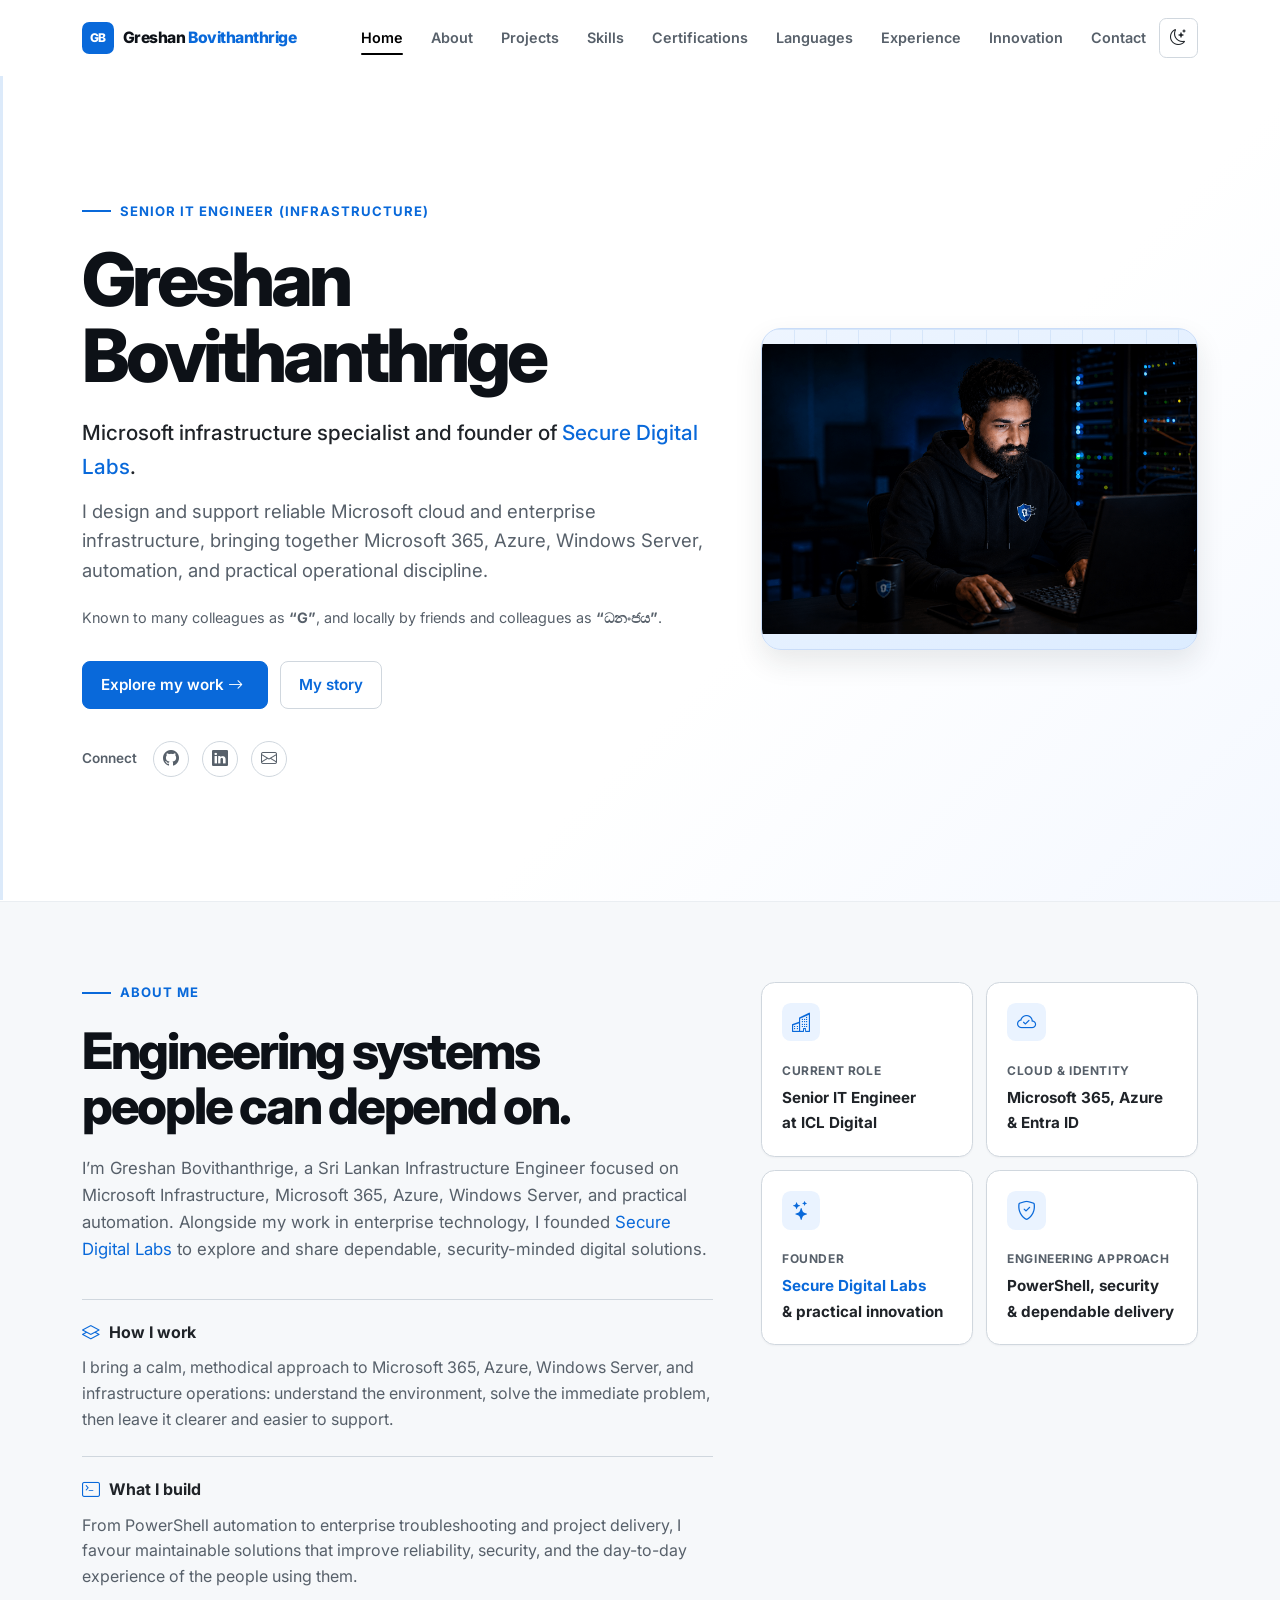
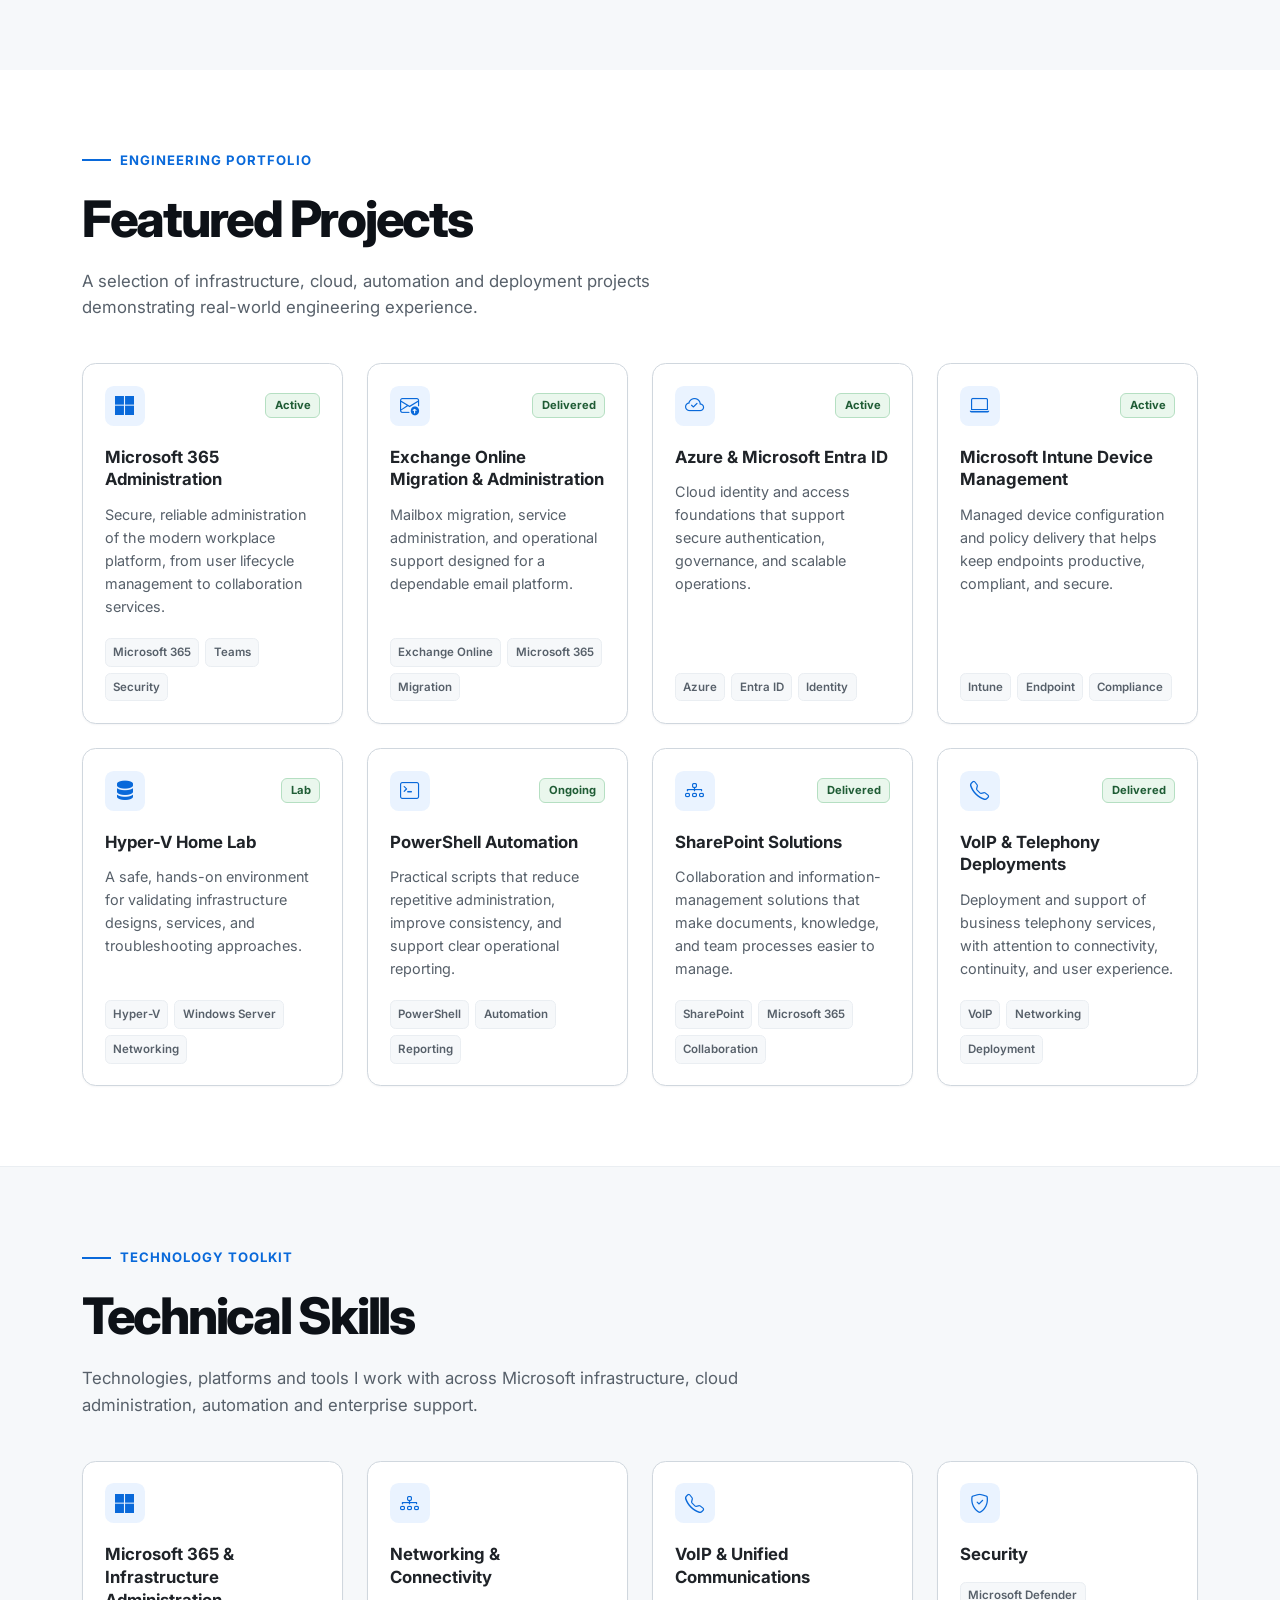
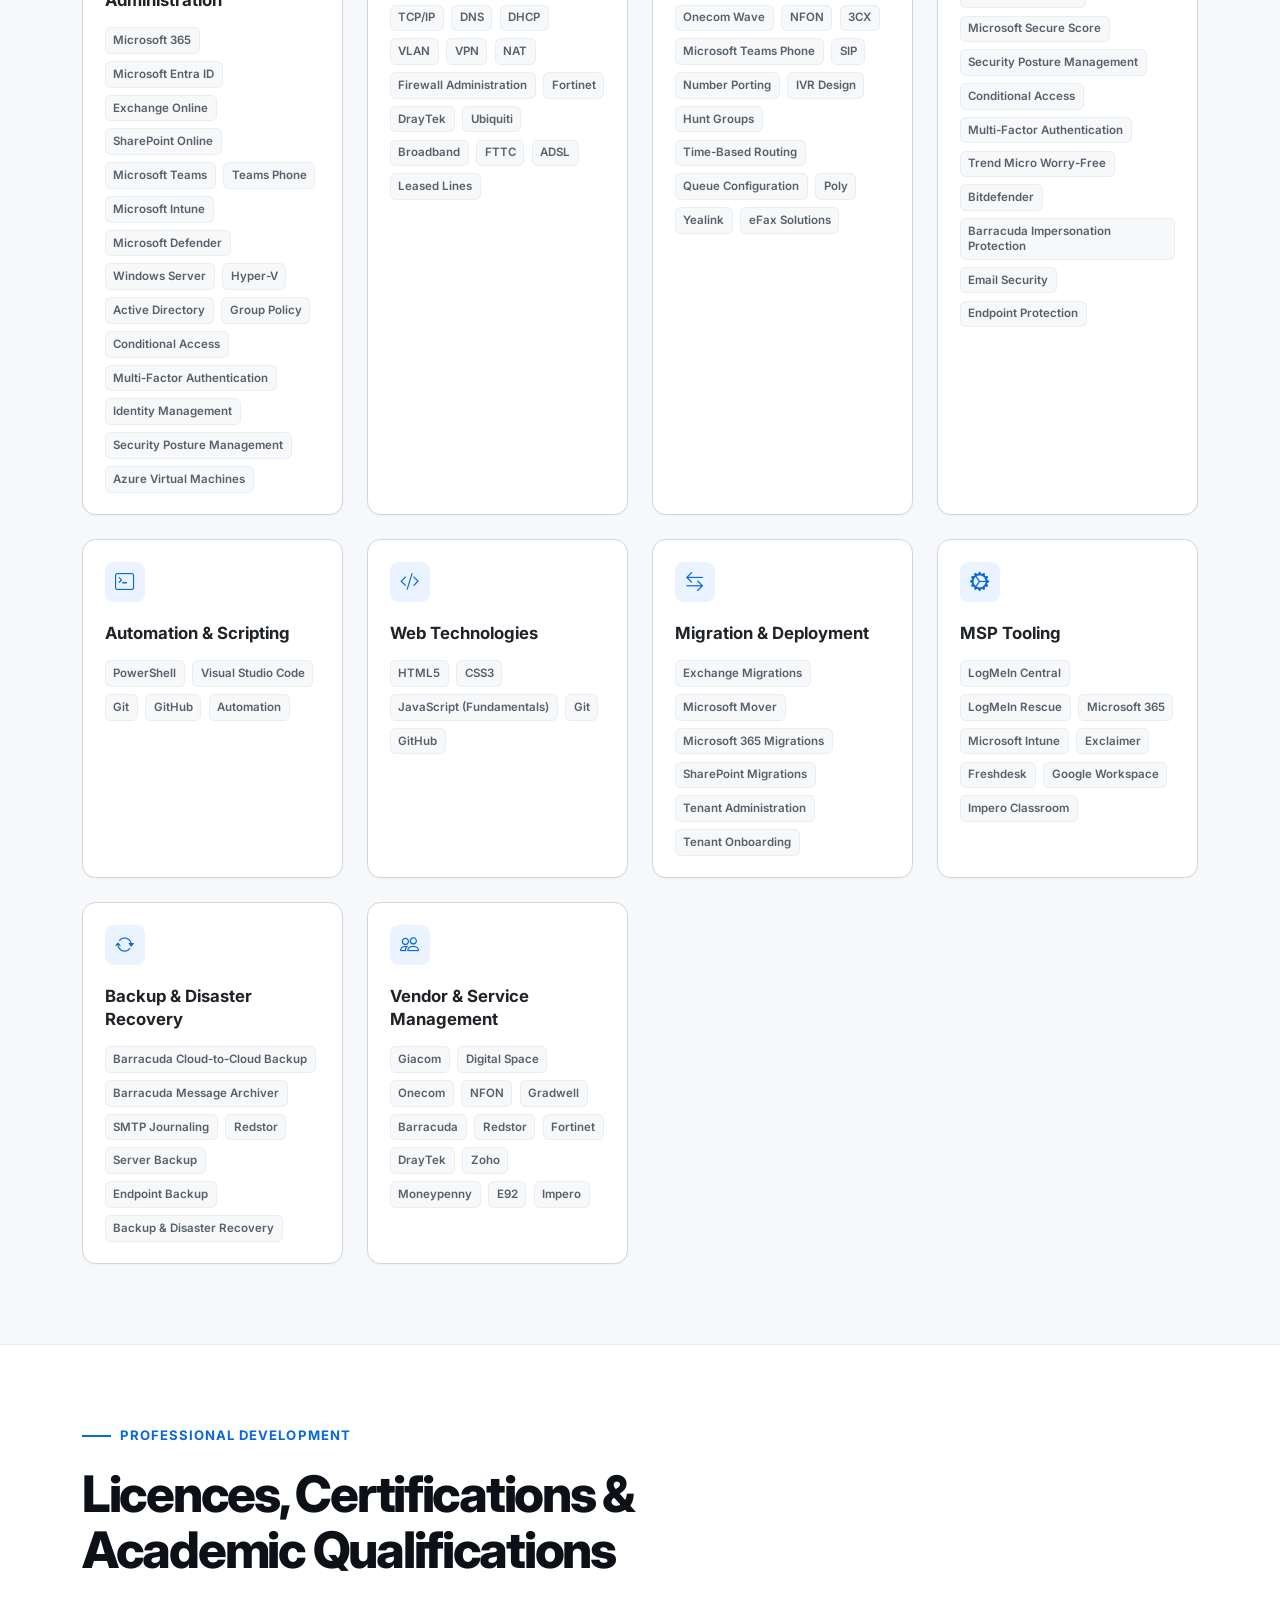
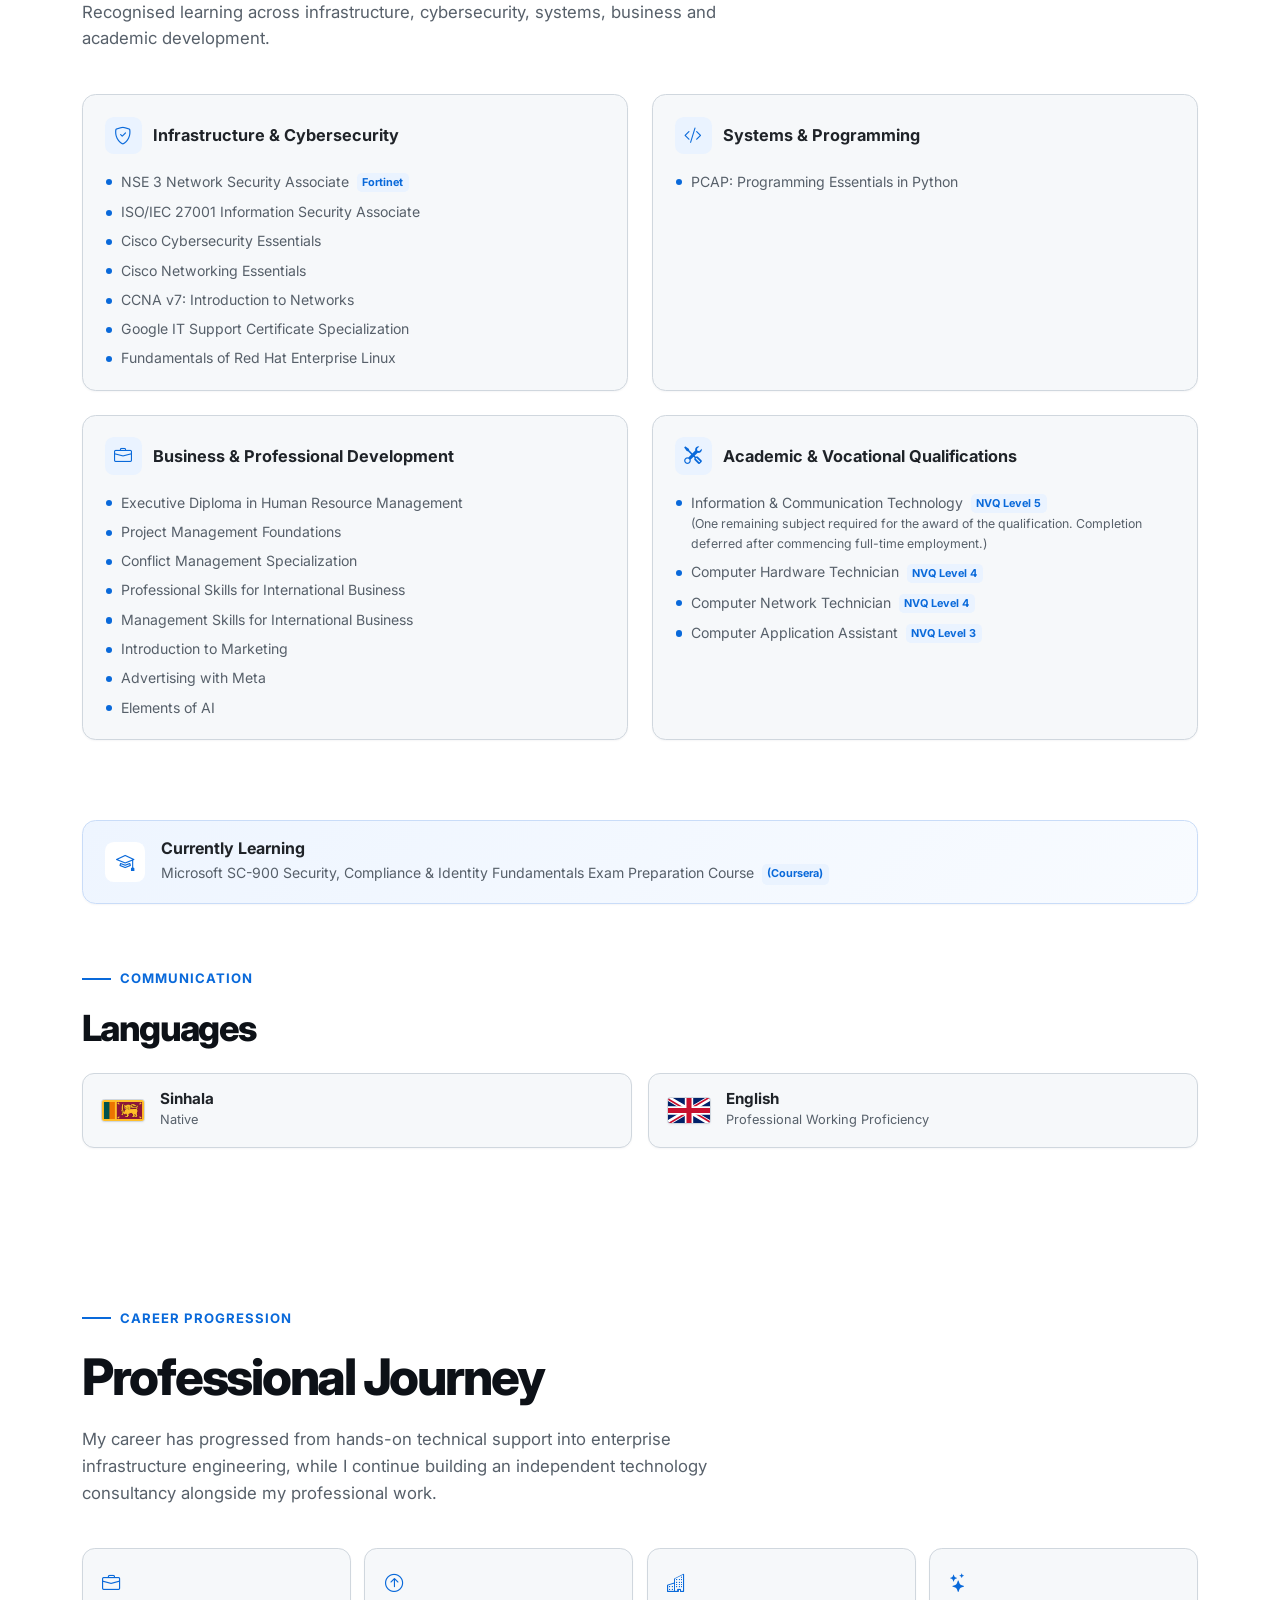
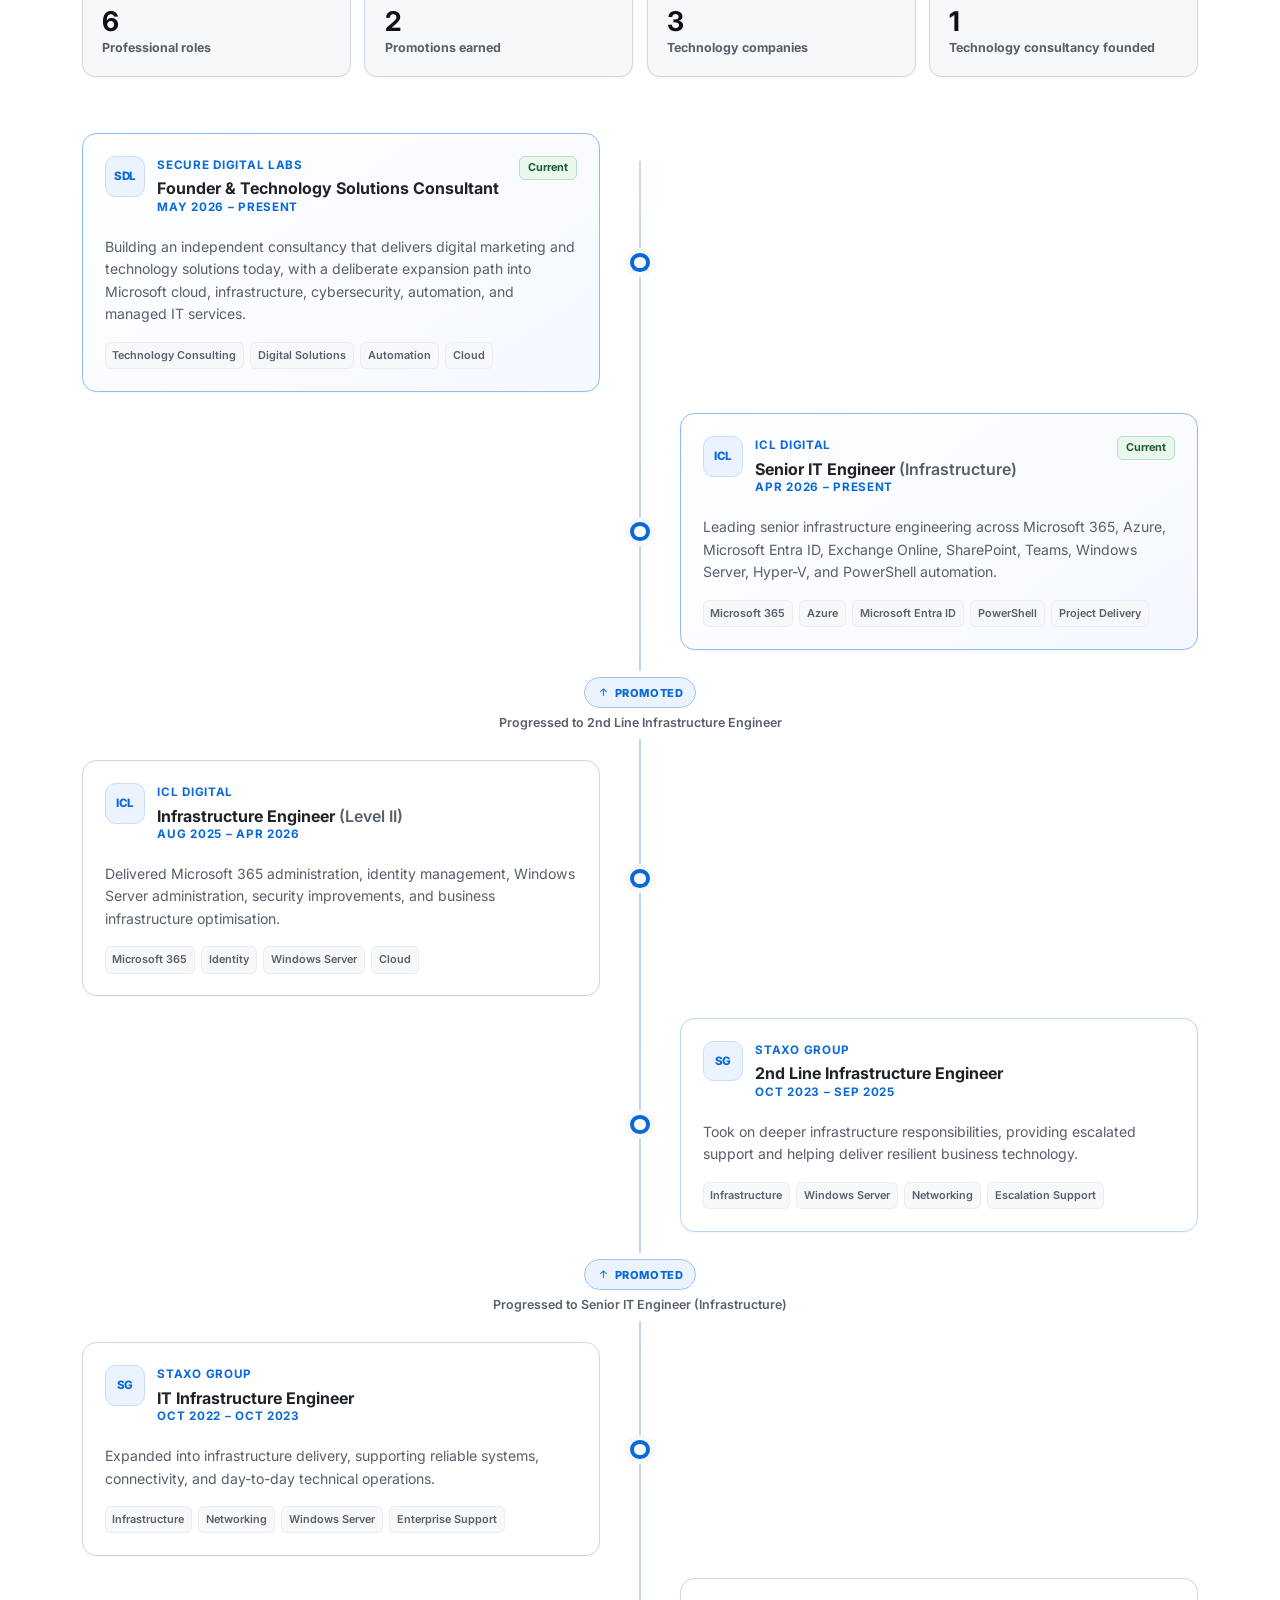
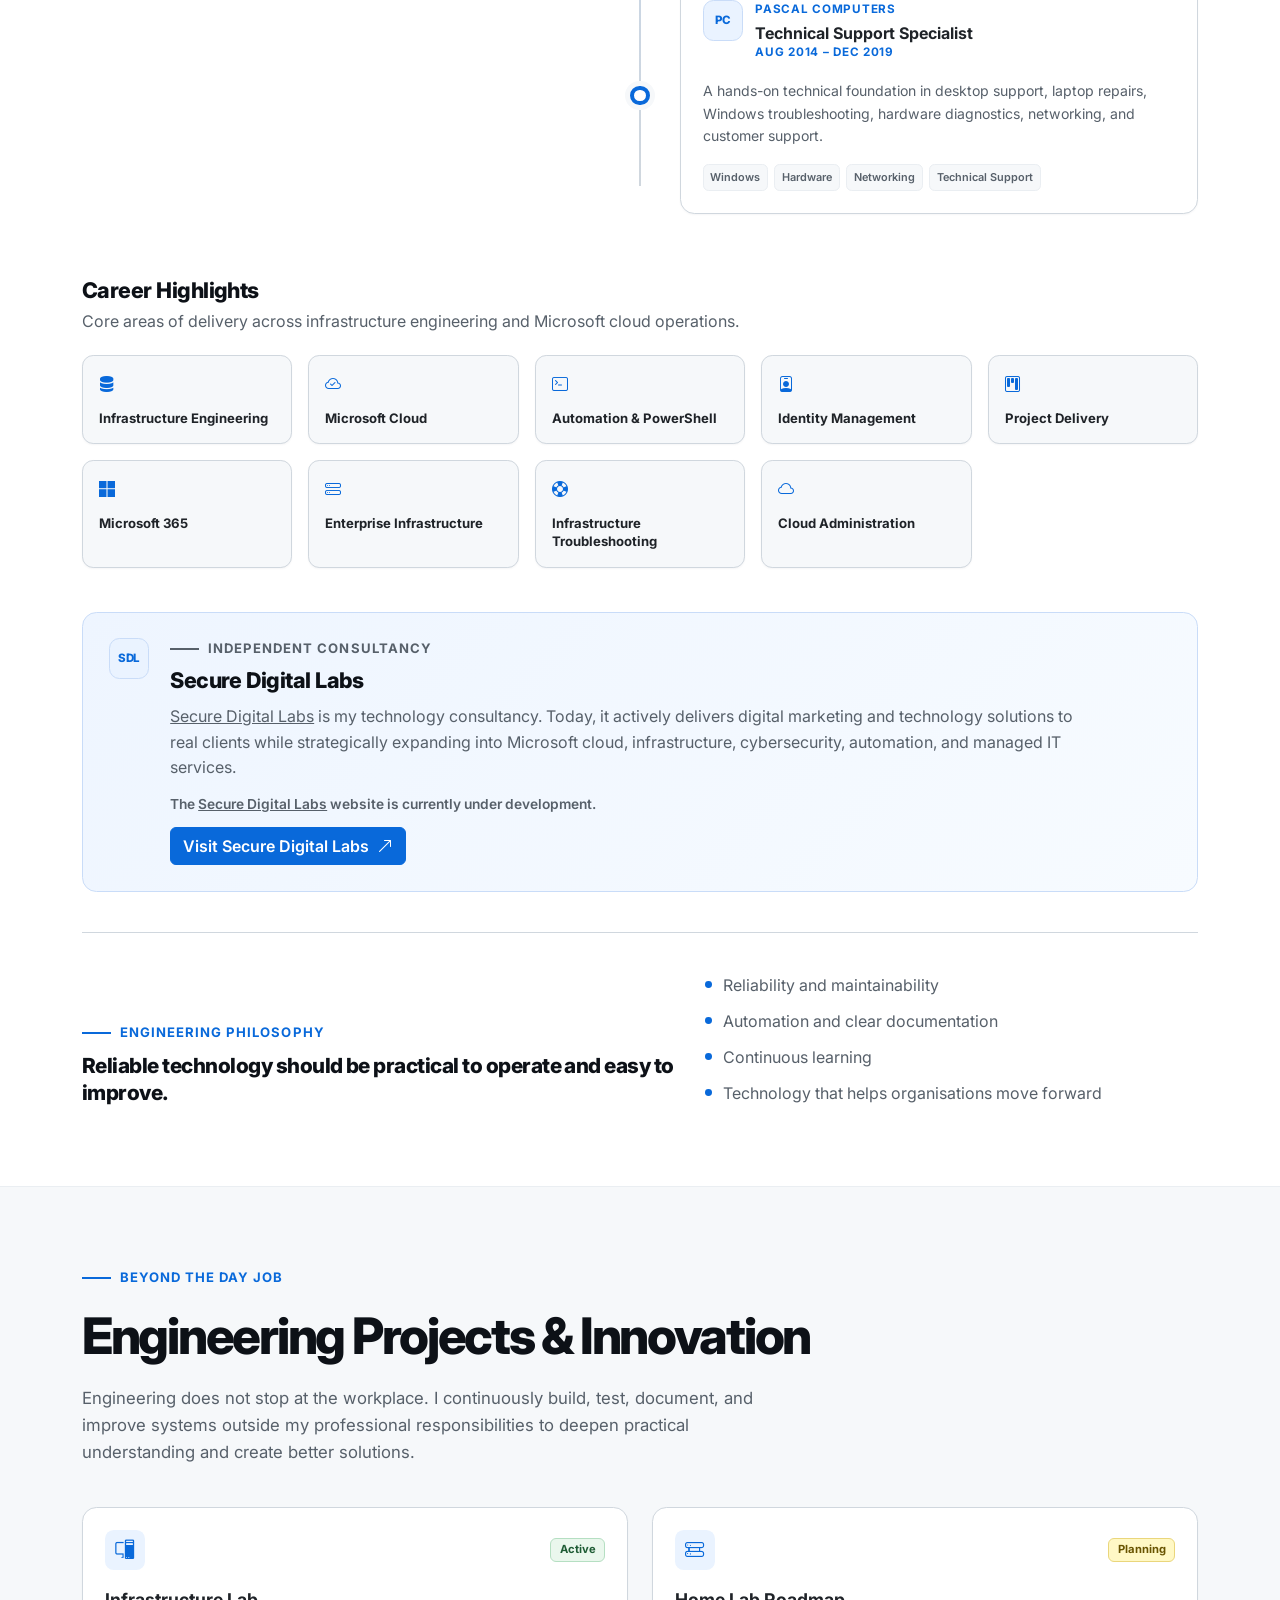
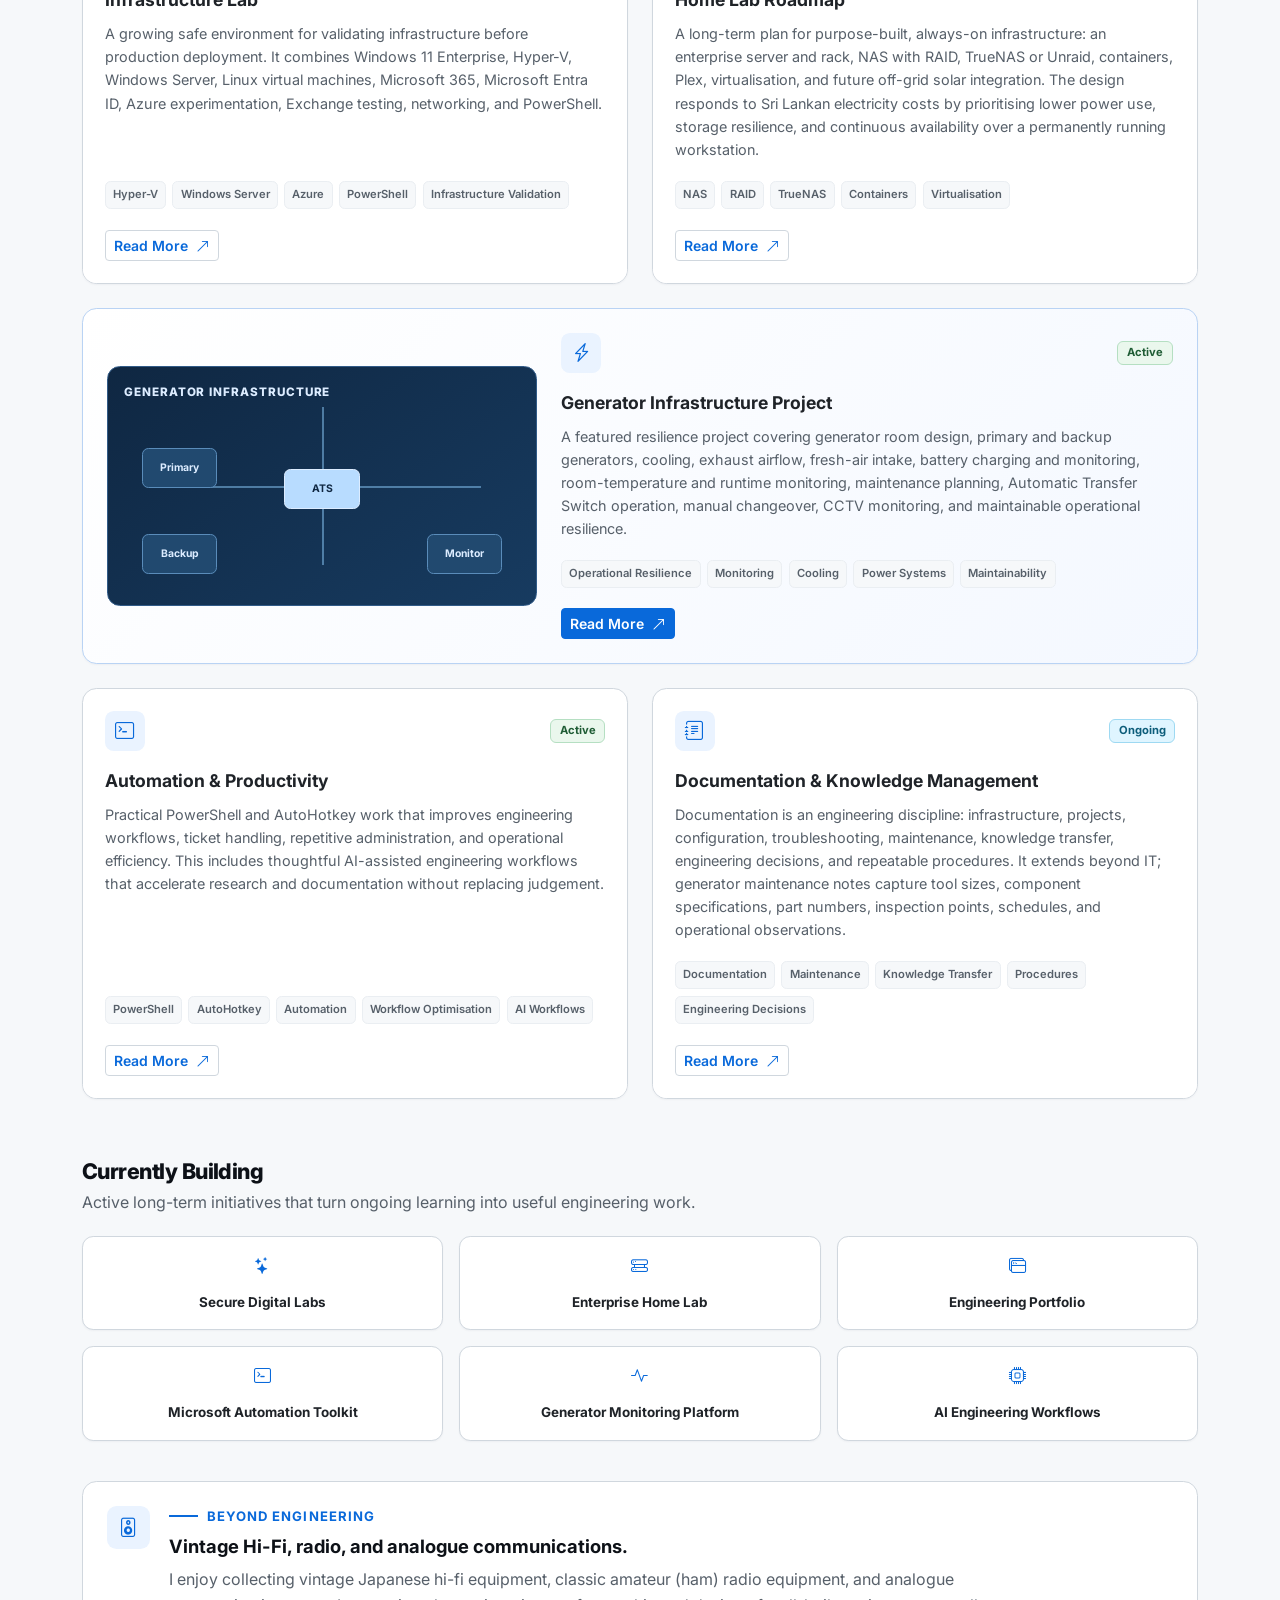
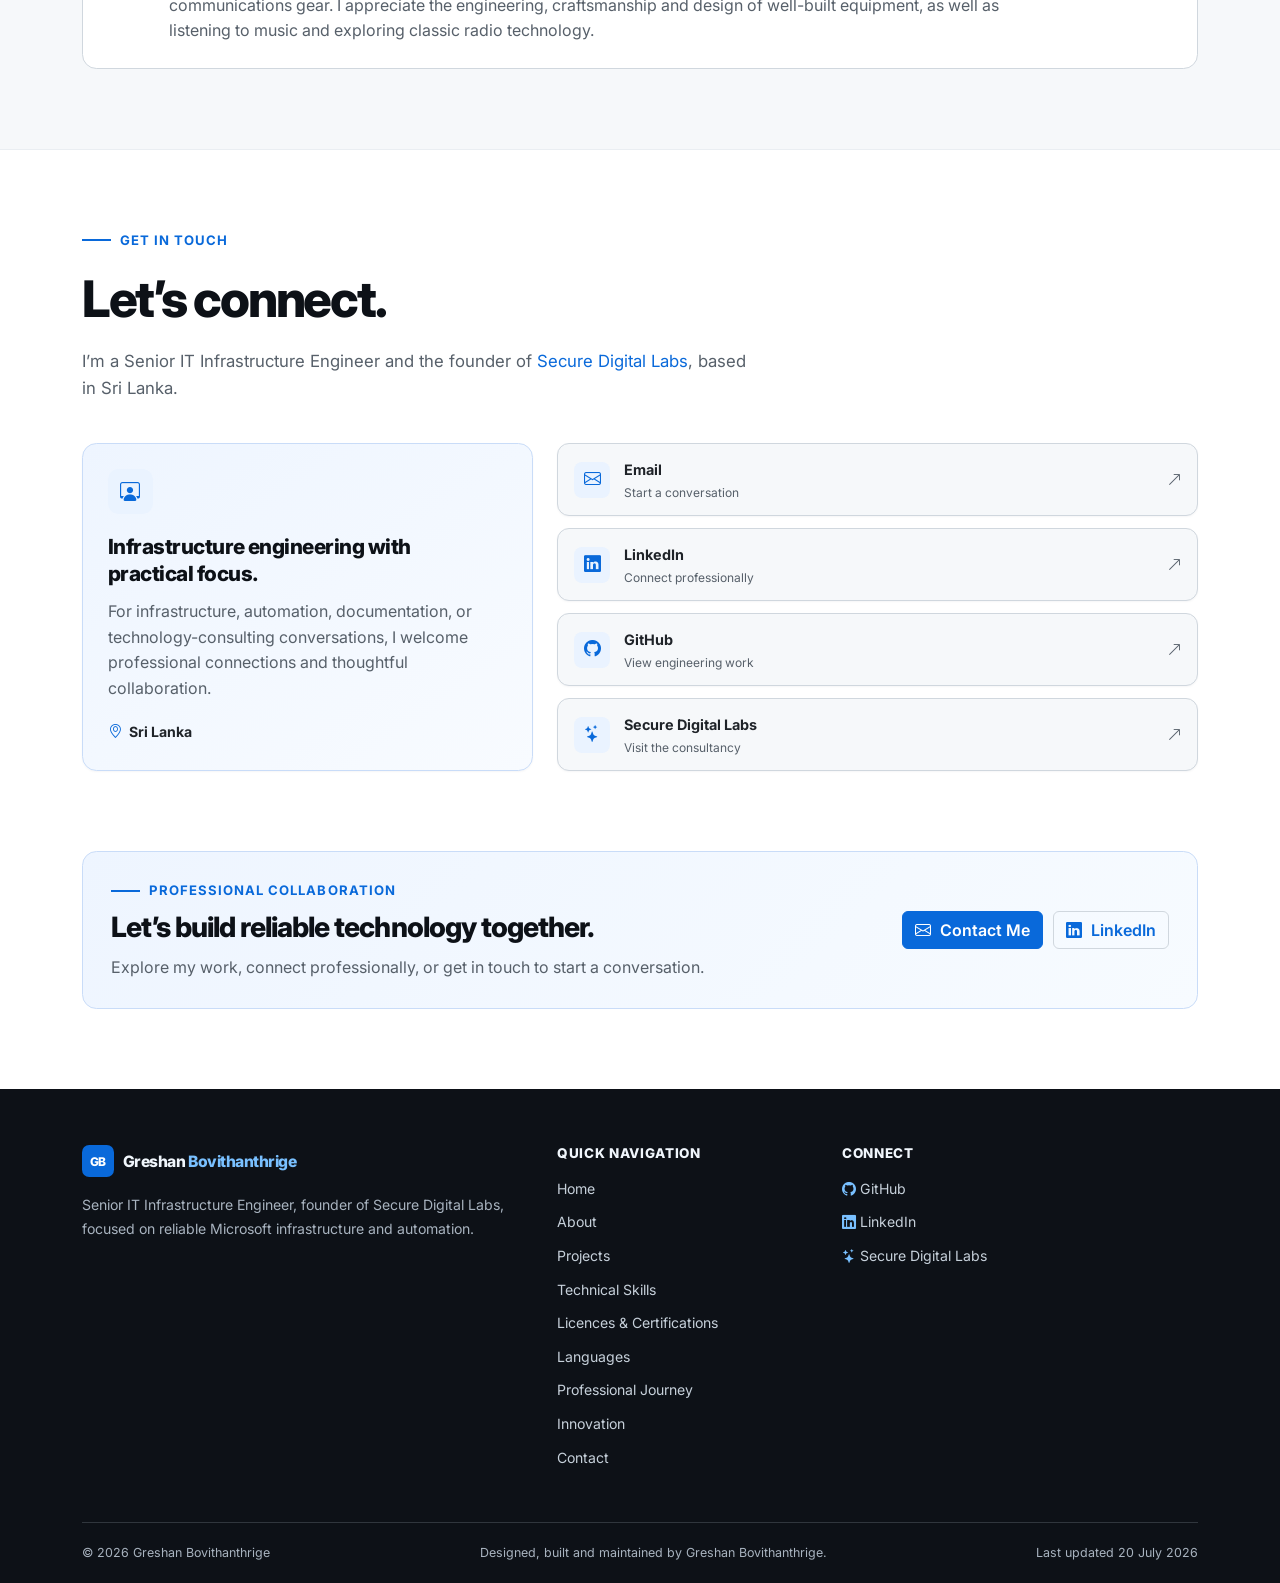
<file: index.html>
<!DOCTYPE html>
<html lang="en">
<head>
    <meta charset="UTF-8">
    <meta name="viewport" content="width=device-width, initial-scale=1.0">
    <meta name="description" content="Greshan Bovithanthrige is an Infrastructure Engineer specialising in Microsoft 365, enterprise infrastructure, automation, and technical documentation.">
    <meta name="theme-color" content="#ffffff">
    <title>Greshan Bovithanthrige | Infrastructure Engineer</title>
    <link rel="canonical" href="https://greshan.securedigitallabs.com/">
    <meta property="og:type" content="website">
    <meta property="og:title" content="Greshan Bovithanthrige | Infrastructure Engineer">
    <meta property="og:description" content="Infrastructure engineering across Microsoft 365, Azure, Windows Server, automation, and dependable operational delivery.">
    <meta property="og:url" content="https://greshan.securedigitallabs.com/">
    <meta property="og:image" content="https://greshan.securedigitallabs.com/assets/images/profile/hero%20image%20-%20compressed.png">
    <meta name="twitter:card" content="summary_large_image">
    <meta name="twitter:title" content="Greshan Bovithanthrige | Infrastructure Engineer">
    <meta name="twitter:description" content="Microsoft infrastructure, cloud, automation, and practical engineering delivery.">
    <meta name="twitter:image" content="https://greshan.securedigitallabs.com/assets/images/profile/hero%20image%20-%20compressed.png">

    <link rel="icon" href="assets/img/favicon.svg?v=2026" type="image/svg+xml">
    <link rel="shortcut icon" href="assets/img/favicon.svg?v=2026" type="image/svg+xml">
    <link rel="mask-icon" href="assets/img/favicon.svg?v=2026" color="#0969da">

    <link rel="preconnect" href="https://cdn.jsdelivr.net">
    <link rel="preconnect" href="https://fonts.googleapis.com">
    <link rel="preconnect" href="https://fonts.gstatic.com" crossorigin>
    <link href="https://fonts.googleapis.com/css2?family=Inter:wght@400;500;600;700;800&display=swap" rel="stylesheet">
    <link href="https://cdn.jsdelivr.net/npm/bootstrap@5.3.8/dist/css/bootstrap.min.css" rel="stylesheet">
    <link href="https://cdn.jsdelivr.net/npm/bootstrap-icons@1.13.1/font/bootstrap-icons.min.css" rel="stylesheet">

    <link rel="stylesheet" href="assets/css/style.css">
    <link rel="stylesheet" href="assets/css/layout.css">
    <link rel="stylesheet" href="assets/css/components.css">
    <link rel="stylesheet" href="assets/css/responsive.css">
    <link rel="stylesheet" href="assets/css/animations.css">
    <link rel="stylesheet" href="assets/css/darkmode.css">
    <link rel="stylesheet" href="assets/css/print.css" media="print">
    <script src="assets/js/url-normalizer.js"></script>
</head>
<body data-bs-spy="scroll" data-bs-target="#primary-navigation" data-bs-offset="100">
    <a class="skip-link" href="#main-content">Skip to content</a>

    <header class="site-header" id="site-header">
        <nav class="navbar navbar-expand-xl" aria-label="Primary navigation">
            <div class="container">
                <a class="navbar-brand" href="/" aria-label="Greshan Bovithanthrige home">
                    <span class="brand-monogram" aria-hidden="true">GB</span>
                    <span class="brand-name">Greshan <span>Bovithanthrige</span></span>
                </a>

                <div class="header-actions ms-auto order-xl-2">
                    <button class="theme-toggle" id="theme-toggle" type="button" aria-label="Switch to dark mode" aria-pressed="false">
                        <i class="bi bi-moon-stars" aria-hidden="true"></i>
                    </button>
                    <button class="navbar-toggler" type="button" data-bs-toggle="collapse" data-bs-target="#primary-navigation" aria-controls="primary-navigation" aria-expanded="false" aria-label="Toggle navigation">
                        <span class="navbar-toggler-icon"></span>
                    </button>
                </div>

                <div class="collapse navbar-collapse order-xl-1" id="primary-navigation">
                    <ul class="navbar-nav ms-xl-auto align-items-xl-center">
                        <li class="nav-item"><a class="nav-link active" href="/" aria-current="page">Home</a></li>
                        <li class="nav-item"><a class="nav-link" href="#about">About</a></li>
                        <li class="nav-item"><a class="nav-link" href="#projects">Projects</a></li>
                        <li class="nav-item"><a class="nav-link" href="#skills">Skills</a></li>
                        <li class="nav-item"><a class="nav-link" href="#certifications">Certifications</a></li>
                        <li class="nav-item"><a class="nav-link" href="#languages">Languages</a></li>
                        <li class="nav-item"><a class="nav-link" href="#experience">Experience</a></li>
                        <li class="nav-item"><a class="nav-link" href="#innovation">Innovation</a></li>
                        <li class="nav-item"><a class="nav-link" href="#contact">Contact</a></li>
                    </ul>
                </div>
            </div>
        </nav>
    </header>

    <main id="main-content">
        <section class="hero" id="home" aria-labelledby="hero-title">
            <div class="container">
                <div class="row align-items-center g-5">
                    <div class="col-lg-7 hero-content">
                        <p class="eyebrow"><span aria-hidden="true"></span> Senior IT Engineer (Infrastructure)</p>
                        <h1 id="hero-title">Greshan Bovithanthrige</h1>
                        <p class="hero-role">Microsoft infrastructure specialist and founder of <a href="https://securedigitallabs.com/?from=portfolio" target="_blank" rel="noreferrer">Secure Digital Labs</a>.</p>
                        <p class="hero-intro">I design and support reliable Microsoft cloud and enterprise infrastructure, bringing together Microsoft 365, Azure, Windows Server, automation, and practical operational discipline.</p>
                        <p class="hero-identity">Known to many colleagues as <strong>“G”</strong>, and locally by friends and colleagues as <strong>“ධනංජය”</strong>.</p>
                        <div class="hero-actions">
                            <a class="btn btn-primary btn-lg" href="#projects">Explore my work <i class="bi bi-arrow-right" aria-hidden="true"></i></a>
                            <a class="btn btn-outline-primary btn-lg" href="#about">My story</a>
                        </div>
                        <div class="hero-socials" aria-label="Professional profiles">
                            <span>Connect</span>
                            <a href="https://github.com/GreshanBovithanthrige" target="_blank" rel="noreferrer" aria-label="GitHub profile"><i class="bi bi-github" aria-hidden="true"></i></a>
                            <a href="https://www.linkedin.com/in/greshanbovithanthrige/" target="_blank" rel="noreferrer" aria-label="LinkedIn profile"><i class="bi bi-linkedin" aria-hidden="true"></i></a>
                            <a href="#contact" aria-label="Contact Greshan"><i class="bi bi-envelope" aria-hidden="true"></i></a>
                        </div>
                    </div>
                    <div class="col-lg-5 hero-visual">
                        <figure class="profile-card">
                            <div class="profile-card__grid" aria-hidden="true"></div>
                            <img class="profile-image" src="assets/images/profile/hero%20image%20-%20compressed.png" alt="Greshan Bovithanthrige" width="1537" height="1023" fetchpriority="high" decoding="async">
                            <figcaption class="profile-card__status"><span aria-hidden="true"></span> Founder, <a href="https://securedigitallabs.com/?from=portfolio" target="_blank" rel="noreferrer">Secure Digital Labs</a></figcaption>
                        </figure>
                    </div>
                </div>
            </div>
        </section>

        <section class="about-section" id="about" aria-labelledby="about-title">
            <div class="container">
                <div class="row g-5 align-items-start">
                    <div class="col-lg-7 reveal">
                        <p class="eyebrow"><span aria-hidden="true"></span> About me</p>
                        <h2 class="section-title" id="about-title">Engineering systems people can depend on.</h2>
                        <p class="section-intro">I’m Greshan Bovithanthrige, a Sri Lankan Infrastructure Engineer focused on Microsoft Infrastructure, Microsoft 365, Azure, Windows Server, and practical automation. Alongside my work in enterprise technology, I founded <a href="https://securedigitallabs.com/?from=portfolio" target="_blank" rel="noreferrer">Secure Digital Labs</a> to explore and share dependable, security-minded digital solutions.</p>

                        <div class="about-detail">
                            <section aria-labelledby="strengths-title">
                                <h3 id="strengths-title"><i class="bi bi-layers" aria-hidden="true"></i> How I work</h3>
                                <p>I bring a calm, methodical approach to Microsoft 365, Azure, Windows Server, and infrastructure operations: understand the environment, solve the immediate problem, then leave it clearer and easier to support.</p>
                            </section>
                            <section aria-labelledby="about-highlights-title">
                                <h3 id="about-highlights-title"><i class="bi bi-terminal" aria-hidden="true"></i> What I build</h3>
                                <p>From PowerShell automation to enterprise troubleshooting and project delivery, I favour maintainable solutions that improve reliability, security, and the day-to-day experience of the people using them.</p>
                            </section>
                        </div>
                    </div>

                    <div class="col-lg-5 reveal reveal--delayed about-facts-column">
                        <div class="about-facts" aria-label="Professional quick facts">
                            <article class="fact-card">
                                <i class="bi bi-buildings" aria-hidden="true"></i>
                                <div><span>Current role</span><strong>Senior IT Engineer<br>at ICL Digital</strong></div>
                            </article>
                            <article class="fact-card">
                                <i class="bi bi-cloud-check" aria-hidden="true"></i>
                                <div><span>Cloud &amp; identity</span><strong>Microsoft 365, Azure<br>&amp; Entra ID</strong></div>
                            </article>
                            <article class="fact-card">
                                <i class="bi bi-stars" aria-hidden="true"></i>
                                <div><span>Founder</span><strong><a href="https://securedigitallabs.com/?from=portfolio" target="_blank" rel="noreferrer">Secure Digital Labs</a><br>&amp; practical innovation</strong></div>
                            </article>
                            <article class="fact-card">
                                <i class="bi bi-shield-check" aria-hidden="true"></i>
                                <div><span>Engineering approach</span><strong>PowerShell, security<br>&amp; dependable delivery</strong></div>
                            </article>
                        </div>
                    </div>
                </div>
            </div>
        </section>

        <section class="projects-section" id="projects" aria-labelledby="projects-title">
            <div class="container">
                <div class="section-heading reveal">
                    <p class="eyebrow"><span aria-hidden="true"></span> Engineering portfolio</p>
                    <h2 class="section-title" id="projects-title">Featured Projects</h2>
                    <p class="section-intro">A selection of infrastructure, cloud, automation and deployment projects demonstrating real-world engineering experience.</p>
                </div>

                <div class="row g-4 reveal reveal--delayed">
                    <div class="col-sm-6 col-xl-3">
                        <article class="card project-card h-100">
                            <div class="card-body"><div class="project-card__top"><i class="bi bi-microsoft project-card__icon" aria-hidden="true"></i><span class="badge project-status">Active</span></div><h3 class="card-title">Microsoft 365 Administration</h3><p class="card-text">Secure, reliable administration of the modern workplace platform, from user lifecycle management to collaboration services.</p><div class="project-technologies" aria-label="Technologies used"><span>Microsoft 365</span><span>Teams</span><span>Security</span></div></div>
                        </article>
                    </div>
                    <div class="col-sm-6 col-xl-3">
                        <article class="card project-card h-100">
                            <div class="card-body"><div class="project-card__top"><i class="bi bi-envelope-arrow-up project-card__icon" aria-hidden="true"></i><span class="badge project-status">Delivered</span></div><h3 class="card-title">Exchange Online Migration &amp; Administration</h3><p class="card-text">Mailbox migration, service administration, and operational support designed for a dependable email platform.</p><div class="project-technologies" aria-label="Technologies used"><span>Exchange Online</span><span>Microsoft 365</span><span>Migration</span></div></div>
                        </article>
                    </div>
                    <div class="col-sm-6 col-xl-3">
                        <article class="card project-card h-100">
                            <div class="card-body"><div class="project-card__top"><i class="bi bi-cloud-check project-card__icon" aria-hidden="true"></i><span class="badge project-status">Active</span></div><h3 class="card-title">Azure &amp; Microsoft Entra ID</h3><p class="card-text">Cloud identity and access foundations that support secure authentication, governance, and scalable operations.</p><div class="project-technologies" aria-label="Technologies used"><span>Azure</span><span>Entra ID</span><span>Identity</span></div></div>
                        </article>
                    </div>
                    <div class="col-sm-6 col-xl-3">
                        <article class="card project-card h-100">
                            <div class="card-body"><div class="project-card__top"><i class="bi bi-laptop project-card__icon" aria-hidden="true"></i><span class="badge project-status">Active</span></div><h3 class="card-title">Microsoft Intune Device Management</h3><p class="card-text">Managed device configuration and policy delivery that helps keep endpoints productive, compliant, and secure.</p><div class="project-technologies" aria-label="Technologies used"><span>Intune</span><span>Endpoint</span><span>Compliance</span></div></div>
                        </article>
                    </div>
                    <div class="col-sm-6 col-xl-3">
                        <article class="card project-card h-100">
                            <div class="card-body"><div class="project-card__top"><i class="bi bi-server project-card__icon" aria-hidden="true"></i><span class="badge project-status">Lab</span></div><h3 class="card-title">Hyper-V Home Lab</h3><p class="card-text">A safe, hands-on environment for validating infrastructure designs, services, and troubleshooting approaches.</p><div class="project-technologies" aria-label="Technologies used"><span>Hyper-V</span><span>Windows Server</span><span>Networking</span></div></div>
                        </article>
                    </div>
                    <div class="col-sm-6 col-xl-3">
                        <article class="card project-card h-100">
                            <div class="card-body"><div class="project-card__top"><i class="bi bi-terminal project-card__icon" aria-hidden="true"></i><span class="badge project-status">Ongoing</span></div><h3 class="card-title">PowerShell Automation</h3><p class="card-text">Practical scripts that reduce repetitive administration, improve consistency, and support clear operational reporting.</p><div class="project-technologies" aria-label="Technologies used"><span>PowerShell</span><span>Automation</span><span>Reporting</span></div></div>
                        </article>
                    </div>
                    <div class="col-sm-6 col-xl-3">
                        <article class="card project-card h-100">
                            <div class="card-body"><div class="project-card__top"><i class="bi bi-diagram-3 project-card__icon" aria-hidden="true"></i><span class="badge project-status">Delivered</span></div><h3 class="card-title">SharePoint Solutions</h3><p class="card-text">Collaboration and information-management solutions that make documents, knowledge, and team processes easier to manage.</p><div class="project-technologies" aria-label="Technologies used"><span>SharePoint</span><span>Microsoft 365</span><span>Collaboration</span></div></div>
                        </article>
                    </div>
                    <div class="col-sm-6 col-xl-3">
                        <article class="card project-card h-100">
                            <div class="card-body"><div class="project-card__top"><i class="bi bi-telephone project-card__icon" aria-hidden="true"></i><span class="badge project-status">Delivered</span></div><h3 class="card-title">VoIP &amp; Telephony Deployments</h3><p class="card-text">Deployment and support of business telephony services, with attention to connectivity, continuity, and user experience.</p><div class="project-technologies" aria-label="Technologies used"><span>VoIP</span><span>Networking</span><span>Deployment</span></div></div>
                        </article>
                    </div>
                </div>
            </div>
        </section>

        <section class="skills-section" id="skills" aria-labelledby="skills-title">
            <div class="container">
                <div class="section-heading reveal">
                    <p class="eyebrow"><span aria-hidden="true"></span> Technology toolkit</p>
                    <h2 class="section-title" id="skills-title">Technical Skills</h2>
                    <p class="section-intro">Technologies, platforms and tools I work with across Microsoft infrastructure, cloud administration, automation and enterprise support.</p>
                </div>

                <div class="row row-cols-1 row-cols-md-2 row-cols-xl-4 g-4 reveal reveal--delayed">
                    <div class="col"><article class="card skill-card h-100"><div class="card-body"><i class="bi bi-microsoft skill-card__icon" aria-hidden="true"></i><h3 class="card-title">Microsoft 365 &amp; Infrastructure Administration</h3><div class="skill-badges" aria-label="Microsoft 365 and infrastructure administration technologies"><span>Microsoft 365</span><span>Microsoft Entra ID</span><span>Exchange Online</span><span>SharePoint Online</span><span>Microsoft Teams</span><span>Teams Phone</span><span>Microsoft Intune</span><span>Microsoft Defender</span><span>Windows Server</span><span>Hyper-V</span><span>Active Directory</span><span>Group Policy</span><span>Conditional Access</span><span>Multi-Factor Authentication</span><span>Identity Management</span><span>Security Posture Management</span><span>Azure Virtual Machines</span></div></div></article></div>
                    <div class="col"><article class="card skill-card h-100"><div class="card-body"><i class="bi bi-diagram-3 skill-card__icon" aria-hidden="true"></i><h3 class="card-title">Networking &amp; Connectivity</h3><div class="skill-badges" aria-label="Networking and connectivity technologies"><span>TCP/IP</span><span>DNS</span><span>DHCP</span><span>VLAN</span><span>VPN</span><span>NAT</span><span>Firewall Administration</span><span>Fortinet</span><span>DrayTek</span><span>Ubiquiti</span><span>Broadband</span><span>FTTC</span><span>ADSL</span><span>Leased Lines</span></div></div></article></div>
                    <div class="col"><article class="card skill-card h-100"><div class="card-body"><i class="bi bi-telephone skill-card__icon" aria-hidden="true"></i><h3 class="card-title">VoIP &amp; Unified Communications</h3><div class="skill-badges" aria-label="VoIP and unified communications technologies"><span>Onecom Wave</span><span>NFON</span><span>3CX</span><span>Microsoft Teams Phone</span><span>SIP</span><span>Number Porting</span><span>IVR Design</span><span>Hunt Groups</span><span>Time-Based Routing</span><span>Queue Configuration</span><span>Poly</span><span>Yealink</span><span>eFax Solutions</span></div></div></article></div>
                    <div class="col"><article class="card skill-card h-100"><div class="card-body"><i class="bi bi-shield-check skill-card__icon" aria-hidden="true"></i><h3 class="card-title">Security</h3><div class="skill-badges" aria-label="Security technologies"><span>Microsoft Defender</span><span>Microsoft Secure Score</span><span>Security Posture Management</span><span>Conditional Access</span><span>Multi-Factor Authentication</span><span>Trend Micro Worry-Free</span><span>Bitdefender</span><span>Barracuda Impersonation Protection</span><span>Email Security</span><span>Endpoint Protection</span></div></div></article></div>
                    <div class="col"><article class="card skill-card h-100"><div class="card-body"><i class="bi bi-terminal skill-card__icon" aria-hidden="true"></i><h3 class="card-title">Automation &amp; Scripting</h3><div class="skill-badges" aria-label="Automation and scripting technologies"><span>PowerShell</span><span>Visual Studio Code</span><span>Git</span><span>GitHub</span><span>Automation</span></div></div></article></div>
                    <div class="col"><article class="card skill-card h-100"><div class="card-body"><i class="bi bi-code-slash skill-card__icon" aria-hidden="true"></i><h3 class="card-title">Web Technologies</h3><div class="skill-badges" aria-label="Web technologies"><span>HTML5</span><span>CSS3</span><span>JavaScript (Fundamentals)</span><span>Git</span><span>GitHub</span></div></div></article></div>
                    <div class="col"><article class="card skill-card h-100"><div class="card-body"><i class="bi bi-arrow-left-right skill-card__icon" aria-hidden="true"></i><h3 class="card-title">Migration &amp; Deployment</h3><div class="skill-badges" aria-label="Migration and deployment technologies"><span>Exchange Migrations</span><span>Microsoft Mover</span><span>Microsoft 365 Migrations</span><span>SharePoint Migrations</span><span>Tenant Administration</span><span>Tenant Onboarding</span></div></div></article></div>
                    <div class="col"><article class="card skill-card h-100"><div class="card-body"><i class="bi bi-gear-wide-connected skill-card__icon" aria-hidden="true"></i><h3 class="card-title">MSP Tooling</h3><div class="skill-badges" aria-label="Managed service provider tools"><span>LogMeIn Central</span><span>LogMeIn Rescue</span><span>Microsoft 365</span><span>Microsoft Intune</span><span>Exclaimer</span><span>Freshdesk</span><span>Google Workspace</span><span>Impero Classroom</span></div></div></article></div>
                    <div class="col"><article class="card skill-card h-100"><div class="card-body"><i class="bi bi-arrow-repeat skill-card__icon" aria-hidden="true"></i><h3 class="card-title">Backup &amp; Disaster Recovery</h3><div class="skill-badges" aria-label="Backup and disaster recovery technologies"><span>Barracuda Cloud-to-Cloud Backup</span><span>Barracuda Message Archiver</span><span>SMTP Journaling</span><span>Redstor</span><span>Server Backup</span><span>Endpoint Backup</span><span>Backup &amp; Disaster Recovery</span></div></div></article></div>
                    <div class="col"><article class="card skill-card h-100"><div class="card-body"><i class="bi bi-people skill-card__icon" aria-hidden="true"></i><h3 class="card-title">Vendor &amp; Service Management</h3><div class="skill-badges" aria-label="Vendor and service management partners"><span>Giacom</span><span>Digital Space</span><span>Onecom</span><span>NFON</span><span>Gradwell</span><span>Barracuda</span><span>Redstor</span><span>Fortinet</span><span>DrayTek</span><span>Zoho</span><span>Moneypenny</span><span>E92</span><span>Impero</span></div></div></article></div>
                </div>
            </div>
        </section>

        <section class="certifications-section" id="certifications" aria-labelledby="certifications-title">
            <div class="container">
                <div class="section-heading reveal">
                    <p class="eyebrow"><span aria-hidden="true"></span> Professional development</p>
                    <h2 class="section-title" id="certifications-title">Licences, Certifications &amp; Academic Qualifications</h2>
                    <p class="section-intro">Recognised learning across infrastructure, cybersecurity, systems, business and academic development.</p>
                </div>

                <div class="row row-cols-1 row-cols-md-2 g-4 reveal reveal--delayed">
                    <div class="col">
                        <article class="card certification-card h-100">
                            <div class="card-body">
                                <div class="certification-card__heading"><i class="bi bi-shield-check" aria-hidden="true"></i><h3>Infrastructure &amp; Cybersecurity</h3></div>
                                <ul class="certification-list">
                                    <li>NSE 3 Network Security Associate <span>Fortinet</span></li>
                                    <li>ISO/IEC 27001 Information Security Associate</li>
                                    <li>Cisco Cybersecurity Essentials</li>
                                    <li>Cisco Networking Essentials</li>
                                    <li>CCNA v7: Introduction to Networks</li>
                                    <li>Google IT Support Certificate Specialization</li>
                                    <li>Fundamentals of Red Hat Enterprise Linux</li>
                                </ul>
                            </div>
                        </article>
                    </div>
                    <div class="col">
                        <article class="card certification-card h-100">
                            <div class="card-body">
                                <div class="certification-card__heading"><i class="bi bi-code-slash" aria-hidden="true"></i><h3>Systems &amp; Programming</h3></div>
                                <ul class="certification-list"><li>PCAP: Programming Essentials in Python</li></ul>
                            </div>
                        </article>
                    </div>
                    <div class="col">
                        <article class="card certification-card h-100">
                            <div class="card-body">
                                <div class="certification-card__heading"><i class="bi bi-briefcase" aria-hidden="true"></i><h3>Business &amp; Professional Development</h3></div>
                                <ul class="certification-list">
                                    <li>Executive Diploma in Human Resource Management</li>
                                    <li>Project Management Foundations</li>
                                    <li>Conflict Management Specialization</li>
                                    <li>Professional Skills for International Business</li>
                                    <li>Management Skills for International Business</li>
                                    <li>Introduction to Marketing</li>
                                    <li>Advertising with Meta</li>
                                    <li>Elements of AI</li>
                                </ul>
                            </div>
                        </article>
                    </div>
                    <div class="col">
                        <article class="card certification-card h-100">
                            <div class="card-body">
                                <div class="certification-card__heading"><i class="bi bi-tools" aria-hidden="true"></i><h3>Academic &amp; Vocational Qualifications</h3></div>
                                <ul class="certification-list">
                                    <li>Information &amp; Communication Technology <span>NVQ Level 5</span><br><small class="certification-list__note">(One remaining subject required for the award of the qualification. Completion deferred after commencing full-time employment.)</small></li>
                                    <li>Computer Hardware Technician <span>NVQ Level 4</span></li>
                                    <li>Computer Network Technician <span>NVQ Level 4</span></li>
                                    <li>Computer Application Assistant <span>NVQ Level 3</span></li>
                                </ul>
                            </div>
                        </article>
                    </div>
                </div>
            </div>
        </section>

        <section class="learning-section" aria-labelledby="learning-title">
            <div class="container">
                <article class="card learning-card reveal">
                    <div class="card-body"><i class="bi bi-mortarboard" aria-hidden="true"></i><div><h2 id="learning-title">Currently Learning</h2><p>Microsoft SC-900 Security, Compliance &amp; Identity Fundamentals Exam Preparation Course <span>(Coursera)</span></p></div></div>
                </article>
            </div>
        </section>

        <section class="languages-section" id="languages" aria-labelledby="languages-title">
            <div class="container">
                <div class="section-heading reveal"><p class="eyebrow"><span aria-hidden="true"></span> Communication</p><h2 class="section-title" id="languages-title">Languages</h2></div>
                <div class="row row-cols-1 row-cols-sm-2 g-3 reveal reveal--delayed">
                    <div class="col"><article class="language-card"><img class="language-card__flag" src="assets/img/flags/sri-lanka.svg" alt="" aria-hidden="true" width="44" height="29"><div><h3>Sinhala</h3><p>Native</p></div></article></div>
                    <div class="col"><article class="language-card"><img class="language-card__flag" src="assets/img/flags/united-kingdom.svg" alt="" aria-hidden="true" width="44" height="29"><div><h3>English</h3><p>Professional Working Proficiency</p></div></article></div>
                </div>
            </div>
        </section>

        <section class="journey-section" id="experience" aria-labelledby="journey-title">
            <div class="container">
                <div class="section-heading reveal">
                    <p class="eyebrow"><span aria-hidden="true"></span> Career progression</p>
                    <h2 class="section-title" id="journey-title">Professional Journey</h2>
                    <p class="section-intro">My career has progressed from hands-on technical support into enterprise infrastructure engineering, while I continue building an independent technology consultancy alongside my professional work.</p>
                </div>

                <section class="journey-overview reveal" aria-label="Career at a glance">
                    <article class="card journey-stat"><i class="bi bi-briefcase" aria-hidden="true"></i><strong>6</strong><span>Professional roles</span></article>
                    <article class="card journey-stat"><i class="bi bi-arrow-up-circle" aria-hidden="true"></i><strong>2</strong><span>Promotions earned</span></article>
                    <article class="card journey-stat"><i class="bi bi-buildings" aria-hidden="true"></i><strong>3</strong><span>Technology companies</span></article>
                    <article class="card journey-stat"><i class="bi bi-stars" aria-hidden="true"></i><strong>1</strong><span>Technology consultancy founded</span></article>
                </section>

                <ol class="premium-timeline list-unstyled reveal reveal--delayed">
                    <li class="timeline-entry timeline-entry--left">
                        <article class="card timeline-role-card timeline-role-card--current"><div class="card-body"><div class="timeline-role-card__header"><span class="company-monogram">SDL</span><div><p><a href="https://securedigitallabs.com/?from=portfolio" target="_blank" rel="noreferrer">Secure Digital Labs</a></p><h3>Founder &amp; Technology Solutions Consultant</h3><p class="timeline-date"><time datetime="2026-05">May 2026</time> – Present</p></div><span class="badge timeline-current">Current</span></div><p class="timeline-summary">Building an independent consultancy that delivers digital marketing and technology solutions today, with a deliberate expansion path into Microsoft cloud, infrastructure, cybersecurity, automation, and managed IT services.</p><div class="timeline-badges"><span>Technology Consulting</span><span>Digital Solutions</span><span>Automation</span><span>Cloud</span></div></div></article>
                        <span class="timeline-node" aria-hidden="true"></span>
                    </li>
                    <li class="timeline-entry timeline-entry--right">
                        <span class="timeline-node" aria-hidden="true"></span>
                        <article class="card timeline-role-card timeline-role-card--current"><div class="card-body"><div class="timeline-role-card__header"><span class="company-monogram">ICL</span><div><p>ICL Digital</p><h3>Senior IT Engineer <span>(Infrastructure)</span></h3><p class="timeline-date"><time datetime="2026-04">Apr 2026</time> – Present</p></div><span class="badge timeline-current">Current</span></div><p class="timeline-summary">Leading senior infrastructure engineering across Microsoft 365, Azure, Microsoft Entra ID, Exchange Online, SharePoint, Teams, Windows Server, Hyper-V, and PowerShell automation.</p><div class="timeline-badges"><span>Microsoft 365</span><span>Azure</span><span>Microsoft Entra ID</span><span>PowerShell</span><span>Project Delivery</span></div></div></article>
                    </li>
                    <li class="timeline-promotion"><span class="timeline-promotion__line" aria-hidden="true"></span><span class="badge"><i class="bi bi-arrow-up-short" aria-hidden="true"></i> Promoted</span><p>Progressed to 2nd Line Infrastructure Engineer</p></li>
                    <li class="timeline-entry timeline-entry--left">
                        <article class="card timeline-role-card"><div class="card-body"><div class="timeline-role-card__header"><span class="company-monogram">ICL</span><div><p>ICL Digital</p><h3>Infrastructure Engineer <span>(Level II)</span></h3><p class="timeline-date"><time datetime="2025-08">Aug 2025</time> – <time datetime="2026-04">Apr 2026</time></p></div></div><p class="timeline-summary">Delivered Microsoft 365 administration, identity management, Windows Server administration, security improvements, and business infrastructure optimisation.</p><div class="timeline-badges"><span>Microsoft 365</span><span>Identity</span><span>Windows Server</span><span>Cloud</span></div></div></article>
                        <span class="timeline-node" aria-hidden="true"></span>
                    </li>
                    <li class="timeline-entry timeline-entry--right">
                        <span class="timeline-node" aria-hidden="true"></span>
                        <article class="card timeline-role-card timeline-role-card--promotion"><div class="card-body"><div class="timeline-role-card__header"><span class="company-monogram">SG</span><div><p>STAXO Group</p><h3>2nd Line Infrastructure Engineer</h3><p class="timeline-date"><time datetime="2023-10">Oct 2023</time> – <time datetime="2025-09">Sep 2025</time></p></div></div><p class="timeline-summary">Took on deeper infrastructure responsibilities, providing escalated support and helping deliver resilient business technology.</p><div class="timeline-badges"><span>Infrastructure</span><span>Windows Server</span><span>Networking</span><span>Escalation Support</span></div></div></article>
                    </li>
                    <li class="timeline-promotion"><span class="timeline-promotion__line" aria-hidden="true"></span><span class="badge"><i class="bi bi-arrow-up-short" aria-hidden="true"></i> Promoted</span><p>Progressed to Senior IT Engineer (Infrastructure)</p></li>
                    <li class="timeline-entry timeline-entry--left">
                        <article class="card timeline-role-card"><div class="card-body"><div class="timeline-role-card__header"><span class="company-monogram">SG</span><div><p>STAXO Group</p><h3>IT Infrastructure Engineer</h3><p class="timeline-date"><time datetime="2022-10">Oct 2022</time> – <time datetime="2023-10">Oct 2023</time></p></div></div><p class="timeline-summary">Expanded into infrastructure delivery, supporting reliable systems, connectivity, and day-to-day technical operations.</p><div class="timeline-badges"><span>Infrastructure</span><span>Networking</span><span>Windows Server</span><span>Enterprise Support</span></div></div></article>
                        <span class="timeline-node" aria-hidden="true"></span>
                    </li>
                    <li class="timeline-entry timeline-entry--right">
                        <span class="timeline-node" aria-hidden="true"></span>
                        <article class="card timeline-role-card"><div class="card-body"><div class="timeline-role-card__header"><span class="company-monogram">PC</span><div><p>Pascal Computers</p><h3>Technical Support Specialist</h3><p class="timeline-date"><time datetime="2014-08">Aug 2014</time> – <time datetime="2019-12">Dec 2019</time></p></div></div><p class="timeline-summary">A hands-on technical foundation in desktop support, laptop repairs, Windows troubleshooting, hardware diagnostics, networking, and customer support.</p><div class="timeline-badges"><span>Windows</span><span>Hardware</span><span>Networking</span><span>Technical Support</span></div></div></article>
                    </li>
                </ol>

                <section class="journey-highlights reveal" aria-labelledby="highlights-title">
                    <div class="journey-highlights__header"><h3 id="highlights-title">Career Highlights</h3><p>Core areas of delivery across infrastructure engineering and Microsoft cloud operations.</p></div>
                    <div class="row row-cols-1 row-cols-sm-2 row-cols-lg-5 g-3">
                        <div class="col"><article class="card highlight-card h-100"><i class="bi bi-server" aria-hidden="true"></i><span>Infrastructure Engineering</span></article></div>
                        <div class="col"><article class="card highlight-card h-100"><i class="bi bi-cloud-check" aria-hidden="true"></i><span>Microsoft Cloud</span></article></div>
                        <div class="col"><article class="card highlight-card h-100"><i class="bi bi-terminal" aria-hidden="true"></i><span>Automation &amp; PowerShell</span></article></div>
                        <div class="col"><article class="card highlight-card h-100"><i class="bi bi-person-badge" aria-hidden="true"></i><span>Identity Management</span></article></div>
                        <div class="col"><article class="card highlight-card h-100"><i class="bi bi-kanban" aria-hidden="true"></i><span>Project Delivery</span></article></div>
                        <div class="col"><article class="card highlight-card h-100"><i class="bi bi-microsoft" aria-hidden="true"></i><span>Microsoft 365</span></article></div>
                        <div class="col"><article class="card highlight-card h-100"><i class="bi bi-hdd-stack" aria-hidden="true"></i><span>Enterprise Infrastructure</span></article></div>
                        <div class="col"><article class="card highlight-card h-100"><i class="bi bi-life-preserver" aria-hidden="true"></i><span>Infrastructure Troubleshooting</span></article></div>
                        <div class="col"><article class="card highlight-card h-100"><i class="bi bi-cloud" aria-hidden="true"></i><span>Cloud Administration</span></article></div>
                    </div>
                </section>

                <section class="sdl-section reveal" aria-labelledby="sdl-title">
                    <div class="sdl-section__monogram" aria-hidden="true">SDL</div>
                    <div><p class="eyebrow"><span aria-hidden="true"></span> Independent consultancy</p><h3 id="sdl-title"><a href="https://securedigitallabs.com/?from=portfolio" target="_blank" rel="noreferrer">Secure Digital Labs</a></h3><p><a href="https://securedigitallabs.com/?from=portfolio" target="_blank" rel="noreferrer">Secure Digital Labs</a> is my technology consultancy. Today, it actively delivers digital marketing and technology solutions to real clients while strategically expanding into Microsoft cloud, infrastructure, cybersecurity, automation, and managed IT services.</p><p class="sdl-section__note">The <a href="https://securedigitallabs.com/?from=portfolio" target="_blank" rel="noreferrer">Secure Digital Labs</a> website is currently under development.</p><a class="btn btn-primary" href="https://securedigitallabs.com/?from=portfolio" target="_blank" rel="noreferrer">Visit Secure Digital Labs <i class="bi bi-arrow-up-right" aria-hidden="true"></i></a></div>
                </section>

                <section class="philosophy-section reveal" aria-labelledby="philosophy-title">
                    <div><p class="eyebrow"><span aria-hidden="true"></span> Engineering philosophy</p><h3 id="philosophy-title">Reliable technology should be practical to operate and easy to improve.</h3></div>
                    <ul><li>Reliability and maintainability</li><li>Automation and clear documentation</li><li>Continuous learning</li><li>Technology that helps organisations move forward</li></ul>
                </section>
            </div>
        </section>

        <section class="innovation-section" id="innovation" aria-labelledby="innovation-title">
            <div class="container">
                <div class="section-heading reveal">
                    <p class="eyebrow"><span aria-hidden="true"></span> Beyond the day job</p>
                    <h2 class="section-title" id="innovation-title">Engineering Projects &amp; Innovation</h2>
                    <p class="section-intro">Engineering does not stop at the workplace. I continuously build, test, document, and improve systems outside my professional responsibilities to deepen practical understanding and create better solutions.</p>
                </div>

                <div class="row g-4 reveal reveal--delayed">
                    <div class="col-md-6">
                        <article class="card innovation-card h-100"><div class="card-body"><div class="innovation-card__top"><i class="bi bi-pc-display innovation-card__icon" aria-hidden="true"></i><span class="badge innovation-status">Active</span></div><h3>Infrastructure Lab</h3><p>A growing safe environment for validating infrastructure before production deployment. It combines Windows 11 Enterprise, Hyper-V, Windows Server, Linux virtual machines, Microsoft 365, Microsoft Entra ID, Azure experimentation, Exchange testing, networking, and PowerShell.</p><div class="innovation-badges"><span>Hyper-V</span><span>Windows Server</span><span>Azure</span><span>PowerShell</span><span>Infrastructure Validation</span></div></div><div class="card-footer"><a class="btn btn-outline-primary btn-sm" href="projects/infrastructure-lab.html">Read More <i class="bi bi-arrow-up-right" aria-hidden="true"></i></a></div></article>
                    </div>
                    <div class="col-md-6">
                        <article class="card innovation-card h-100"><div class="card-body"><div class="innovation-card__top"><i class="bi bi-hdd-rack innovation-card__icon" aria-hidden="true"></i><span class="badge innovation-status innovation-status--planning">Planning</span></div><h3>Home Lab Roadmap</h3><p>A long-term plan for purpose-built, always-on infrastructure: an enterprise server and rack, NAS with RAID, TrueNAS or Unraid, containers, Plex, virtualisation, and future off-grid solar integration. The design responds to Sri Lankan electricity costs by prioritising lower power use, storage resilience, and continuous availability over a permanently running workstation.</p><div class="innovation-badges"><span>NAS</span><span>RAID</span><span>TrueNAS</span><span>Containers</span><span>Virtualisation</span></div></div><div class="card-footer"><a class="btn btn-outline-primary btn-sm" href="projects/home-lab-roadmap.html">Read More <i class="bi bi-arrow-up-right" aria-hidden="true"></i></a></div></article>
                    </div>
                    <div class="col-12">
                        <article class="card innovation-card innovation-card--featured"><div class="card-body"><div class="row g-4 align-items-center"><div class="col-lg-5"><div class="generator-schematic" role="img" aria-label="Engineering schematic placeholder representing generator room power, cooling, monitoring, and transfer systems"><span class="generator-schematic__label">Generator Infrastructure</span><span class="generator-schematic__node generator-schematic__node--primary">Primary</span><span class="generator-schematic__node generator-schematic__node--backup">Backup</span><span class="generator-schematic__node generator-schematic__node--ats">ATS</span><span class="generator-schematic__node generator-schematic__node--monitor">Monitor</span></div></div><div class="col-lg-7"><div class="innovation-card__top"><i class="bi bi-lightning-charge innovation-card__icon" aria-hidden="true"></i><span class="badge innovation-status">Active</span></div><h3>Generator Infrastructure Project</h3><p>A featured resilience project covering generator room design, primary and backup generators, cooling, exhaust airflow, fresh-air intake, battery charging and monitoring, room-temperature and runtime monitoring, maintenance planning, Automatic Transfer Switch operation, manual changeover, CCTV monitoring, and maintainable operational resilience.</p><div class="innovation-badges"><span>Operational Resilience</span><span>Monitoring</span><span>Cooling</span><span>Power Systems</span><span>Maintainability</span></div><a class="btn btn-primary btn-sm" href="projects/generator-infrastructure.html">Read More <i class="bi bi-arrow-up-right" aria-hidden="true"></i></a></div></div></div></article>
                    </div>
                    <div class="col-md-6">
                        <article class="card innovation-card h-100"><div class="card-body"><div class="innovation-card__top"><i class="bi bi-terminal innovation-card__icon" aria-hidden="true"></i><span class="badge innovation-status">Active</span></div><h3>Automation &amp; Productivity</h3><p>Practical PowerShell and AutoHotkey work that improves engineering workflows, ticket handling, repetitive administration, and operational efficiency. This includes thoughtful AI-assisted engineering workflows that accelerate research and documentation without replacing judgement.</p><div class="innovation-badges"><span>PowerShell</span><span>AutoHotkey</span><span>Automation</span><span>Workflow Optimisation</span><span>AI Workflows</span></div></div><div class="card-footer"><a class="btn btn-outline-primary btn-sm" href="projects/automation-productivity.html">Read More <i class="bi bi-arrow-up-right" aria-hidden="true"></i></a></div></article>
                    </div>
                    <div class="col-md-6">
                        <article class="card innovation-card h-100"><div class="card-body"><div class="innovation-card__top"><i class="bi bi-journal-text innovation-card__icon" aria-hidden="true"></i><span class="badge innovation-status innovation-status--ongoing">Ongoing</span></div><h3>Documentation &amp; Knowledge Management</h3><p>Documentation is an engineering discipline: infrastructure, projects, configuration, troubleshooting, maintenance, knowledge transfer, engineering decisions, and repeatable procedures. It extends beyond IT; generator maintenance notes capture tool sizes, component specifications, part numbers, inspection points, schedules, and operational observations.</p><div class="innovation-badges"><span>Documentation</span><span>Maintenance</span><span>Knowledge Transfer</span><span>Procedures</span><span>Engineering Decisions</span></div></div><div class="card-footer"><a class="btn btn-outline-primary btn-sm" href="projects/documentation.html">Read More <i class="bi bi-arrow-up-right" aria-hidden="true"></i></a></div></article>
                    </div>
                </div>

                <section class="currently-building reveal" aria-labelledby="building-title">
                    <div class="journey-highlights__header"><h3 id="building-title">Currently Building</h3><p>Active long-term initiatives that turn ongoing learning into useful engineering work.</p></div>
                    <div class="row row-cols-1 row-cols-sm-2 row-cols-lg-3 g-3">
                        <div class="col"><article class="card building-card h-100"><i class="bi bi-stars" aria-hidden="true"></i><span><a href="https://securedigitallabs.com/?from=portfolio" target="_blank" rel="noreferrer">Secure Digital Labs</a></span></article></div>
                        <div class="col"><article class="card building-card h-100"><i class="bi bi-hdd-rack" aria-hidden="true"></i><span>Enterprise Home Lab</span></article></div>
                        <div class="col"><article class="card building-card h-100"><i class="bi bi-window-stack" aria-hidden="true"></i><span>Engineering Portfolio</span></article></div>
                        <div class="col"><article class="card building-card h-100"><i class="bi bi-terminal" aria-hidden="true"></i><span>Microsoft Automation Toolkit</span></article></div>
                        <div class="col"><article class="card building-card h-100"><i class="bi bi-activity" aria-hidden="true"></i><span>Generator Monitoring Platform</span></article></div>
                        <div class="col"><article class="card building-card h-100"><i class="bi bi-cpu" aria-hidden="true"></i><span>AI Engineering Workflows</span></article></div>
                    </div>
                </section>

                <aside class="beyond-engineering reveal" aria-labelledby="beyond-title"><i class="bi bi-speaker beyond-engineering__icon" aria-hidden="true"></i><div><p class="eyebrow"><span aria-hidden="true"></span> Beyond engineering</p><h3 id="beyond-title">Vintage Hi-Fi, radio, and analogue communications.</h3><p>I enjoy collecting vintage Japanese hi-fi equipment, classic amateur (ham) radio equipment, and analogue communications gear. I appreciate the engineering, craftsmanship and design of well-built equipment, as well as listening to music and exploring classic radio technology.</p></div></aside>
            </div>
        </section>

        <section class="contact-section" id="contact" aria-labelledby="contact-title">
            <div class="container">
                <div class="section-heading reveal">
                    <p class="eyebrow"><span aria-hidden="true"></span> Get in touch</p>
                    <h2 class="section-title" id="contact-title">Let’s connect.</h2>
                    <p class="section-intro">I’m a Senior IT Infrastructure Engineer and the founder of <a href="https://securedigitallabs.com/?from=portfolio" target="_blank" rel="noopener noreferrer">Secure Digital Labs</a>, based in Sri Lanka.</p>
                </div>
                <div class="row g-4 align-items-stretch reveal reveal--delayed">
                    <div class="col-lg-5">
                        <article class="card contact-profile-card h-100">
                            <div class="card-body">
                                <i class="bi bi-person-workspace contact-profile-card__icon" aria-hidden="true"></i>
                                <h3>Infrastructure engineering with practical focus.</h3>
                                <p>For infrastructure, automation, documentation, or technology-consulting conversations, I welcome professional connections and thoughtful collaboration.</p>
                                <p class="contact-location"><i class="bi bi-geo-alt" aria-hidden="true"></i> Sri Lanka</p>
                            </div>
                        </article>
                    </div>
                    <div class="col-lg-7">
                        <div class="contact-actions" aria-label="Contact options">
                            <a class="contact-action" href="mailto:greshan@securedigitallabs.com"><i class="bi bi-envelope" aria-hidden="true"></i><span><strong>Email</strong><small>Start a conversation</small></span><i class="bi bi-arrow-up-right contact-action__arrow" aria-hidden="true"></i></a>
                            <a class="contact-action" href="https://www.linkedin.com/in/greshanbovithanthrige/" target="_blank" rel="noopener noreferrer"><i class="bi bi-linkedin" aria-hidden="true"></i><span><strong>LinkedIn</strong><small>Connect professionally</small></span><i class="bi bi-arrow-up-right contact-action__arrow" aria-hidden="true"></i></a>
                            <a class="contact-action" href="https://github.com/GreshanBovithanthrige" target="_blank" rel="noopener noreferrer"><i class="bi bi-github" aria-hidden="true"></i><span><strong>GitHub</strong><small>View engineering work</small></span><i class="bi bi-arrow-up-right contact-action__arrow" aria-hidden="true"></i></a>
                            <a class="contact-action" href="https://securedigitallabs.com/?from=portfolio" target="_blank" rel="noopener noreferrer"><i class="bi bi-stars" aria-hidden="true"></i><span><strong>Secure Digital Labs</strong><small>Visit the consultancy</small></span><i class="bi bi-arrow-up-right contact-action__arrow" aria-hidden="true"></i></a>
                        </div>
                    </div>
                </div>
            </div>
        </section>

        <section class="launch-cta" aria-labelledby="launch-cta-title">
            <div class="container">
                <div class="launch-cta__content reveal">
                    <div>
                        <p class="eyebrow"><span aria-hidden="true"></span> Professional collaboration</p>
                        <h2 id="launch-cta-title">Let’s build reliable technology together.</h2>
                        <p>Explore my work, connect professionally, or get in touch to start a conversation.</p>
                    </div>
                    <div class="launch-cta__actions">
                        <a class="btn btn-primary" href="#contact"><i class="bi bi-envelope" aria-hidden="true"></i> Contact Me</a>
                        <a class="btn btn-outline-primary" href="https://www.linkedin.com/in/greshanbovithanthrige/" target="_blank" rel="noopener noreferrer"><i class="bi bi-linkedin" aria-hidden="true"></i> LinkedIn</a>
                    </div>
                </div>
            </div>
        </section>
    </main>

    <footer class="site-footer">
        <div class="container">
            <div class="row g-4 align-items-start">
                <div class="col-lg-5">
                    <a class="navbar-brand" href="/" aria-label="Greshan Bovithanthrige home"><span class="brand-monogram" aria-hidden="true">GB</span><span class="brand-name">Greshan <span>Bovithanthrige</span></span></a>
                    <p>Senior IT Infrastructure Engineer, founder of Secure Digital Labs, focused on reliable Microsoft infrastructure and automation.</p>
                </div>
                <div class="col-sm-6 col-lg-3">
                    <h2>Quick Navigation</h2>
                    <ul class="list-unstyled"><li><a href="/">Home</a></li><li><a href="#about">About</a></li><li><a href="#projects">Projects</a></li><li><a href="#skills">Technical Skills</a></li><li><a href="#certifications">Licences &amp; Certifications</a></li><li><a href="#languages">Languages</a></li><li><a href="#experience">Professional Journey</a></li><li><a href="#innovation">Innovation</a></li><li><a href="#contact">Contact</a></li></ul>
                </div>
                <div class="col-sm-6 col-lg-4">
                    <h2>Connect</h2>
                    <ul class="list-unstyled"><li><a href="https://github.com/GreshanBovithanthrige" target="_blank" rel="noopener noreferrer"><i class="bi bi-github" aria-hidden="true"></i> GitHub</a></li><li><a href="https://www.linkedin.com/in/greshanbovithanthrige/" target="_blank" rel="noopener noreferrer"><i class="bi bi-linkedin" aria-hidden="true"></i> LinkedIn</a></li><li><a href="https://securedigitallabs.com/?from=portfolio" target="_blank" rel="noopener noreferrer"><i class="bi bi-stars" aria-hidden="true"></i> Secure Digital Labs</a></li></ul>
                </div>
            </div>
            <div class="site-footer__bottom"><p>© <time data-current-year datetime="2026">2026</time> Greshan Bovithanthrige</p><p>Designed, built and maintained by Greshan Bovithanthrige.</p><p class="site-footer__updated">Last updated <time datetime="2026-07-20">20 July 2026</time></p></div>
        </div>
    </footer>

    <div class="reading-progress" aria-hidden="true"><span id="reading-progress-bar"></span></div>
    <button class="btn btn-primary back-to-top" id="back-to-top" type="button" aria-label="Back to top" aria-hidden="true"><i class="bi bi-arrow-up" aria-hidden="true"></i></button>

    <script type="application/ld+json">
    {
        "@context": "https://schema.org",
        "@type": "Person",
        "name": "Greshan Bovithanthrige",
        "jobTitle": "Senior IT Engineer (Infrastructure)",
        "url": "https://greshan.securedigitallabs.com/",
        "image": "https://greshan.securedigitallabs.com/assets/images/profile/hero%20image%20-%20compressed.png",
        "sameAs": ["https://github.com/GreshanBovithanthrige", "https://www.linkedin.com/in/greshanbovithanthrige/", "https://securedigitallabs.com/?from=portfolio"],
        "address": {"@type": "PostalAddress", "addressCountry": "LK"}
    }
    </script>

    <script src="https://cdn.jsdelivr.net/npm/bootstrap@5.3.8/dist/js/bootstrap.bundle.min.js"></script>
    <script src="assets/js/navigation.js?v=1.1.1" defer></script>
    <script src="assets/js/scroll.js" defer></script>
    <script src="assets/js/darkmode.js" defer></script>
    <script src="assets/js/animations.js" defer></script>
    <script src="assets/js/app.js" defer></script>
</body>
</html>
</file>
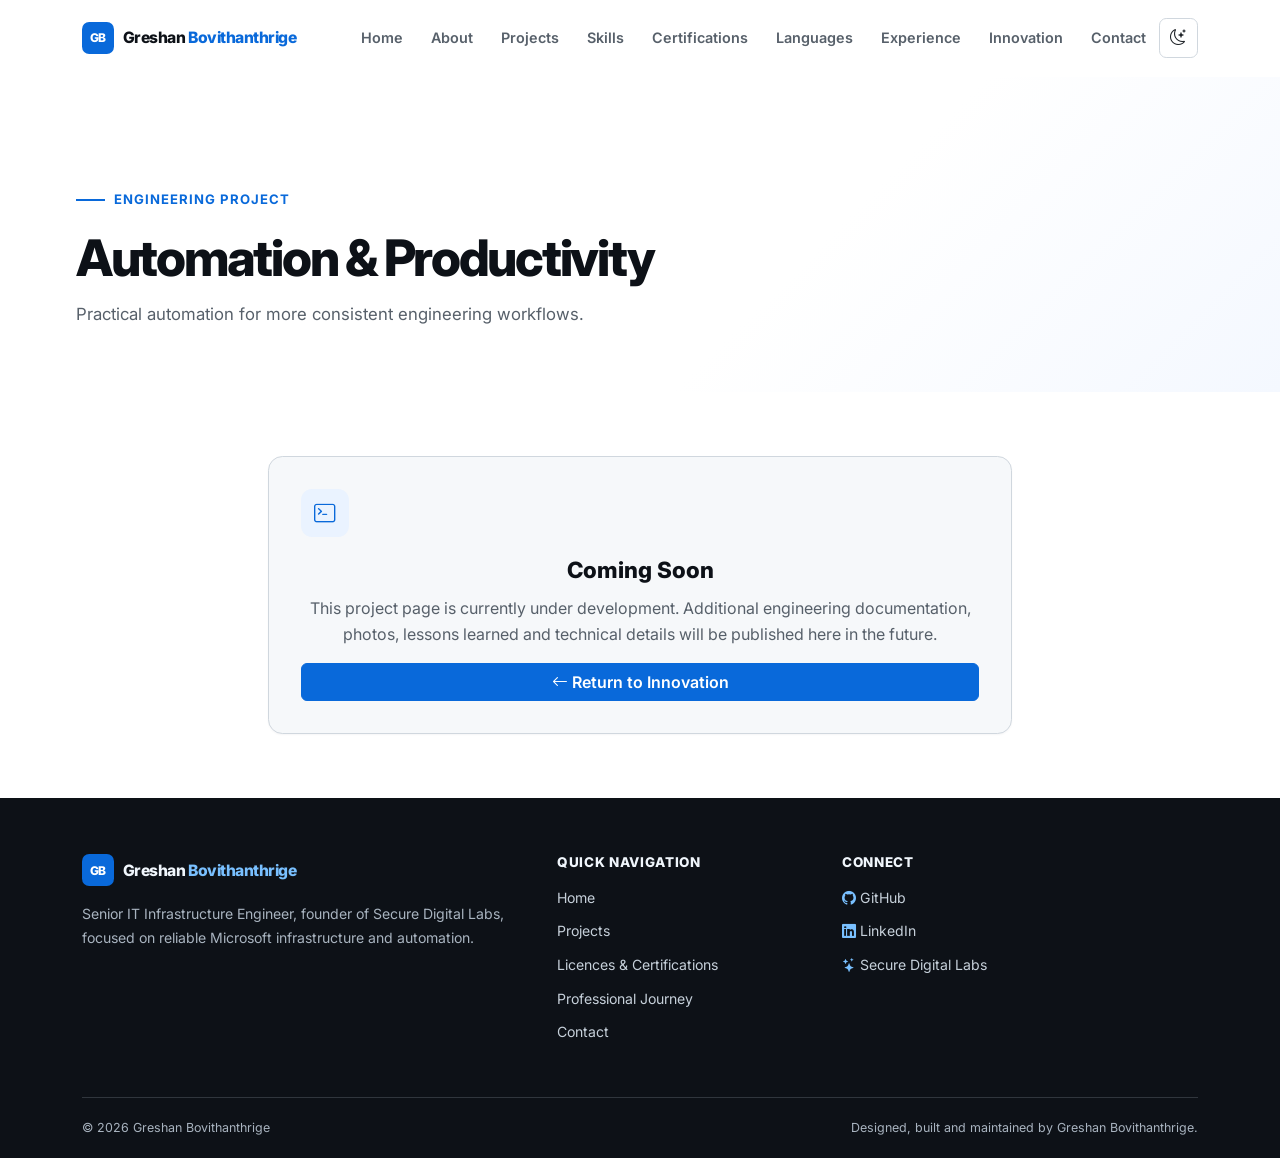
<file: projects/automation-productivity.html>
<!DOCTYPE html>
<html lang="en"><head><meta charset="UTF-8"><meta name="viewport" content="width=device-width, initial-scale=1.0"><meta name="description" content="Automation and productivity project details by Greshan Bovithanthrige."><title>Automation &amp; Productivity | Greshan Bovithanthrige</title><link rel="canonical" href="https://greshan.securedigitallabs.com/projects/automation-productivity.html"><meta property="og:type" content="website"><meta property="og:title" content="Automation &amp; Productivity | Greshan Bovithanthrige"><meta property="og:description" content="Automation and productivity project details by Greshan Bovithanthrige."><meta property="og:url" content="https://greshan.securedigitallabs.com/projects/automation-productivity.html"><meta property="og:image" content="https://greshan.securedigitallabs.com/assets/images/profile/hero%20image%20-%20compressed.png"><meta name="twitter:card" content="summary_large_image"><meta name="twitter:title" content="Automation &amp; Productivity | Greshan Bovithanthrige"><meta name="twitter:description" content="Automation and productivity project details by Greshan Bovithanthrige."><meta name="twitter:image" content="https://greshan.securedigitallabs.com/assets/images/profile/hero%20image%20-%20compressed.png"><link rel="icon" href="../assets/img/favicon.svg?v=2026" type="image/svg+xml"><link rel="preconnect" href="https://cdn.jsdelivr.net"><link rel="preconnect" href="https://fonts.googleapis.com"><link rel="preconnect" href="https://fonts.gstatic.com" crossorigin><link href="https://fonts.googleapis.com/css2?family=Inter:wght@400;500;600;700;800&display=swap" rel="stylesheet"><link href="https://cdn.jsdelivr.net/npm/bootstrap@5.3.8/dist/css/bootstrap.min.css" rel="stylesheet"><link href="https://cdn.jsdelivr.net/npm/bootstrap-icons@1.13.1/font/bootstrap-icons.min.css" rel="stylesheet"><link rel="stylesheet" href="../assets/css/style.css"><link rel="stylesheet" href="../assets/css/layout.css"><link rel="stylesheet" href="../assets/css/components.css"><link rel="stylesheet" href="../assets/css/responsive.css"><link rel="stylesheet" href="../assets/css/animations.css"><link rel="stylesheet" href="../assets/css/darkmode.css"><link rel="stylesheet" href="../assets/css/print.css" media="print"></head>
<body class="detail-page"><header class="site-header"><nav class="navbar navbar-expand-xl" aria-label="Primary navigation"><div class="container"><a class="navbar-brand" href="../" aria-label="Greshan Bovithanthrige home"><span class="brand-monogram" aria-hidden="true">GB</span><span class="brand-name">Greshan <span>Bovithanthrige</span></span></a><div class="header-actions ms-auto order-xl-2"><button class="theme-toggle" id="theme-toggle" type="button" aria-label="Switch to dark mode" aria-pressed="false"><i class="bi bi-moon-stars" aria-hidden="true"></i></button><button class="navbar-toggler" type="button" data-bs-toggle="collapse" data-bs-target="#primary-navigation" aria-controls="primary-navigation" aria-expanded="false" aria-label="Toggle navigation"><span class="navbar-toggler-icon"></span></button></div><div class="collapse navbar-collapse order-xl-1" id="primary-navigation"><ul class="navbar-nav ms-xl-auto align-items-xl-center"><li class="nav-item"><a class="nav-link" href="../">Home</a></li><li class="nav-item"><a class="nav-link" href="../#about">About</a></li><li class="nav-item"><a class="nav-link" href="../#projects">Projects</a></li><li class="nav-item"><a class="nav-link" href="../#skills">Skills</a></li><li class="nav-item"><a class="nav-link" href="../#certifications">Certifications</a></li><li class="nav-item"><a class="nav-link" href="../#languages">Languages</a></li><li class="nav-item"><a class="nav-link" href="../#experience">Experience</a></li><li class="nav-item"><a class="nav-link" href="../#innovation">Innovation</a></li><li class="nav-item"><a class="nav-link" href="../#contact">Contact</a></li></ul></div></div></nav></header><main><section class="detail-hero" aria-labelledby="project-title"><div class="container"><p class="eyebrow"><span aria-hidden="true"></span> Engineering project</p><h1 class="section-title" id="project-title">Automation &amp; Productivity</h1><p class="section-intro">Practical automation for more consistent engineering workflows.</p></div></section><section class="detail-shell"><div class="container"><article class="card text-center"><i class="bi bi-terminal detail-shell__icon" aria-hidden="true"></i><h2>Coming Soon</h2><p>This project page is currently under development. Additional engineering documentation, photos, lessons learned and technical details will be published here in the future.</p><a class="btn btn-primary" href="../#innovation"><i class="bi bi-arrow-left" aria-hidden="true"></i> Return to Innovation</a></article></div></section></main><footer class="site-footer"><div class="container"><div class="row g-4 align-items-start"><div class="col-lg-5"><a class="navbar-brand" href="../" aria-label="Greshan Bovithanthrige home"><span class="brand-monogram" aria-hidden="true">GB</span><span class="brand-name">Greshan <span>Bovithanthrige</span></span></a><p>Senior IT Infrastructure Engineer, founder of Secure Digital Labs, focused on reliable Microsoft infrastructure and automation.</p></div><div class="col-sm-6 col-lg-3"><h2>Quick Navigation</h2><ul class="list-unstyled"><li><a href="../">Home</a></li><li><a href="../#projects">Projects</a></li><li><a href="../#certifications">Licences &amp; Certifications</a></li><li><a href="../#experience">Professional Journey</a></li><li><a href="../#contact">Contact</a></li></ul></div><div class="col-sm-6 col-lg-4"><h2>Connect</h2><ul class="list-unstyled"><li><a href="https://github.com/GreshanBovithanthrige" target="_blank" rel="noopener noreferrer"><i class="bi bi-github" aria-hidden="true"></i> GitHub</a></li><li><a href="https://www.linkedin.com/in/greshanbovithanthrige/" target="_blank" rel="noopener noreferrer"><i class="bi bi-linkedin" aria-hidden="true"></i> LinkedIn</a></li><li><a href="https://securedigitallabs.com/?from=portfolio" target="_blank" rel="noopener noreferrer"><i class="bi bi-stars" aria-hidden="true"></i> Secure Digital Labs</a></li></ul></div></div><div class="site-footer__bottom"><p>© 2026 Greshan Bovithanthrige</p><p>Designed, built and maintained by Greshan Bovithanthrige.</p></div></div></footer><script src="https://cdn.jsdelivr.net/npm/bootstrap@5.3.8/dist/js/bootstrap.bundle.min.js"></script><script src="../assets/js/darkmode.js" defer></script><script src="../assets/js/detail-page.js" defer></script></body></html>
</file>
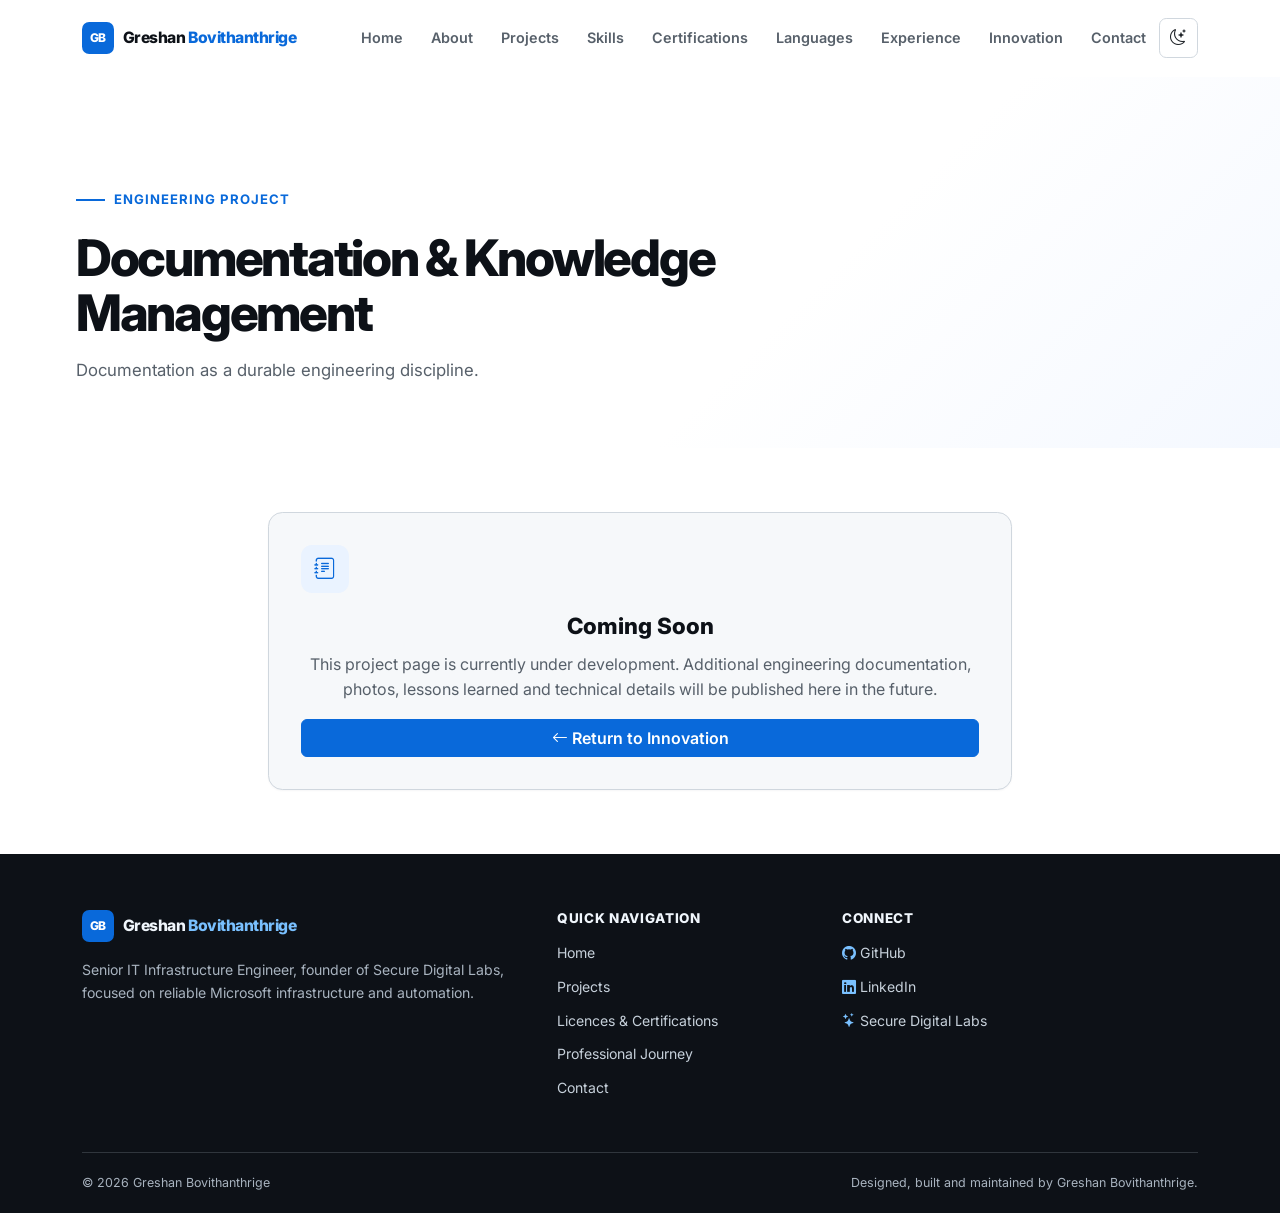
<file: projects/documentation.html>
<!DOCTYPE html>
<html lang="en"><head><meta charset="UTF-8"><meta name="viewport" content="width=device-width, initial-scale=1.0"><meta name="description" content="Documentation and knowledge management project details by Greshan Bovithanthrige."><title>Documentation &amp; Knowledge Management | Greshan Bovithanthrige</title><link rel="canonical" href="https://greshan.securedigitallabs.com/projects/documentation.html"><meta property="og:type" content="website"><meta property="og:title" content="Documentation &amp; Knowledge Management | Greshan Bovithanthrige"><meta property="og:description" content="Documentation and knowledge management project details by Greshan Bovithanthrige."><meta property="og:url" content="https://greshan.securedigitallabs.com/projects/documentation.html"><meta property="og:image" content="https://greshan.securedigitallabs.com/assets/images/profile/hero%20image%20-%20compressed.png"><meta name="twitter:card" content="summary_large_image"><meta name="twitter:title" content="Documentation &amp; Knowledge Management | Greshan Bovithanthrige"><meta name="twitter:description" content="Documentation and knowledge management project details by Greshan Bovithanthrige."><meta name="twitter:image" content="https://greshan.securedigitallabs.com/assets/images/profile/hero%20image%20-%20compressed.png"><link rel="icon" href="../assets/img/favicon.svg?v=2026" type="image/svg+xml"><link rel="preconnect" href="https://cdn.jsdelivr.net"><link rel="preconnect" href="https://fonts.googleapis.com"><link rel="preconnect" href="https://fonts.gstatic.com" crossorigin><link href="https://fonts.googleapis.com/css2?family=Inter:wght@400;500;600;700;800&display=swap" rel="stylesheet"><link href="https://cdn.jsdelivr.net/npm/bootstrap@5.3.8/dist/css/bootstrap.min.css" rel="stylesheet"><link href="https://cdn.jsdelivr.net/npm/bootstrap-icons@1.13.1/font/bootstrap-icons.min.css" rel="stylesheet"><link rel="stylesheet" href="../assets/css/style.css"><link rel="stylesheet" href="../assets/css/layout.css"><link rel="stylesheet" href="../assets/css/components.css"><link rel="stylesheet" href="../assets/css/responsive.css"><link rel="stylesheet" href="../assets/css/animations.css"><link rel="stylesheet" href="../assets/css/darkmode.css"><link rel="stylesheet" href="../assets/css/print.css" media="print"></head>
<body class="detail-page"><header class="site-header"><nav class="navbar navbar-expand-xl" aria-label="Primary navigation"><div class="container"><a class="navbar-brand" href="../" aria-label="Greshan Bovithanthrige home"><span class="brand-monogram" aria-hidden="true">GB</span><span class="brand-name">Greshan <span>Bovithanthrige</span></span></a><div class="header-actions ms-auto order-xl-2"><button class="theme-toggle" id="theme-toggle" type="button" aria-label="Switch to dark mode" aria-pressed="false"><i class="bi bi-moon-stars" aria-hidden="true"></i></button><button class="navbar-toggler" type="button" data-bs-toggle="collapse" data-bs-target="#primary-navigation" aria-controls="primary-navigation" aria-expanded="false" aria-label="Toggle navigation"><span class="navbar-toggler-icon"></span></button></div><div class="collapse navbar-collapse order-xl-1" id="primary-navigation"><ul class="navbar-nav ms-xl-auto align-items-xl-center"><li class="nav-item"><a class="nav-link" href="../">Home</a></li><li class="nav-item"><a class="nav-link" href="../#about">About</a></li><li class="nav-item"><a class="nav-link" href="../#projects">Projects</a></li><li class="nav-item"><a class="nav-link" href="../#skills">Skills</a></li><li class="nav-item"><a class="nav-link" href="../#certifications">Certifications</a></li><li class="nav-item"><a class="nav-link" href="../#languages">Languages</a></li><li class="nav-item"><a class="nav-link" href="../#experience">Experience</a></li><li class="nav-item"><a class="nav-link" href="../#innovation">Innovation</a></li><li class="nav-item"><a class="nav-link" href="../#contact">Contact</a></li></ul></div></div></nav></header><main><section class="detail-hero" aria-labelledby="project-title"><div class="container"><p class="eyebrow"><span aria-hidden="true"></span> Engineering project</p><h1 class="section-title" id="project-title">Documentation &amp; Knowledge Management</h1><p class="section-intro">Documentation as a durable engineering discipline.</p></div></section><section class="detail-shell"><div class="container"><article class="card text-center"><i class="bi bi-journal-text detail-shell__icon" aria-hidden="true"></i><h2>Coming Soon</h2><p>This project page is currently under development. Additional engineering documentation, photos, lessons learned and technical details will be published here in the future.</p><a class="btn btn-primary" href="../#innovation"><i class="bi bi-arrow-left" aria-hidden="true"></i> Return to Innovation</a></article></div></section></main><footer class="site-footer"><div class="container"><div class="row g-4 align-items-start"><div class="col-lg-5"><a class="navbar-brand" href="../" aria-label="Greshan Bovithanthrige home"><span class="brand-monogram" aria-hidden="true">GB</span><span class="brand-name">Greshan <span>Bovithanthrige</span></span></a><p>Senior IT Infrastructure Engineer, founder of Secure Digital Labs, focused on reliable Microsoft infrastructure and automation.</p></div><div class="col-sm-6 col-lg-3"><h2>Quick Navigation</h2><ul class="list-unstyled"><li><a href="../">Home</a></li><li><a href="../#projects">Projects</a></li><li><a href="../#certifications">Licences &amp; Certifications</a></li><li><a href="../#experience">Professional Journey</a></li><li><a href="../#contact">Contact</a></li></ul></div><div class="col-sm-6 col-lg-4"><h2>Connect</h2><ul class="list-unstyled"><li><a href="https://github.com/GreshanBovithanthrige" target="_blank" rel="noopener noreferrer"><i class="bi bi-github" aria-hidden="true"></i> GitHub</a></li><li><a href="https://www.linkedin.com/in/greshanbovithanthrige/" target="_blank" rel="noopener noreferrer"><i class="bi bi-linkedin" aria-hidden="true"></i> LinkedIn</a></li><li><a href="https://securedigitallabs.com/?from=portfolio" target="_blank" rel="noopener noreferrer"><i class="bi bi-stars" aria-hidden="true"></i> Secure Digital Labs</a></li></ul></div></div><div class="site-footer__bottom"><p>© 2026 Greshan Bovithanthrige</p><p>Designed, built and maintained by Greshan Bovithanthrige.</p></div></div></footer><script src="https://cdn.jsdelivr.net/npm/bootstrap@5.3.8/dist/js/bootstrap.bundle.min.js"></script><script src="../assets/js/darkmode.js" defer></script><script src="../assets/js/detail-page.js" defer></script></body></html>
</file>
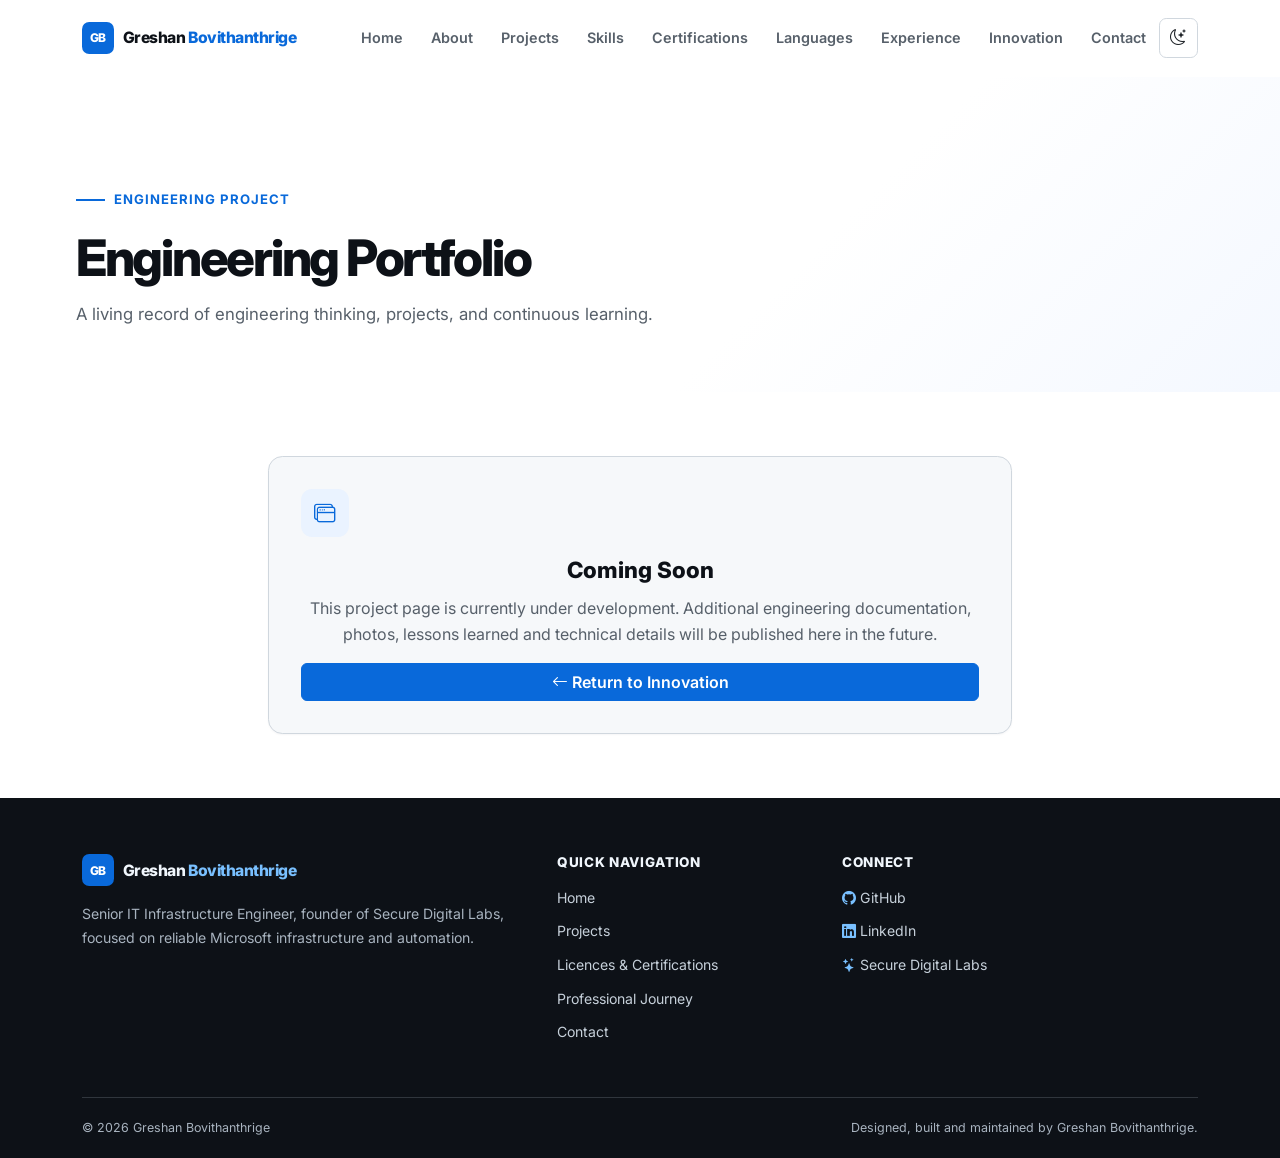
<file: projects/engineering-portfolio.html>
<!DOCTYPE html>
<html lang="en"><head><meta charset="UTF-8"><meta name="viewport" content="width=device-width, initial-scale=1.0"><meta name="description" content="Engineering portfolio project details by Greshan Bovithanthrige."><title>Engineering Portfolio | Greshan Bovithanthrige</title><link rel="canonical" href="https://greshan.securedigitallabs.com/projects/engineering-portfolio.html"><meta property="og:type" content="website"><meta property="og:title" content="Engineering Portfolio | Greshan Bovithanthrige"><meta property="og:description" content="Engineering portfolio project details by Greshan Bovithanthrige."><meta property="og:url" content="https://greshan.securedigitallabs.com/projects/engineering-portfolio.html"><meta property="og:image" content="https://greshan.securedigitallabs.com/assets/images/profile/hero%20image%20-%20compressed.png"><meta name="twitter:card" content="summary_large_image"><meta name="twitter:title" content="Engineering Portfolio | Greshan Bovithanthrige"><meta name="twitter:description" content="Engineering portfolio project details by Greshan Bovithanthrige."><meta name="twitter:image" content="https://greshan.securedigitallabs.com/assets/images/profile/hero%20image%20-%20compressed.png"><link rel="icon" href="../assets/img/favicon.svg?v=2026" type="image/svg+xml"><link rel="preconnect" href="https://cdn.jsdelivr.net"><link rel="preconnect" href="https://fonts.googleapis.com"><link rel="preconnect" href="https://fonts.gstatic.com" crossorigin><link href="https://fonts.googleapis.com/css2?family=Inter:wght@400;500;600;700;800&display=swap" rel="stylesheet"><link href="https://cdn.jsdelivr.net/npm/bootstrap@5.3.8/dist/css/bootstrap.min.css" rel="stylesheet"><link href="https://cdn.jsdelivr.net/npm/bootstrap-icons@1.13.1/font/bootstrap-icons.min.css" rel="stylesheet"><link rel="stylesheet" href="../assets/css/style.css"><link rel="stylesheet" href="../assets/css/layout.css"><link rel="stylesheet" href="../assets/css/components.css"><link rel="stylesheet" href="../assets/css/responsive.css"><link rel="stylesheet" href="../assets/css/animations.css"><link rel="stylesheet" href="../assets/css/darkmode.css"><link rel="stylesheet" href="../assets/css/print.css" media="print"></head>
<body class="detail-page"><header class="site-header"><nav class="navbar navbar-expand-xl" aria-label="Primary navigation"><div class="container"><a class="navbar-brand" href="../" aria-label="Greshan Bovithanthrige home"><span class="brand-monogram" aria-hidden="true">GB</span><span class="brand-name">Greshan <span>Bovithanthrige</span></span></a><div class="header-actions ms-auto order-xl-2"><button class="theme-toggle" id="theme-toggle" type="button" aria-label="Switch to dark mode" aria-pressed="false"><i class="bi bi-moon-stars" aria-hidden="true"></i></button><button class="navbar-toggler" type="button" data-bs-toggle="collapse" data-bs-target="#primary-navigation" aria-controls="primary-navigation" aria-expanded="false" aria-label="Toggle navigation"><span class="navbar-toggler-icon"></span></button></div><div class="collapse navbar-collapse order-xl-1" id="primary-navigation"><ul class="navbar-nav ms-xl-auto align-items-xl-center"><li class="nav-item"><a class="nav-link" href="../">Home</a></li><li class="nav-item"><a class="nav-link" href="../#about">About</a></li><li class="nav-item"><a class="nav-link" href="../#projects">Projects</a></li><li class="nav-item"><a class="nav-link" href="../#skills">Skills</a></li><li class="nav-item"><a class="nav-link" href="../#certifications">Certifications</a></li><li class="nav-item"><a class="nav-link" href="../#languages">Languages</a></li><li class="nav-item"><a class="nav-link" href="../#experience">Experience</a></li><li class="nav-item"><a class="nav-link" href="../#innovation">Innovation</a></li><li class="nav-item"><a class="nav-link" href="../#contact">Contact</a></li></ul></div></div></nav></header><main><section class="detail-hero" aria-labelledby="project-title"><div class="container"><p class="eyebrow"><span aria-hidden="true"></span> Engineering project</p><h1 class="section-title" id="project-title">Engineering Portfolio</h1><p class="section-intro">A living record of engineering thinking, projects, and continuous learning.</p></div></section><section class="detail-shell"><div class="container"><article class="card text-center"><i class="bi bi-window-stack detail-shell__icon" aria-hidden="true"></i><h2>Coming Soon</h2><p>This project page is currently under development. Additional engineering documentation, photos, lessons learned and technical details will be published here in the future.</p><a class="btn btn-primary" href="../#innovation"><i class="bi bi-arrow-left" aria-hidden="true"></i> Return to Innovation</a></article></div></section></main><footer class="site-footer"><div class="container"><div class="row g-4 align-items-start"><div class="col-lg-5"><a class="navbar-brand" href="../" aria-label="Greshan Bovithanthrige home"><span class="brand-monogram" aria-hidden="true">GB</span><span class="brand-name">Greshan <span>Bovithanthrige</span></span></a><p>Senior IT Infrastructure Engineer, founder of Secure Digital Labs, focused on reliable Microsoft infrastructure and automation.</p></div><div class="col-sm-6 col-lg-3"><h2>Quick Navigation</h2><ul class="list-unstyled"><li><a href="../">Home</a></li><li><a href="../#projects">Projects</a></li><li><a href="../#certifications">Licences &amp; Certifications</a></li><li><a href="../#experience">Professional Journey</a></li><li><a href="../#contact">Contact</a></li></ul></div><div class="col-sm-6 col-lg-4"><h2>Connect</h2><ul class="list-unstyled"><li><a href="https://github.com/GreshanBovithanthrige" target="_blank" rel="noopener noreferrer"><i class="bi bi-github" aria-hidden="true"></i> GitHub</a></li><li><a href="https://www.linkedin.com/in/greshanbovithanthrige/" target="_blank" rel="noopener noreferrer"><i class="bi bi-linkedin" aria-hidden="true"></i> LinkedIn</a></li><li><a href="https://securedigitallabs.com/?from=portfolio" target="_blank" rel="noopener noreferrer"><i class="bi bi-stars" aria-hidden="true"></i> Secure Digital Labs</a></li></ul></div></div><div class="site-footer__bottom"><p>© 2026 Greshan Bovithanthrige</p><p>Designed, built and maintained by Greshan Bovithanthrige.</p></div></div></footer><script src="https://cdn.jsdelivr.net/npm/bootstrap@5.3.8/dist/js/bootstrap.bundle.min.js"></script><script src="../assets/js/darkmode.js" defer></script><script src="../assets/js/detail-page.js" defer></script></body></html>
</file>
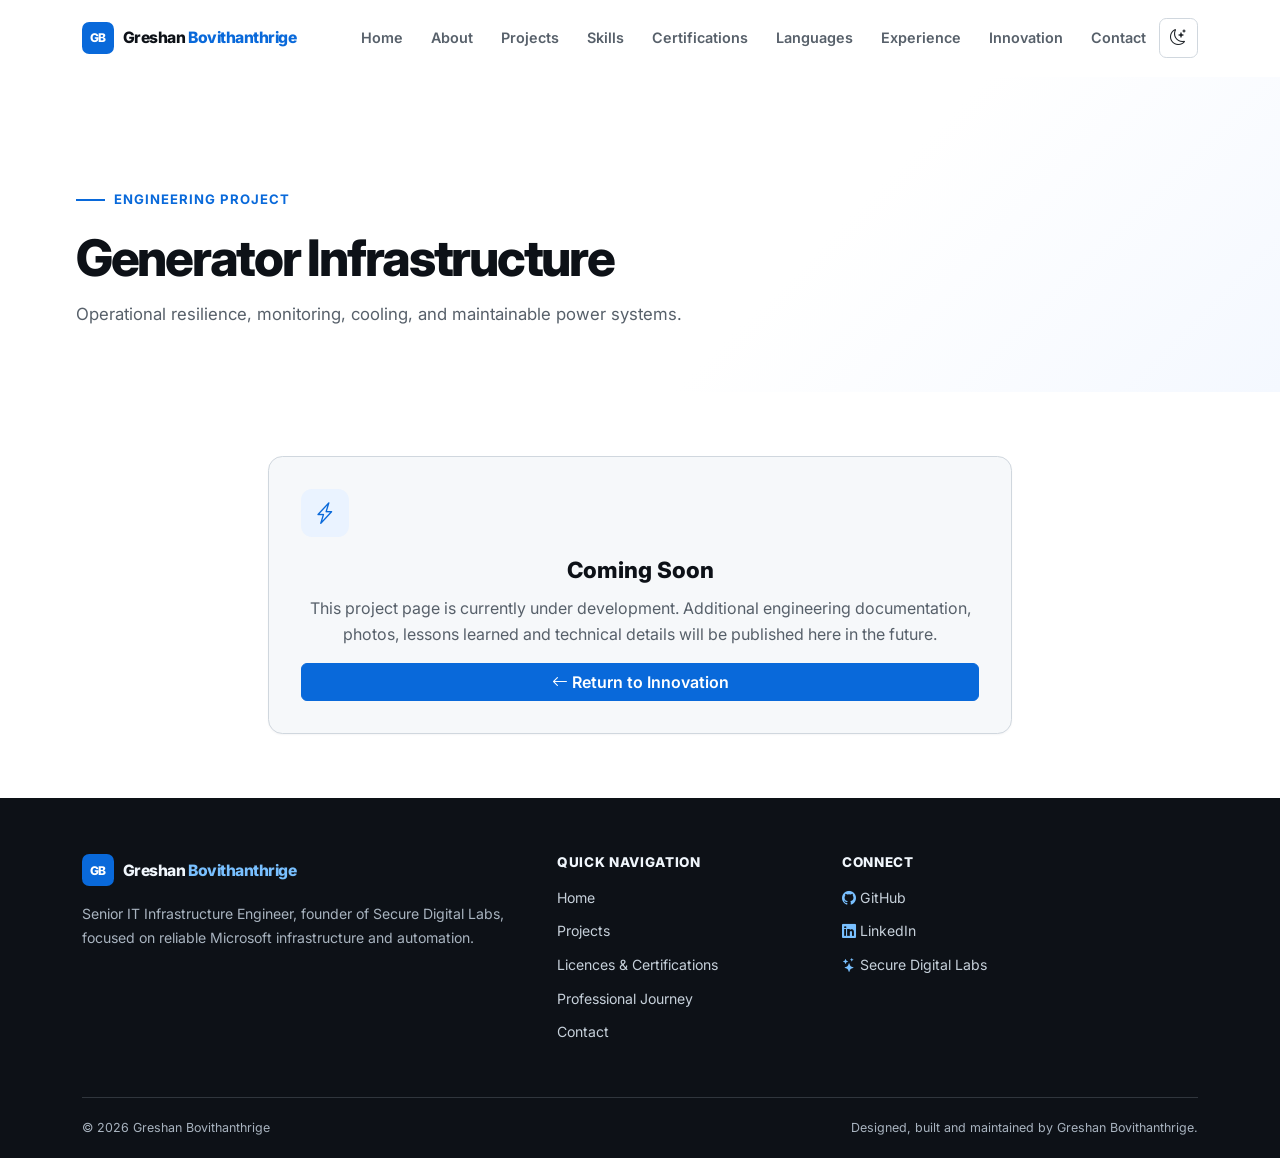
<file: projects/generator-infrastructure.html>
<!DOCTYPE html>
<html lang="en"><head><meta charset="UTF-8"><meta name="viewport" content="width=device-width, initial-scale=1.0"><meta name="description" content="Generator Infrastructure Project by Greshan Bovithanthrige."><title>Generator Infrastructure | Greshan Bovithanthrige</title><link rel="canonical" href="https://greshan.securedigitallabs.com/projects/generator-infrastructure.html"><meta property="og:type" content="website"><meta property="og:title" content="Generator Infrastructure | Greshan Bovithanthrige"><meta property="og:description" content="Generator Infrastructure Project by Greshan Bovithanthrige."><meta property="og:url" content="https://greshan.securedigitallabs.com/projects/generator-infrastructure.html"><meta property="og:image" content="https://greshan.securedigitallabs.com/assets/images/profile/hero%20image%20-%20compressed.png"><meta name="twitter:card" content="summary_large_image"><meta name="twitter:title" content="Generator Infrastructure | Greshan Bovithanthrige"><meta name="twitter:description" content="Generator Infrastructure Project by Greshan Bovithanthrige."><meta name="twitter:image" content="https://greshan.securedigitallabs.com/assets/images/profile/hero%20image%20-%20compressed.png"><link rel="icon" href="../assets/img/favicon.svg?v=2026" type="image/svg+xml"><link rel="preconnect" href="https://cdn.jsdelivr.net"><link rel="preconnect" href="https://fonts.googleapis.com"><link rel="preconnect" href="https://fonts.gstatic.com" crossorigin><link href="https://fonts.googleapis.com/css2?family=Inter:wght@400;500;600;700;800&display=swap" rel="stylesheet"><link href="https://cdn.jsdelivr.net/npm/bootstrap@5.3.8/dist/css/bootstrap.min.css" rel="stylesheet"><link href="https://cdn.jsdelivr.net/npm/bootstrap-icons@1.13.1/font/bootstrap-icons.min.css" rel="stylesheet"><link rel="stylesheet" href="../assets/css/style.css"><link rel="stylesheet" href="../assets/css/layout.css"><link rel="stylesheet" href="../assets/css/components.css"><link rel="stylesheet" href="../assets/css/responsive.css"><link rel="stylesheet" href="../assets/css/animations.css"><link rel="stylesheet" href="../assets/css/darkmode.css"><link rel="stylesheet" href="../assets/css/print.css" media="print"></head>
<body class="detail-page"><header class="site-header"><nav class="navbar navbar-expand-xl" aria-label="Primary navigation"><div class="container"><a class="navbar-brand" href="../" aria-label="Greshan Bovithanthrige home"><span class="brand-monogram" aria-hidden="true">GB</span><span class="brand-name">Greshan <span>Bovithanthrige</span></span></a><div class="header-actions ms-auto order-xl-2"><button class="theme-toggle" id="theme-toggle" type="button" aria-label="Switch to dark mode" aria-pressed="false"><i class="bi bi-moon-stars" aria-hidden="true"></i></button><button class="navbar-toggler" type="button" data-bs-toggle="collapse" data-bs-target="#primary-navigation" aria-controls="primary-navigation" aria-expanded="false" aria-label="Toggle navigation"><span class="navbar-toggler-icon"></span></button></div><div class="collapse navbar-collapse order-xl-1" id="primary-navigation"><ul class="navbar-nav ms-xl-auto align-items-xl-center"><li class="nav-item"><a class="nav-link" href="../">Home</a></li><li class="nav-item"><a class="nav-link" href="../#about">About</a></li><li class="nav-item"><a class="nav-link" href="../#projects">Projects</a></li><li class="nav-item"><a class="nav-link" href="../#skills">Skills</a></li><li class="nav-item"><a class="nav-link" href="../#certifications">Certifications</a></li><li class="nav-item"><a class="nav-link" href="../#languages">Languages</a></li><li class="nav-item"><a class="nav-link" href="../#experience">Experience</a></li><li class="nav-item"><a class="nav-link" href="../#innovation">Innovation</a></li><li class="nav-item"><a class="nav-link" href="../#contact">Contact</a></li></ul></div></div></nav></header><main><section class="detail-hero" aria-labelledby="project-title"><div class="container"><p class="eyebrow"><span aria-hidden="true"></span> Engineering project</p><h1 class="section-title" id="project-title">Generator Infrastructure</h1><p class="section-intro">Operational resilience, monitoring, cooling, and maintainable power systems.</p></div></section><section class="detail-shell"><div class="container"><article class="card text-center"><i class="bi bi-lightning-charge detail-shell__icon" aria-hidden="true"></i><h2>Coming Soon</h2><p>This project page is currently under development. Additional engineering documentation, photos, lessons learned and technical details will be published here in the future.</p><a class="btn btn-primary" href="../#innovation"><i class="bi bi-arrow-left" aria-hidden="true"></i> Return to Innovation</a></article></div></section></main><footer class="site-footer"><div class="container"><div class="row g-4 align-items-start"><div class="col-lg-5"><a class="navbar-brand" href="../" aria-label="Greshan Bovithanthrige home"><span class="brand-monogram" aria-hidden="true">GB</span><span class="brand-name">Greshan <span>Bovithanthrige</span></span></a><p>Senior IT Infrastructure Engineer, founder of Secure Digital Labs, focused on reliable Microsoft infrastructure and automation.</p></div><div class="col-sm-6 col-lg-3"><h2>Quick Navigation</h2><ul class="list-unstyled"><li><a href="../">Home</a></li><li><a href="../#projects">Projects</a></li><li><a href="../#certifications">Licences &amp; Certifications</a></li><li><a href="../#experience">Professional Journey</a></li><li><a href="../#contact">Contact</a></li></ul></div><div class="col-sm-6 col-lg-4"><h2>Connect</h2><ul class="list-unstyled"><li><a href="https://github.com/GreshanBovithanthrige" target="_blank" rel="noopener noreferrer"><i class="bi bi-github" aria-hidden="true"></i> GitHub</a></li><li><a href="https://www.linkedin.com/in/greshanbovithanthrige/" target="_blank" rel="noopener noreferrer"><i class="bi bi-linkedin" aria-hidden="true"></i> LinkedIn</a></li><li><a href="https://securedigitallabs.com/?from=portfolio" target="_blank" rel="noopener noreferrer"><i class="bi bi-stars" aria-hidden="true"></i> Secure Digital Labs</a></li></ul></div></div><div class="site-footer__bottom"><p>© 2026 Greshan Bovithanthrige</p><p>Designed, built and maintained by Greshan Bovithanthrige.</p></div></div></footer><script src="https://cdn.jsdelivr.net/npm/bootstrap@5.3.8/dist/js/bootstrap.bundle.min.js"></script><script src="../assets/js/darkmode.js" defer></script><script src="../assets/js/detail-page.js" defer></script></body></html>
</file>
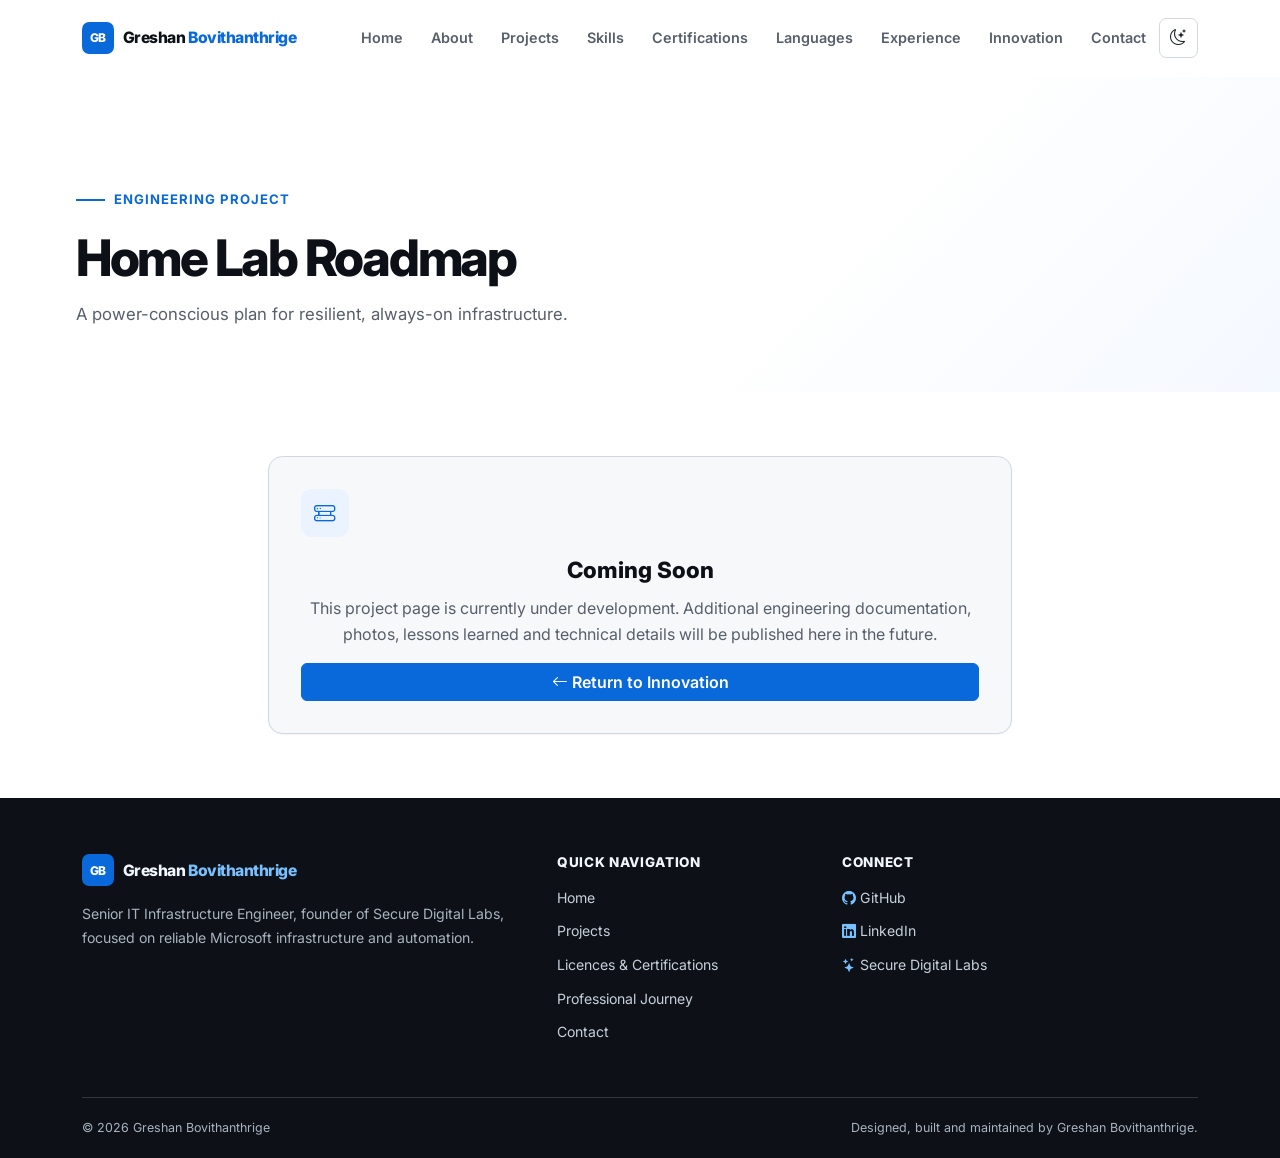
<file: projects/home-lab-roadmap.html>
<!DOCTYPE html>
<html lang="en"><head><meta charset="UTF-8"><meta name="viewport" content="width=device-width, initial-scale=1.0"><meta name="description" content="Home Lab Roadmap by Greshan Bovithanthrige."><title>Home Lab Roadmap | Greshan Bovithanthrige</title><link rel="canonical" href="https://greshan.securedigitallabs.com/projects/home-lab-roadmap.html"><meta property="og:type" content="website"><meta property="og:title" content="Home Lab Roadmap | Greshan Bovithanthrige"><meta property="og:description" content="Home Lab Roadmap by Greshan Bovithanthrige."><meta property="og:url" content="https://greshan.securedigitallabs.com/projects/home-lab-roadmap.html"><meta property="og:image" content="https://greshan.securedigitallabs.com/assets/images/profile/hero%20image%20-%20compressed.png"><meta name="twitter:card" content="summary_large_image"><meta name="twitter:title" content="Home Lab Roadmap | Greshan Bovithanthrige"><meta name="twitter:description" content="Home Lab Roadmap by Greshan Bovithanthrige."><meta name="twitter:image" content="https://greshan.securedigitallabs.com/assets/images/profile/hero%20image%20-%20compressed.png"><link rel="icon" href="../assets/img/favicon.svg?v=2026" type="image/svg+xml"><link rel="preconnect" href="https://cdn.jsdelivr.net"><link rel="preconnect" href="https://fonts.googleapis.com"><link rel="preconnect" href="https://fonts.gstatic.com" crossorigin><link href="https://fonts.googleapis.com/css2?family=Inter:wght@400;500;600;700;800&display=swap" rel="stylesheet"><link href="https://cdn.jsdelivr.net/npm/bootstrap@5.3.8/dist/css/bootstrap.min.css" rel="stylesheet"><link href="https://cdn.jsdelivr.net/npm/bootstrap-icons@1.13.1/font/bootstrap-icons.min.css" rel="stylesheet"><link rel="stylesheet" href="../assets/css/style.css"><link rel="stylesheet" href="../assets/css/layout.css"><link rel="stylesheet" href="../assets/css/components.css"><link rel="stylesheet" href="../assets/css/responsive.css"><link rel="stylesheet" href="../assets/css/animations.css"><link rel="stylesheet" href="../assets/css/darkmode.css"><link rel="stylesheet" href="../assets/css/print.css" media="print"></head>
<body class="detail-page"><header class="site-header"><nav class="navbar navbar-expand-xl" aria-label="Primary navigation"><div class="container"><a class="navbar-brand" href="../" aria-label="Greshan Bovithanthrige home"><span class="brand-monogram" aria-hidden="true">GB</span><span class="brand-name">Greshan <span>Bovithanthrige</span></span></a><div class="header-actions ms-auto order-xl-2"><button class="theme-toggle" id="theme-toggle" type="button" aria-label="Switch to dark mode" aria-pressed="false"><i class="bi bi-moon-stars" aria-hidden="true"></i></button><button class="navbar-toggler" type="button" data-bs-toggle="collapse" data-bs-target="#primary-navigation" aria-controls="primary-navigation" aria-expanded="false" aria-label="Toggle navigation"><span class="navbar-toggler-icon"></span></button></div><div class="collapse navbar-collapse order-xl-1" id="primary-navigation"><ul class="navbar-nav ms-xl-auto align-items-xl-center"><li class="nav-item"><a class="nav-link" href="../">Home</a></li><li class="nav-item"><a class="nav-link" href="../#about">About</a></li><li class="nav-item"><a class="nav-link" href="../#projects">Projects</a></li><li class="nav-item"><a class="nav-link" href="../#skills">Skills</a></li><li class="nav-item"><a class="nav-link" href="../#certifications">Certifications</a></li><li class="nav-item"><a class="nav-link" href="../#languages">Languages</a></li><li class="nav-item"><a class="nav-link" href="../#experience">Experience</a></li><li class="nav-item"><a class="nav-link" href="../#innovation">Innovation</a></li><li class="nav-item"><a class="nav-link" href="../#contact">Contact</a></li></ul></div></div></nav></header><main><section class="detail-hero" aria-labelledby="project-title"><div class="container"><p class="eyebrow"><span aria-hidden="true"></span> Engineering project</p><h1 class="section-title" id="project-title">Home Lab Roadmap</h1><p class="section-intro">A power-conscious plan for resilient, always-on infrastructure.</p></div></section><section class="detail-shell"><div class="container"><article class="card text-center"><i class="bi bi-hdd-rack detail-shell__icon" aria-hidden="true"></i><h2>Coming Soon</h2><p>This project page is currently under development. Additional engineering documentation, photos, lessons learned and technical details will be published here in the future.</p><a class="btn btn-primary" href="../#innovation"><i class="bi bi-arrow-left" aria-hidden="true"></i> Return to Innovation</a></article></div></section></main><footer class="site-footer"><div class="container"><div class="row g-4 align-items-start"><div class="col-lg-5"><a class="navbar-brand" href="../" aria-label="Greshan Bovithanthrige home"><span class="brand-monogram" aria-hidden="true">GB</span><span class="brand-name">Greshan <span>Bovithanthrige</span></span></a><p>Senior IT Infrastructure Engineer, founder of Secure Digital Labs, focused on reliable Microsoft infrastructure and automation.</p></div><div class="col-sm-6 col-lg-3"><h2>Quick Navigation</h2><ul class="list-unstyled"><li><a href="../">Home</a></li><li><a href="../#projects">Projects</a></li><li><a href="../#certifications">Licences &amp; Certifications</a></li><li><a href="../#experience">Professional Journey</a></li><li><a href="../#contact">Contact</a></li></ul></div><div class="col-sm-6 col-lg-4"><h2>Connect</h2><ul class="list-unstyled"><li><a href="https://github.com/GreshanBovithanthrige" target="_blank" rel="noopener noreferrer"><i class="bi bi-github" aria-hidden="true"></i> GitHub</a></li><li><a href="https://www.linkedin.com/in/greshanbovithanthrige/" target="_blank" rel="noopener noreferrer"><i class="bi bi-linkedin" aria-hidden="true"></i> LinkedIn</a></li><li><a href="https://securedigitallabs.com/?from=portfolio" target="_blank" rel="noopener noreferrer"><i class="bi bi-stars" aria-hidden="true"></i> Secure Digital Labs</a></li></ul></div></div><div class="site-footer__bottom"><p>© 2026 Greshan Bovithanthrige</p><p>Designed, built and maintained by Greshan Bovithanthrige.</p></div></div></footer><script src="https://cdn.jsdelivr.net/npm/bootstrap@5.3.8/dist/js/bootstrap.bundle.min.js"></script><script src="../assets/js/darkmode.js" defer></script><script src="../assets/js/detail-page.js" defer></script></body></html>
</file>
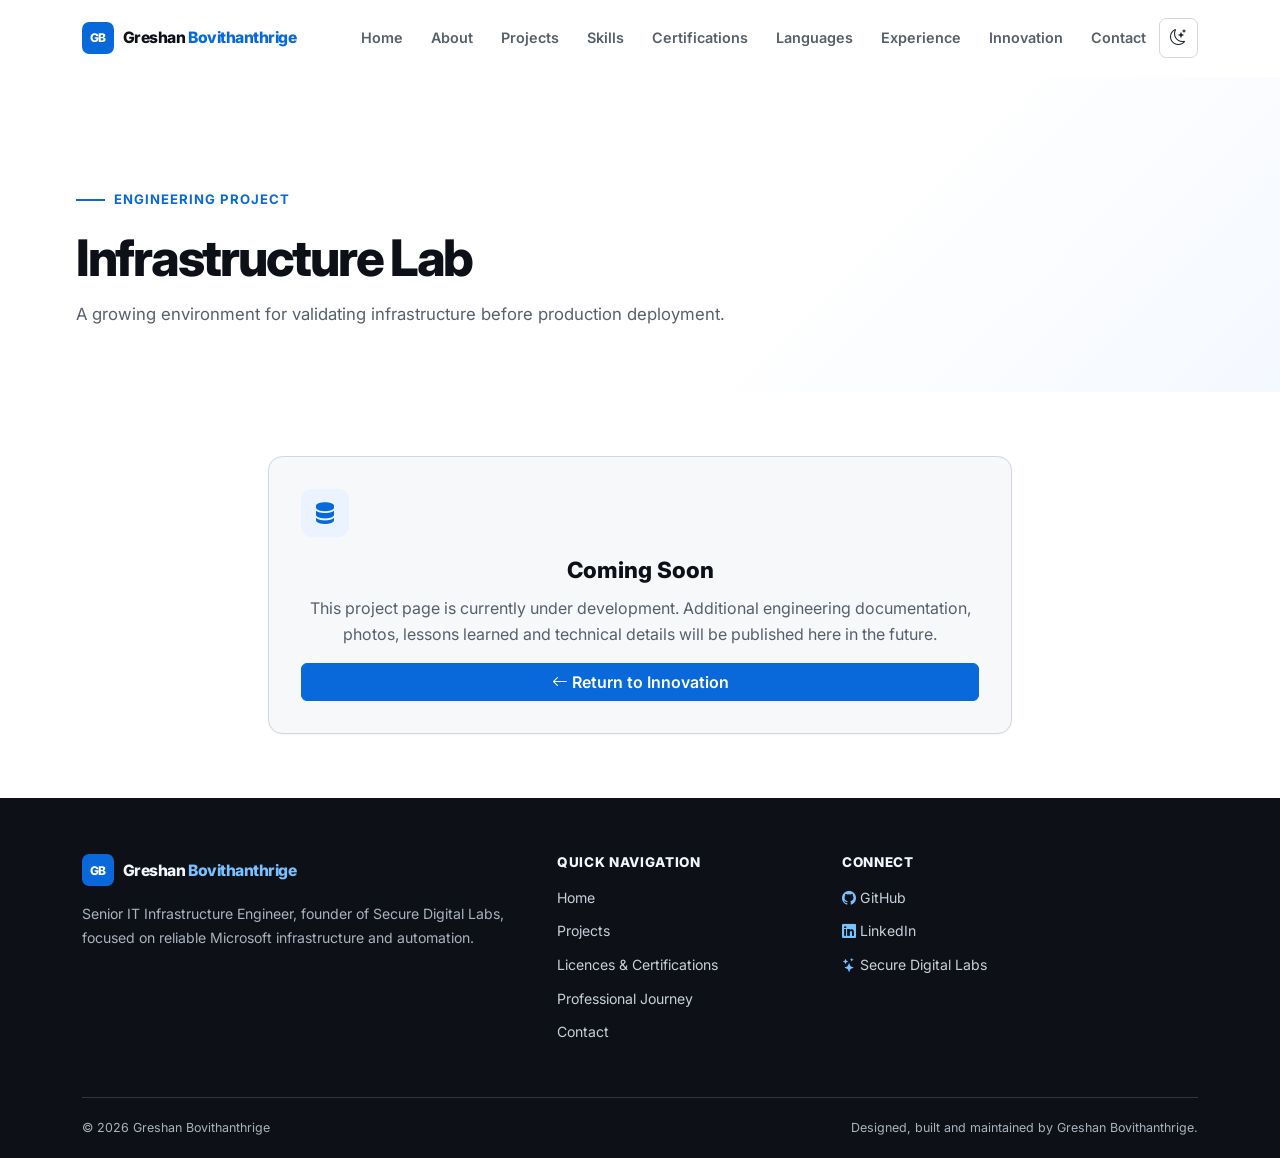
<file: projects/infrastructure-lab.html>
<!DOCTYPE html>
<html lang="en"><head><meta charset="UTF-8"><meta name="viewport" content="width=device-width, initial-scale=1.0"><meta name="description" content="Infrastructure Lab project details by Greshan Bovithanthrige."><title>Infrastructure Lab | Greshan Bovithanthrige</title><link rel="canonical" href="https://greshan.securedigitallabs.com/projects/infrastructure-lab.html"><meta property="og:type" content="website"><meta property="og:title" content="Infrastructure Lab | Greshan Bovithanthrige"><meta property="og:description" content="Infrastructure Lab project details by Greshan Bovithanthrige."><meta property="og:url" content="https://greshan.securedigitallabs.com/projects/infrastructure-lab.html"><meta property="og:image" content="https://greshan.securedigitallabs.com/assets/images/profile/hero%20image%20-%20compressed.png"><meta name="twitter:card" content="summary_large_image"><meta name="twitter:title" content="Infrastructure Lab | Greshan Bovithanthrige"><meta name="twitter:description" content="Infrastructure Lab project details by Greshan Bovithanthrige."><meta name="twitter:image" content="https://greshan.securedigitallabs.com/assets/images/profile/hero%20image%20-%20compressed.png"><link rel="icon" href="../assets/img/favicon.svg?v=2026" type="image/svg+xml"><link rel="preconnect" href="https://cdn.jsdelivr.net"><link rel="preconnect" href="https://fonts.googleapis.com"><link rel="preconnect" href="https://fonts.gstatic.com" crossorigin><link href="https://fonts.googleapis.com/css2?family=Inter:wght@400;500;600;700;800&display=swap" rel="stylesheet"><link href="https://cdn.jsdelivr.net/npm/bootstrap@5.3.8/dist/css/bootstrap.min.css" rel="stylesheet"><link href="https://cdn.jsdelivr.net/npm/bootstrap-icons@1.13.1/font/bootstrap-icons.min.css" rel="stylesheet"><link rel="stylesheet" href="../assets/css/style.css"><link rel="stylesheet" href="../assets/css/layout.css"><link rel="stylesheet" href="../assets/css/components.css"><link rel="stylesheet" href="../assets/css/responsive.css"><link rel="stylesheet" href="../assets/css/animations.css"><link rel="stylesheet" href="../assets/css/darkmode.css"><link rel="stylesheet" href="../assets/css/print.css" media="print"></head>
<body class="detail-page"><header class="site-header"><nav class="navbar navbar-expand-xl" aria-label="Primary navigation"><div class="container"><a class="navbar-brand" href="../" aria-label="Greshan Bovithanthrige home"><span class="brand-monogram" aria-hidden="true">GB</span><span class="brand-name">Greshan <span>Bovithanthrige</span></span></a><div class="header-actions ms-auto order-xl-2"><button class="theme-toggle" id="theme-toggle" type="button" aria-label="Switch to dark mode" aria-pressed="false"><i class="bi bi-moon-stars" aria-hidden="true"></i></button><button class="navbar-toggler" type="button" data-bs-toggle="collapse" data-bs-target="#primary-navigation" aria-controls="primary-navigation" aria-expanded="false" aria-label="Toggle navigation"><span class="navbar-toggler-icon"></span></button></div><div class="collapse navbar-collapse order-xl-1" id="primary-navigation"><ul class="navbar-nav ms-xl-auto align-items-xl-center"><li class="nav-item"><a class="nav-link" href="../">Home</a></li><li class="nav-item"><a class="nav-link" href="../#about">About</a></li><li class="nav-item"><a class="nav-link" href="../#projects">Projects</a></li><li class="nav-item"><a class="nav-link" href="../#skills">Skills</a></li><li class="nav-item"><a class="nav-link" href="../#certifications">Certifications</a></li><li class="nav-item"><a class="nav-link" href="../#languages">Languages</a></li><li class="nav-item"><a class="nav-link" href="../#experience">Experience</a></li><li class="nav-item"><a class="nav-link" href="../#innovation">Innovation</a></li><li class="nav-item"><a class="nav-link" href="../#contact">Contact</a></li></ul></div></div></nav></header><main><section class="detail-hero" aria-labelledby="project-title"><div class="container"><p class="eyebrow"><span aria-hidden="true"></span> Engineering project</p><h1 class="section-title" id="project-title">Infrastructure Lab</h1><p class="section-intro">A growing environment for validating infrastructure before production deployment.</p></div></section><section class="detail-shell"><div class="container"><article class="card text-center"><i class="bi bi-server detail-shell__icon" aria-hidden="true"></i><h2>Coming Soon</h2><p>This project page is currently under development. Additional engineering documentation, photos, lessons learned and technical details will be published here in the future.</p><a class="btn btn-primary" href="../#innovation"><i class="bi bi-arrow-left" aria-hidden="true"></i> Return to Innovation</a></article></div></section></main><footer class="site-footer"><div class="container"><div class="row g-4 align-items-start"><div class="col-lg-5"><a class="navbar-brand" href="../" aria-label="Greshan Bovithanthrige home"><span class="brand-monogram" aria-hidden="true">GB</span><span class="brand-name">Greshan <span>Bovithanthrige</span></span></a><p>Senior IT Infrastructure Engineer, founder of Secure Digital Labs, focused on reliable Microsoft infrastructure and automation.</p></div><div class="col-sm-6 col-lg-3"><h2>Quick Navigation</h2><ul class="list-unstyled"><li><a href="../">Home</a></li><li><a href="../#projects">Projects</a></li><li><a href="../#certifications">Licences &amp; Certifications</a></li><li><a href="../#experience">Professional Journey</a></li><li><a href="../#contact">Contact</a></li></ul></div><div class="col-sm-6 col-lg-4"><h2>Connect</h2><ul class="list-unstyled"><li><a href="https://github.com/GreshanBovithanthrige" target="_blank" rel="noopener noreferrer"><i class="bi bi-github" aria-hidden="true"></i> GitHub</a></li><li><a href="https://www.linkedin.com/in/greshanbovithanthrige/" target="_blank" rel="noopener noreferrer"><i class="bi bi-linkedin" aria-hidden="true"></i> LinkedIn</a></li><li><a href="https://securedigitallabs.com/?from=portfolio" target="_blank" rel="noopener noreferrer"><i class="bi bi-stars" aria-hidden="true"></i> Secure Digital Labs</a></li></ul></div></div><div class="site-footer__bottom"><p>© 2026 Greshan Bovithanthrige</p><p>Designed, built and maintained by Greshan Bovithanthrige.</p></div></div></footer><script src="https://cdn.jsdelivr.net/npm/bootstrap@5.3.8/dist/js/bootstrap.bundle.min.js"></script><script src="../assets/js/darkmode.js" defer></script><script src="../assets/js/detail-page.js" defer></script></body></html>
</file>
<file: assets/css/style.css>
/* Global design tokens and element defaults. */
:root {
    --primary-color: #0969da;
    --primary-hover: #0558b5;
    --secondary-color: #0d1117;
    --background-color: #ffffff;
    --surface-color: #f6f8fa;
    --surface-subtle: #f1f5f9;
    --text-primary: #1f2328;
    --text-secondary: #57606a;
    --border-color: #d0d7de;
    --border-subtle: #eaeef2;
    --success-color: #1a7f37;
    --shadow-sm: 0 1px 2px rgba(31, 35, 40, 0.04);
    --shadow-md: 0 12px 28px rgba(31, 35, 40, 0.1);
    --header-height: 76px;
}

html { scroll-behavior: smooth; }

body {
    min-width: 320px;
    overflow-x: hidden;
    font-family: "Inter", system-ui, -apple-system, BlinkMacSystemFont, "Segoe UI", sans-serif;
    color: var(--text-primary);
    background: var(--background-color);
    line-height: 1.6;
}

a { color: inherit; }

:focus-visible {
    outline: 3px solid rgba(9, 105, 218, 0.45);
    outline-offset: 3px;
}

.skip-link {
    position: fixed;
    top: 1rem;
    left: 1rem;
    z-index: 1100;
    padding: 0.65rem 0.85rem;
    color: #fff;
    background: var(--primary-color);
    border-radius: 0.4rem;
    transform: translateY(-200%);
}

.skip-link:focus { transform: translateY(0); }
</file>
<file: assets/css/layout.css>
/* Page-level layout. */
.site-header {
    position: sticky;
    top: 0;
    z-index: 1030;
    min-height: var(--header-height);
    border-bottom: 1px solid transparent;
    background: transparent;
    transition: background-color 180ms ease, border-color 180ms ease, box-shadow 180ms ease, backdrop-filter 180ms ease;
}

.site-header.is-scrolled {
    border-color: color-mix(in srgb, var(--border-color) 75%, transparent);
    background: color-mix(in srgb, var(--background-color) 82%, transparent);
    box-shadow: var(--shadow-sm);
    backdrop-filter: blur(14px) saturate(145%);
    -webkit-backdrop-filter: blur(14px) saturate(145%);
}

.site-header .navbar { min-height: var(--header-height); }

.header-actions {
    display: flex;
    align-items: center;
    gap: 0.4rem;
}

.hero {
    position: relative;
    display: flex;
    align-items: center;
    min-height: calc(100vh - var(--header-height));
    padding: 4.5rem 0;
    background: linear-gradient(135deg, var(--background-color) 0%, var(--background-color) 62%, #f4f8ff 100%);
}

.hero-content { max-width: 46rem; }

.hero-visual {
    display: flex;
    justify-content: center;
}
</file>
<file: assets/css/components.css>
/* Navigation and reusable hero components. */
.navbar-brand {
    display: inline-flex;
    align-items: center;
    gap: 0.55rem;
    color: var(--secondary-color);
    font-size: 1.35rem;
    font-weight: 800;
    letter-spacing: -0.04em;
    text-decoration: none;
}

.brand-monogram { display: grid; width: 2rem; height: 2rem; place-items: center; color: #fff; font-size: 0.75rem; letter-spacing: -0.04em; background: var(--primary-color); border-radius: 0.45rem; }
.brand-name { font-size: 0.98rem; letter-spacing: -0.03em; }
.brand-name span { color: var(--primary-color); }

.navbar-toggler {
    padding: 0.45rem;
    border: 1px solid var(--border-color);
    box-shadow: none;
}

.navbar-toggler:focus { box-shadow: 0 0 0 0.2rem rgba(9, 105, 218, 0.2); }

.nav-link {
    position: relative;
    padding: 0.65rem 0.8rem !important;
    color: var(--text-secondary);
    font-size: 0.9rem;
    font-weight: 600;
}

.nav-link:hover, .nav-link.active { color: var(--primary-color); }

.nav-link.active::after {
    position: absolute;
    right: 0.8rem;
    bottom: 0.3rem;
    left: 0.8rem;
    height: 2px;
    content: "";
    background: currentColor;
    border-radius: 99px;
}

.theme-toggle {
    display: inline-grid;
    width: 2.45rem;
    height: 2.45rem;
    place-items: center;
    color: var(--text-primary);
    background: transparent;
    border: 1px solid var(--border-color);
    border-radius: 0.45rem;
    transition: background-color 160ms ease, color 160ms ease, border-color 160ms ease;
}

.theme-toggle:hover { background: var(--surface-color); }

.eyebrow {
    display: flex;
    align-items: center;
    gap: 0.55rem;
    margin-bottom: 1.25rem;
    color: var(--primary-color);
    font-size: 0.82rem;
    font-weight: 700;
    letter-spacing: 0.08em;
    text-transform: uppercase;
}

.eyebrow span { width: 1.8rem; height: 2px; background: currentColor; }

.hero h1 {
    max-width: 12ch;
    margin-bottom: 1.35rem;
    color: var(--secondary-color);
    font-size: clamp(2.45rem, 6vw, 4.6rem);
    font-weight: 800;
    letter-spacing: -0.055em;
    line-height: 1.04;
}

.hero-intro {
    max-width: 40rem;
    margin-bottom: 2rem;
    color: var(--text-secondary);
    font-size: clamp(1rem, 1.6vw, 1.16rem);
}

.hero-role { margin-bottom: 0.85rem; color: var(--text-primary); font-size: clamp(1.05rem, 1.9vw, 1.3rem); font-weight: 500; }
.hero-role strong { color: var(--primary-color); font-weight: 700; }
.hero-role a, .section-intro a, .fact-card strong a { color: var(--primary-color); text-decoration: none; }
.hero-role a:hover, .section-intro a:hover, .fact-card strong a:hover { text-decoration: underline; }
.hero-identity { max-width: 40rem; margin: -0.7rem 0 2rem; color: var(--text-secondary); font-size: 0.9rem; }

.hero-actions { display: flex; flex-wrap: wrap; gap: 0.75rem; margin-bottom: 2rem; }

.btn { font-weight: 600; }
.btn-lg { padding: 0.72rem 1.15rem; font-size: 0.95rem; }
.btn-primary { background: var(--primary-color); border-color: var(--primary-color); }
.btn-primary:hover, .btn-primary:focus { background: var(--primary-hover); border-color: var(--primary-hover); }
.btn-outline-primary { color: var(--primary-color); border-color: var(--border-color); }
.btn-outline-primary:hover, .btn-outline-primary:focus { color: var(--primary-color); background: #f3f8ff; border-color: var(--primary-color); }

.hero-socials { display: flex; align-items: center; gap: 0.8rem; color: var(--text-secondary); }
.hero-socials > span { margin-right: 0.2rem; font-size: 0.85rem; font-weight: 600; }
.hero-socials a { display: grid; width: 2.25rem; height: 2.25rem; place-items: center; border: 1px solid var(--border-color); border-radius: 50%; text-decoration: none; transition: color 160ms ease, background-color 160ms ease, border-color 160ms ease, transform 160ms ease; }
.hero-socials a:hover { color: #fff; background: var(--primary-color); border-color: var(--primary-color); transform: translateY(-2px); }

.profile-card { position: relative; isolation: isolate; width: min(100%, 29rem); margin: 0; overflow: hidden; background: linear-gradient(145deg, #eef5ff, #dcecff); border: 1px solid #c9dcf8; border-radius: 1.25rem; box-shadow: var(--shadow-md); transform: translateZ(0); }
.profile-card__grid { position: absolute; inset: 0; opacity: 0.42; background-image: linear-gradient(#b9d3f4 1px, transparent 1px), linear-gradient(90deg, #b9d3f4 1px, transparent 1px); background-size: 2rem 2rem; mask-image: linear-gradient(to bottom, #000, transparent 80%); }
.profile-image { position: relative; z-index: 1; display: block; width: 100%; height: auto; min-height: 20rem; object-fit: contain; object-position: center; border-radius: inherit; }
.profile-card__status { position: absolute; right: 1rem; bottom: 1rem; display: flex; align-items: center; gap: 0.45rem; padding: 0.5rem 0.7rem; color: #1f5c35; font-size: 0.72rem; font-weight: 700; background: rgba(255, 255, 255, 0.94); border: 1px solid rgba(255, 255, 255, 0.98); border-radius: 999px; box-shadow: var(--shadow-sm); }
.profile-card__status span { width: 0.5rem; height: 0.5rem; background: var(--success-color); border-radius: 50%; }

/* About section */
.about-section { padding: 5rem 0; background: var(--surface-color); border-top: 1px solid var(--border-subtle); }
.section-title { max-width: 17ch; margin-bottom: 1.35rem; color: var(--secondary-color); font-size: clamp(2rem, 4vw, 3.15rem); font-weight: 800; letter-spacing: -0.045em; line-height: 1.1; }
.section-intro { max-width: 42rem; margin-bottom: 2.25rem; color: var(--text-secondary); font-size: 1.05rem; }
.about-detail { display: grid; gap: 1.5rem; }
.about-detail section { padding-top: 1.35rem; border-top: 1px solid var(--border-color); }
.about-detail h3 { display: flex; align-items: center; gap: 0.55rem; margin-bottom: 0.8rem; color: var(--text-primary); font-size: 1rem; font-weight: 700; }
.about-detail h3 i { color: var(--primary-color); font-size: 1.1rem; }
.about-detail p { max-width: 41rem; margin: 0; color: var(--text-secondary); }
.strength-list { display: grid; gap: 0.7rem; padding: 0; margin: 0; color: var(--text-secondary); list-style: none; }
.strength-list li { position: relative; padding-left: 1.45rem; }
.strength-list li::before { position: absolute; top: 0.5rem; left: 0.2rem; width: 0.45rem; height: 0.45rem; content: ""; background: var(--primary-color); border-radius: 50%; }

.about-facts-column { display: flex; justify-content: center; }
.about-facts { display: grid; grid-template-columns: repeat(2, minmax(0, 1fr)); gap: 0.85rem; width: 100%; max-width: 34rem; }
.fact-card { display: flex; flex-direction: column; justify-content: space-between; min-height: 10.5rem; padding: 1.25rem; background: var(--background-color); border: 1px solid var(--border-color); border-radius: 0.85rem; box-shadow: var(--shadow-sm); transition: border-color 180ms ease, box-shadow 180ms ease, transform 180ms ease; }
.fact-card:hover { border-color: #9cc4f4; box-shadow: var(--shadow-md); transform: translateY(-3px); }
.fact-card > i { width: 2.4rem; height: 2.4rem; display: grid; place-items: center; margin-bottom: 1.2rem; color: var(--primary-color); font-size: 1.2rem; background: #eaf3ff; border-radius: 0.55rem; }
.fact-card span { display: block; margin-bottom: 0.3rem; color: var(--text-secondary); font-size: 0.75rem; font-weight: 700; letter-spacing: 0.05em; text-transform: uppercase; }
.fact-card strong { color: var(--text-primary); font-size: 0.95rem; line-height: 1.4; }

/* Featured projects */
.projects-section { padding: 5rem 0; background: var(--background-color); }
.section-heading { max-width: 46rem; margin-bottom: 2.6rem; }
.section-heading .section-title { max-width: none; }
.section-heading .section-intro { margin-bottom: 0; }
.project-card { overflow: hidden; border: 1px solid var(--border-color); border-radius: 0.85rem; box-shadow: var(--shadow-sm); transition: border-color 180ms ease, box-shadow 180ms ease, transform 180ms ease; }
.project-card:hover { border-color: #9cc4f4; box-shadow: var(--shadow-md); transform: translateY(-4px); }
.project-card .card-body { display: flex; flex-direction: column; padding: 1.35rem; }
.project-card__top { display: flex; align-items: center; justify-content: space-between; gap: 1rem; margin-bottom: 1.25rem; }
.project-card__icon { display: grid; width: 2.5rem; height: 2.5rem; place-items: center; color: var(--primary-color); font-size: 1.2rem; background: #eaf3ff; border-radius: 0.55rem; }
.project-status { padding: 0.35rem 0.55rem; color: #1f5c35; font-size: 0.7rem; font-weight: 700; background: #eaf7ed; border: 1px solid #b5dfc2; }
.project-card .card-title { margin-bottom: 0.75rem; color: var(--text-primary); font-size: 1.05rem; font-weight: 700; line-height: 1.35; }
.project-card .card-text { margin-bottom: 1.25rem; color: var(--text-secondary); font-size: 0.9rem; }
.project-technologies { display: flex; flex-wrap: wrap; gap: 0.4rem; margin-top: auto; }
.project-technologies span { padding: 0.25rem 0.45rem; color: var(--text-secondary); font-size: 0.72rem; font-weight: 600; background: var(--surface-color); border: 1px solid var(--border-subtle); border-radius: 0.35rem; }
.project-card .card-footer { padding: 0 1.35rem 1.35rem; background: var(--background-color); border: 0; }
.project-card .btn:disabled { color: var(--text-secondary); pointer-events: none; border-color: var(--border-color); opacity: 0.82; }
.project-card .btn i { margin-left: 0.25rem; }

/* Technical skills */
.skills-section { padding: 5rem 0; background: var(--surface-color); border-top: 1px solid var(--border-subtle); }
.skill-card { border: 1px solid var(--border-color); border-radius: 0.85rem; background: var(--background-color); box-shadow: var(--shadow-sm); transition: border-color 180ms ease, box-shadow 180ms ease, transform 180ms ease; }
.skill-card:hover { border-color: #9cc4f4; box-shadow: var(--shadow-md); transform: translateY(-4px); }
.skill-card .card-body { display: flex; flex-direction: column; padding: 1.35rem; }
.skill-card__icon { display: grid; width: 2.5rem; height: 2.5rem; place-items: center; margin-bottom: 1.25rem; color: var(--primary-color); font-size: 1.2rem; background: #eaf3ff; border-radius: 0.55rem; }
.skill-card .card-title { margin-bottom: 1rem; color: var(--text-primary); font-size: 1.05rem; font-weight: 700; line-height: 1.35; }
.skill-badges { display: flex; flex-wrap: wrap; gap: 0.45rem; align-content: flex-start; }
.skill-badges span { max-width: 100%; padding: 0.3rem 0.48rem; overflow-wrap: anywhere; color: var(--text-secondary); font-size: 0.72rem; font-weight: 600; line-height: 1.3; background: var(--surface-color); border: 1px solid var(--border-subtle); border-radius: 0.35rem; }

/* Certifications, ongoing learning, and languages */
.certifications-section { padding: 5rem 0; background: var(--background-color); border-top: 1px solid var(--border-subtle); }
.certification-card { border: 1px solid var(--border-color); border-radius: 0.85rem; background: var(--surface-color); box-shadow: var(--shadow-sm); }
.certification-card .card-body { padding: 1.35rem; }
.certification-card__heading { display: flex; align-items: center; gap: 0.7rem; margin-bottom: 1.1rem; }
.certification-card__heading i { display: grid; flex: 0 0 auto; width: 2.35rem; height: 2.35rem; place-items: center; color: var(--primary-color); font-size: 1.1rem; background: #eaf3ff; border-radius: 0.55rem; }
.certification-card__heading h3 { margin: 0; color: var(--text-primary); font-size: 1.02rem; font-weight: 700; line-height: 1.35; }
.certification-list { display: grid; gap: 0.6rem; padding: 0; margin: 0; list-style: none; }
.certification-list li { position: relative; padding-left: 1rem; color: var(--text-secondary); font-size: 0.88rem; line-height: 1.4; }
.certification-list li::before { position: absolute; top: 0.48rem; left: 0.1rem; width: 0.38rem; height: 0.38rem; content: ""; background: var(--primary-color); border-radius: 50%; }
.certification-list__note { color: var(--text-secondary); }
.certification-list span, .learning-card p span { display: inline-block; margin-left: 0.25rem; padding: 0.12rem 0.35rem; color: var(--primary-color); font-size: 0.68rem; font-weight: 700; background: #eaf3ff; border-radius: 0.3rem; vertical-align: middle; white-space: nowrap; }
.learning-section { padding: 0 0 2rem; background: var(--background-color); }
.learning-card { border: 1px solid #c9dcf8; border-radius: 0.85rem; background: linear-gradient(135deg, #eef5ff, #f8fbff); box-shadow: var(--shadow-sm); }
.learning-card .card-body { display: flex; align-items: center; gap: 1rem; padding: 1.15rem 1.35rem; }
.learning-card .card-body > i { display: grid; flex: 0 0 auto; width: 2.5rem; height: 2.5rem; place-items: center; color: var(--primary-color); font-size: 1.15rem; background: #fff; border-radius: 0.55rem; }
.learning-card h2 { margin: 0 0 0.22rem; color: var(--text-primary); font-size: 1rem; font-weight: 700; }
.learning-card p { margin: 0; color: var(--text-secondary); font-size: 0.88rem; }
.languages-section { padding: 2rem 0 5rem; background: var(--background-color); }
.languages-section .section-heading { margin-bottom: 1.5rem; }
.languages-section .section-title { margin-bottom: 0; font-size: clamp(1.75rem, 3vw, 2.25rem); }
.language-card { display: flex; align-items: center; gap: 0.9rem; height: 100%; padding: 1rem 1.15rem; background: var(--surface-color); border: 1px solid var(--border-color); border-radius: 0.75rem; box-shadow: var(--shadow-sm); }
.language-card__flag { flex: 0 0 auto; width: 2.75rem; height: auto; border: 1px solid var(--border-color); border-radius: 0.2rem; box-shadow: var(--shadow-sm); }
.language-card h3 { margin: 0 0 0.15rem; color: var(--text-primary); font-size: 0.95rem; font-weight: 700; }
.language-card p { margin: 0; color: var(--text-secondary); font-size: 0.8rem; }

/* Professional journey */
.journey-section { padding: 5rem 0; background: var(--background-color); }
.journey-overview { display: grid; grid-template-columns: repeat(2, minmax(0, 1fr)); gap: 0.85rem; margin-bottom: 3.5rem; }
.journey-stat { display: flex; flex-direction: column; gap: 0.3rem; padding: 1.2rem; border: 1px solid var(--border-color); border-radius: 0.8rem; background: var(--surface-color); box-shadow: var(--shadow-sm); }
.journey-stat i { margin-bottom: 0.35rem; color: var(--primary-color); font-size: 1.15rem; }
.journey-stat strong { color: var(--secondary-color); font-size: 1.7rem; line-height: 1; }
.journey-stat span { color: var(--text-secondary); font-size: 0.78rem; font-weight: 700; line-height: 1.35; }
.premium-timeline { position: relative; display: grid; gap: 1.35rem; max-width: 70rem; margin: 0 auto 4rem; padding: 0; }
.premium-timeline::before { position: absolute; z-index: 0; top: 1.75rem; bottom: 1.75rem; left: 50%; width: 2px; content: ""; background: linear-gradient(var(--border-color), #b9d3f4, var(--border-color)); transform: translateX(-50%); }
.timeline-entry { position: relative; display: grid; grid-template-columns: 1fr 5rem 1fr; align-items: center; }
.timeline-entry--left .timeline-role-card { grid-column: 1; }
.timeline-entry--left .timeline-node { grid-column: 2; }
.timeline-entry--right .timeline-node { grid-column: 2; }
.timeline-entry--right .timeline-role-card { grid-column: 3; }
.timeline-node { position: relative; z-index: 1; display: grid; width: 1.2rem; height: 1.2rem; place-self: center; background: var(--background-color); border: 4px solid var(--primary-color); border-radius: 50%; box-shadow: 0 0 0 5px var(--surface-color); }
.timeline-role-card { border: 1px solid var(--border-color); border-radius: 0.9rem; box-shadow: var(--shadow-sm); transition: border-color 180ms ease, box-shadow 180ms ease, transform 180ms ease; }
.timeline-role-card:hover { border-color: #9cc4f4; box-shadow: var(--shadow-md); transform: translateY(-3px); }
.timeline-role-card--promotion { border-color: #b9d3f4; }
.timeline-role-card--current { border-color: #8cbcf0; background: linear-gradient(145deg, #fff, #f4f8ff); }
.timeline-role-card .card-body { padding: 1.35rem; }
.timeline-role-card__header { display: flex; align-items: flex-start; gap: 0.75rem; margin-bottom: 1rem; }
.timeline-role-card__header > div { min-width: 0; flex: 1; }
.company-monogram, .sdl-section__monogram { display: grid; flex: 0 0 auto; width: 2.55rem; height: 2.55rem; place-items: center; color: var(--primary-color); font-size: 0.72rem; font-weight: 800; letter-spacing: -0.04em; background: #eaf3ff; border: 1px solid #c9dcf8; border-radius: 0.65rem; }
.timeline-role-card__header p { margin: 0 0 0.25rem; color: var(--primary-color); font-size: 0.73rem; font-weight: 700; letter-spacing: 0.06em; text-transform: uppercase; }
.timeline-role-card__header p a, .sdl-section h3 a { color: inherit; text-decoration: none; }
.timeline-role-card h3 { margin: 0; color: var(--text-primary); font-size: 1rem; font-weight: 700; line-height: 1.35; }
.timeline-role-card h3 span { color: var(--text-secondary); font-weight: 600; }
.timeline-date { margin: 0.28rem 0 0; color: var(--primary-color); font-size: 0.74rem; font-weight: 700; line-height: 1.35; }
.timeline-summary { margin: 0 0 1rem; color: var(--text-secondary); font-size: 0.88rem; }
.timeline-badges { display: flex; flex-wrap: wrap; gap: 0.38rem; }
.timeline-badges span { padding: 0.25rem 0.43rem; color: var(--text-secondary); font-size: 0.68rem; font-weight: 600; background: var(--surface-color); border: 1px solid var(--border-subtle); border-radius: 0.35rem; }
.timeline-current { align-self: flex-start; padding: 0.34rem 0.52rem; color: #1f5c35; font-size: 0.68rem; font-weight: 700; background: #eaf7ed; border: 1px solid #b5dfc2; }
.timeline-promotion { position: relative; z-index: 1; display: grid; justify-items: center; gap: 0.35rem; width: fit-content; min-height: 3.25rem; padding: 0.35rem 1.25rem; margin-inline: auto; background: var(--background-color); }
.timeline-promotion__line { display: none; }
.timeline-promotion .badge { position: relative; padding: 0.42rem 0.7rem; color: var(--primary-color); font-size: 0.69rem; font-weight: 800; letter-spacing: 0.06em; text-transform: uppercase; background: #eaf3ff; border: 1px solid #9cc4f4; border-radius: 999px; }
.timeline-promotion .badge i { font-size: 0.95rem; vertical-align: -0.08em; }
.timeline-promotion p { position: relative; margin: 0; color: var(--text-secondary); font-size: 0.78rem; font-weight: 600; text-align: center; }
.journey-highlights { margin-bottom: 2.75rem; }
.journey-highlights__header { margin-bottom: 1.25rem; }
.journey-highlights__header h3 { margin-bottom: 0.35rem; color: var(--secondary-color); font-size: 1.35rem; font-weight: 800; letter-spacing: -0.025em; }
.journey-highlights__header p { margin: 0; color: var(--text-secondary); }
.highlight-card { display: flex; align-items: flex-start; gap: 0.7rem; padding: 1rem; border: 1px solid var(--border-color); border-radius: 0.7rem; background: var(--surface-color); box-shadow: var(--shadow-sm); transition: border-color 180ms ease, box-shadow 180ms ease, transform 180ms ease; }
.highlight-card:hover { border-color: #9cc4f4; box-shadow: var(--shadow-md); transform: translateY(-3px); }
.highlight-card i { flex: 0 0 auto; color: var(--primary-color); font-size: 1rem; }
.highlight-card span { color: var(--text-primary); font-size: 0.82rem; font-weight: 700; line-height: 1.4; }
.sdl-section { display: grid; grid-template-columns: auto 1fr; gap: 1.3rem; align-items: flex-start; padding: 1.6rem; margin-bottom: 2.5rem; background: linear-gradient(135deg, #eef5ff, #f7fbff); border: 1px solid #c9dcf8; border-radius: 0.9rem; }
.sdl-section .eyebrow { margin-bottom: 0.55rem; }
.sdl-section h3 { margin-bottom: 0.65rem; color: var(--secondary-color); font-size: 1.35rem; font-weight: 800; letter-spacing: -0.025em; }
.sdl-section h3 a:hover { text-decoration: underline; }
.sdl-section p { max-width: 58rem; margin: 0 0 0.75rem; color: var(--text-secondary); }
.sdl-section__note { font-size: 0.86rem; font-weight: 600; }
.sdl-section .btn i { margin-left: 0.25rem; }
.philosophy-section { display: grid; gap: 1.5rem; padding-top: 2.5rem; border-top: 1px solid var(--border-color); }
.philosophy-section .eyebrow { margin-bottom: 0.55rem; }
.philosophy-section h3 { max-width: 40rem; margin: 0; color: var(--secondary-color); font-size: 1.3rem; font-weight: 800; letter-spacing: -0.025em; line-height: 1.3; }
.philosophy-section ul { display: grid; gap: 0.65rem; padding: 0; margin: 0; list-style: none; }
.philosophy-section li { position: relative; padding-left: 1.35rem; color: var(--text-secondary); }
.philosophy-section li::before { position: absolute; top: 0.5rem; left: 0.2rem; width: 0.43rem; height: 0.43rem; content: ""; background: var(--primary-color); border-radius: 50%; }

/* Engineering projects and innovation */
.innovation-section { padding: 5rem 0; background: var(--surface-color); border-top: 1px solid var(--border-subtle); }
.innovation-card { overflow: hidden; border: 1px solid var(--border-color); border-radius: 0.9rem; background: var(--background-color); box-shadow: var(--shadow-sm); transition: border-color 180ms ease, box-shadow 180ms ease, transform 180ms ease; }
.innovation-card:hover { border-color: #9cc4f4; box-shadow: var(--shadow-md); transform: translateY(-4px); }
.innovation-card .card-body { display: flex; flex-direction: column; padding: 1.35rem; }
.innovation-card__top { display: flex; align-items: center; justify-content: space-between; gap: 1rem; margin-bottom: 1.2rem; }
.innovation-card__icon { display: grid; width: 2.5rem; height: 2.5rem; place-items: center; color: var(--primary-color); font-size: 1.2rem; background: #eaf3ff; border-radius: 0.55rem; }
.innovation-status { padding: 0.35rem 0.55rem; color: #1f5c35; font-size: 0.7rem; font-weight: 700; background: #eaf7ed; border: 1px solid #b5dfc2; }
.innovation-status--planning { color: #695400; background: #fff8c5; border-color: #ead67b; }
.innovation-status--ongoing { color: #0d5d7a; background: #dff5ff; border-color: #9ed9f2; }
.innovation-card h3 { margin-bottom: 0.75rem; color: var(--text-primary); font-size: 1.1rem; font-weight: 700; }
.innovation-card p { margin-bottom: 1.25rem; color: var(--text-secondary); font-size: 0.9rem; }
.innovation-badges { display: flex; flex-wrap: wrap; gap: 0.4rem; margin-top: auto; }
.innovation-badges span { padding: 0.25rem 0.45rem; color: var(--text-secondary); font-size: 0.7rem; font-weight: 600; background: var(--surface-color); border: 1px solid var(--border-subtle); border-radius: 0.35rem; }
.innovation-card .card-footer { padding: 0 1.35rem 1.35rem; background: var(--background-color); border: 0; }
.innovation-card .btn i { margin-left: 0.25rem; }
.innovation-card--featured { border-color: #b9d3f4; background: linear-gradient(135deg, #fff, #f4f8ff); }
.innovation-card--featured .card-body { padding: 1.5rem; }
.innovation-card--featured .innovation-badges { margin-bottom: 1.25rem; }
.generator-schematic { position: relative; min-height: 15rem; overflow: hidden; background: linear-gradient(145deg, #0f2742, #173b60); border: 1px solid #315b88; border-radius: 0.8rem; }
.generator-schematic::before, .generator-schematic::after { position: absolute; content: ""; background: rgba(145, 207, 255, 0.48); }
.generator-schematic::before { top: 50%; right: 13%; left: 13%; height: 2px; }
.generator-schematic::after { top: 17%; bottom: 17%; left: 50%; width: 2px; }
.generator-schematic__label { position: absolute; top: 1rem; left: 1rem; color: #dcecff; font-size: 0.73rem; font-weight: 800; letter-spacing: 0.08em; text-transform: uppercase; }
.generator-schematic__node { position: absolute; z-index: 1; display: grid; min-width: 4.7rem; min-height: 2.5rem; place-items: center; padding: 0.35rem; color: #dcecff; font-size: 0.65rem; font-weight: 700; background: #21496f; border: 1px solid #5a8cba; border-radius: 0.4rem; }
.generator-schematic__node--primary { top: 34%; left: 8%; }
.generator-schematic__node--backup { bottom: 13%; left: 8%; }
.generator-schematic__node--ats { top: 43%; left: calc(50% - 2.35rem); color: #0f2742; background: #b8dcff; border-color: #dcecff; }
.generator-schematic__node--monitor { right: 8%; bottom: 13%; }
.currently-building { margin-top: 3.75rem; margin-bottom: 2.5rem; }
.building-card { display: flex; align-items: center; gap: 0.75rem; padding: 1rem; border: 1px solid var(--border-color); border-radius: 0.7rem; background: var(--background-color); box-shadow: var(--shadow-sm); transition: border-color 180ms ease, box-shadow 180ms ease, transform 180ms ease; }
.building-card:hover { border-color: #9cc4f4; box-shadow: var(--shadow-md); transform: translateY(-3px); }
.building-card i { flex: 0 0 auto; color: var(--primary-color); font-size: 1.05rem; }
.building-card span { color: var(--text-primary); font-size: 0.84rem; font-weight: 700; }
.building-card a { color: inherit; text-decoration: none; }
.building-card a:hover { color: var(--primary-color); text-decoration: underline; }
.beyond-engineering { display: flex; align-items: flex-start; gap: 1.2rem; padding: 1.5rem; background: var(--background-color); border: 1px solid var(--border-color); border-radius: 0.9rem; }
.beyond-engineering__icon { display: grid; flex: 0 0 auto; width: 2.7rem; height: 2.7rem; place-items: center; color: var(--primary-color); font-size: 1.2rem; background: #eaf3ff; border-radius: 0.6rem; }
.beyond-engineering .eyebrow { margin-bottom: 0.55rem; }
.beyond-engineering h3 { margin-bottom: 0.6rem; color: var(--secondary-color); font-size: 1.15rem; font-weight: 700; }
.beyond-engineering p:last-child { max-width: 54rem; margin: 0; color: var(--text-secondary); }

/* Shared project-detail page framework. */
.detail-page { min-height: 100vh; background: var(--background-color); }
.detail-hero { padding: 7rem 0 4rem; background: linear-gradient(135deg, var(--background-color) 0%, var(--background-color) 62%, #f4f8ff 100%); }
.detail-hero .container { max-width: 72rem; }
.detail-hero .section-title { max-width: 20ch; margin-bottom: 1rem; }
.detail-hero .section-intro { max-width: 42rem; margin-bottom: 0; }
.detail-shell { max-width: 48rem; padding: 4rem 0; margin-inline: auto; }
.detail-shell .container { max-width: 48rem; }
.detail-shell .card { padding: 2rem; border: 1px solid var(--border-color); border-radius: 0.9rem; background: var(--surface-color); box-shadow: var(--shadow-sm); }
.detail-shell__icon { display: grid; width: 3rem; height: 3rem; place-items: center; margin-bottom: 1.25rem; color: var(--primary-color); font-size: 1.35rem; background: #eaf3ff; border-radius: 0.7rem; }
.detail-shell h2 { margin-bottom: 0.75rem; color: var(--secondary-color); font-size: 1.4rem; font-weight: 800; }
.detail-shell p { color: var(--text-secondary); }
.detail-page .site-footer { margin-top: auto; }
.error-page .detail-shell .btn { display: inline-flex; align-items: center; min-height: 44px !important; }

/* Launch contact and footer. */
.nav-cv-link { white-space: nowrap; }
.nav-cv-link i, .hero-actions .btn i, .launch-cta__actions .btn i { margin-right: 0.3rem; }
.contact-section { padding: 5rem 0; background: var(--background-color); border-top: 1px solid var(--border-subtle); }
.contact-profile-card { border: 1px solid #c9dcf8; border-radius: 0.9rem; background: linear-gradient(145deg, #eef5ff, #f8fbff); box-shadow: var(--shadow-sm); }
.contact-profile-card .card-body { padding: 1.55rem; }
.contact-profile-card__icon { display: grid; width: 2.8rem; height: 2.8rem; place-items: center; margin-bottom: 1.2rem; color: var(--primary-color); font-size: 1.25rem; background: #eaf3ff; border-radius: 0.65rem; }
.contact-profile-card h3 { max-width: 20rem; margin-bottom: 0.75rem; color: var(--secondary-color); font-size: 1.3rem; font-weight: 800; letter-spacing: -0.025em; line-height: 1.3; }
.contact-profile-card p { color: var(--text-secondary); }
.contact-profile-card .contact-location { display: flex; align-items: center; gap: 0.45rem; margin: 1.2rem 0 0; color: var(--text-primary); font-size: 0.88rem; font-weight: 700; }
.contact-location i { color: var(--primary-color); }
.contact-actions { display: grid; gap: 0.75rem; }
.contact-action { display: flex; align-items: center; gap: 0.9rem; min-height: 4.35rem; padding: 0.85rem 1rem; color: var(--text-primary); text-decoration: none; background: var(--surface-color); border: 1px solid var(--border-color); border-radius: 0.75rem; box-shadow: var(--shadow-sm); transition: border-color 180ms ease, box-shadow 180ms ease, transform 180ms ease; }
.contact-action:hover { color: var(--text-primary); border-color: #9cc4f4; box-shadow: var(--shadow-md); transform: translateY(-2px); }
.contact-action > i:first-child { display: grid; flex: 0 0 auto; width: 2.25rem; height: 2.25rem; place-items: center; color: var(--primary-color); font-size: 1.05rem; background: #eaf3ff; border-radius: 0.5rem; }
.contact-action span { display: grid; gap: 0.1rem; }
.contact-action strong { font-size: 0.9rem; }
.contact-action small { color: var(--text-secondary); font-size: 0.75rem; }
.contact-action__arrow { margin-left: auto; color: var(--text-secondary); font-size: 0.9rem; }
.launch-cta { padding: 0 0 5rem; background: var(--background-color); }
.launch-cta__content { display: flex; flex-wrap: wrap; gap: 1.5rem; align-items: center; justify-content: space-between; padding: 1.75rem; background: linear-gradient(135deg, #eef5ff, #f7fbff); border: 1px solid #c9dcf8; border-radius: 0.9rem; }
.launch-cta .eyebrow { margin-bottom: 0.55rem; }
.launch-cta h2 { max-width: 38rem; margin: 0 0 0.6rem; color: var(--secondary-color); font-size: clamp(1.35rem, 3vw, 1.75rem); font-weight: 800; letter-spacing: -0.035em; line-height: 1.25; }
.launch-cta p:last-child { max-width: 38rem; margin: 0; color: var(--text-secondary); }
.launch-cta__actions { display: flex; flex-wrap: wrap; gap: 0.65rem; }
.site-footer { padding: 3.5rem 0 1.25rem; color: #a8b3bf; background: #0d1117; }
.site-footer .navbar-brand { margin-bottom: 1rem; }
.site-footer .brand-name { color: #f0f6fc; }
.site-footer .brand-name span { color: #79c0ff; }
.site-footer > .container > .row > div > p { max-width: 28rem; margin: 0; font-size: 0.88rem; line-height: 1.65; }
.site-footer h2 { margin-bottom: 0.9rem; color: #f0f6fc; font-size: 0.84rem; font-weight: 800; letter-spacing: 0.05em; text-transform: uppercase; }
.site-footer li + li { margin-top: 0.5rem; }
.site-footer a { color: #c6d0da; font-size: 0.88rem; text-decoration: none; }
.site-footer a:hover { color: #79c0ff; text-decoration: underline; }
.site-footer li i { width: 1.2rem; color: #79c0ff; }
.site-footer__bottom { display: flex; flex-wrap: wrap; gap: 0.45rem 1.25rem; justify-content: space-between; padding-top: 1.25rem; margin-top: 2.25rem; font-size: 0.78rem; border-top: 1px solid #30363d; }
.site-footer__bottom p { margin: 0; }
.reading-progress { position: fixed; z-index: 1040; top: var(--header-height); bottom: 0; left: 0; width: 3px; pointer-events: none; background: color-mix(in srgb, var(--primary-color) 14%, transparent); }
.reading-progress span { display: block; width: 100%; height: 100%; background: var(--primary-color); transform: scaleY(0); transform-origin: top; transition: transform 80ms linear; }
.back-to-top { position: fixed; z-index: 1040; right: 1.25rem; bottom: 1.25rem; display: grid; width: 2.75rem; height: 2.75rem; padding: 0; place-items: center; border-radius: 50%; box-shadow: var(--shadow-md); opacity: 0; pointer-events: none; transform: translateY(0.75rem); visibility: hidden; transition: opacity 180ms ease, transform 180ms ease, visibility 180ms ease; }
.back-to-top.is-visible { opacity: 1; pointer-events: auto; transform: translateY(0); visibility: visible; }

@media (min-width: 768px) {
    .journey-overview { grid-template-columns: repeat(4, minmax(0, 1fr)); }
    .philosophy-section { grid-template-columns: 1.2fr 1fr; align-items: end; }
}
</file>
<file: assets/css/responsive.css>
/* Mobile-first responsive adjustments. */
@media (max-width: 1199.98px) {
    .navbar-collapse { padding: 0.7rem 0 0.9rem; }
    .nav-link.active::after { display: none; }
    .nav-link.active { color: var(--primary-color); }
    .nav-cv-link { display: inline-flex; margin-top: 0.45rem; }
    .reading-progress { display: none; }
}

@media (min-width: 1200px) {
    .header-actions { margin-left: 1.25rem; }
    .navbar-nav { gap: 0.15rem; }
}

@media (max-width: 575.98px) {
    .hero { min-height: auto; padding: 3.3rem 0 4rem; }
    .hero h1 { max-width: 11ch; }
    .hero-actions .btn { width: 100%; }
    .profile-card { width: min(100%, 21rem); }
    .profile-image { min-height: 0; }
    .brand-name { font-size: 0.88rem; }
    .about-section { padding: 4rem 0; }
    .projects-section { padding: 4rem 0; }
    .skills-section { padding: 4rem 0; }
    .certifications-section { padding: 4rem 0; }
    .learning-section { padding-bottom: 1.5rem; }
    .learning-card .card-body { align-items: flex-start; padding: 1.1rem; }
    .languages-section { padding: 1.5rem 0 4rem; }
    .journey-section { padding: 4rem 0; }
    .innovation-section { padding: 4rem 0; }
    .about-facts { grid-template-columns: 1fr; }
    .fact-card { min-height: auto; flex-direction: row; align-items: center; gap: 1rem; }
    .fact-card > i { flex: 0 0 auto; margin: 0; }
    .journey-overview { grid-template-columns: 1fr; }
    .premium-timeline { gap: 1rem; }
    .premium-timeline::before { left: 0.6rem; transform: none; }
    .timeline-entry { grid-template-columns: 1.2rem 1fr; gap: 1rem; align-items: start; }
    .timeline-entry--left .timeline-role-card, .timeline-entry--right .timeline-role-card { grid-column: 2; }
    .timeline-entry--left .timeline-node, .timeline-entry--right .timeline-node { grid-column: 1; grid-row: 1; margin-top: 1.35rem; }
    .timeline-role-card .card-body { padding: 1.15rem; }
    .timeline-promotion { justify-items: start; min-height: 4rem; padding-left: 2.2rem; text-align: left; }
    .timeline-promotion p { text-align: left; }
    .sdl-section { grid-template-columns: 1fr; gap: 1rem; padding: 1.25rem; }
    .philosophy-section { gap: 1rem; }
    .innovation-card--featured .card-body { padding: 1.2rem; }
    .generator-schematic { min-height: 13rem; }
    .beyond-engineering { gap: 0.9rem; padding: 1.2rem; }
    .detail-hero { padding: 6rem 0 3rem; }
    .detail-shell { padding: 3rem 0; }
    .detail-shell .card { padding: 1.4rem; }
    .contact-section { padding: 4rem 0; }
    .contact-profile-card .card-body { padding: 1.3rem; }
    .contact-action { min-height: 4.1rem; padding: 0.8rem; }
    .launch-cta { padding-bottom: 4rem; }
    .launch-cta__content { padding: 1.3rem; }
    .launch-cta__actions { display: grid; grid-template-columns: 1fr; width: 100%; }
    .launch-cta__actions .btn { width: 100%; }
    .site-footer { padding-top: 3rem; }
    .site-footer__bottom { display: grid; margin-top: 1.75rem; }
    .back-to-top { right: 1rem; bottom: 1rem; }
}
</file>
<file: assets/css/animations.css>
/* Motion is intentionally restrained and disabled when requested. */
.hero-content, .hero-visual { opacity: 0; transform: translateY(16px); }
.page-ready .hero-content, .page-ready .hero-visual { opacity: 1; transform: translateY(0); transition: opacity 420ms ease, transform 420ms ease; }
.page-ready .hero-visual { transition-delay: 100ms; }

.reveal { opacity: 1; transform: none; }
.page-ready .reveal { opacity: 0; transform: translateY(16px); transition: opacity 420ms ease, transform 420ms ease; }
.page-ready .reveal.is-visible { opacity: 1; transform: translateY(0); }
.page-ready .reveal--delayed.is-visible { transition-delay: 100ms; }

@media (prefers-reduced-motion: reduce) {
    *, *::before, *::after { scroll-behavior: auto !important; transition-duration: 0.01ms !important; animation-duration: 0.01ms !important; animation-iteration-count: 1 !important; }
}
</file>
<file: assets/css/darkmode.css>
/* Dark theme overrides use the same global token names. */
[data-theme="dark"] {
    --secondary-color: #f0f6fc;
    --background-color: #0d1117;
    --surface-color: #161b22;
    --surface-subtle: #21262d;
    --text-primary: #f0f6fc;
    --text-secondary: #a8b3bf;
    --border-color: #30363d;
    --border-subtle: #21262d;
    --shadow-sm: 0 1px 2px rgba(0, 0, 0, 0.35);
    --shadow-md: 0 16px 36px rgba(0, 0, 0, 0.32);
}

[data-theme="dark"] .site-header { background: transparent; }
[data-theme="dark"] .site-header.is-scrolled { border-color: #30363d; background: rgba(13, 17, 23, 0.9); }
[data-theme="dark"] .site-header .nav-link { color: #c6d0da; }
[data-theme="dark"] .site-header .nav-link:hover, [data-theme="dark"] .site-header .nav-link.active { color: #79c0ff; }
[data-theme="dark"] .hero { background: linear-gradient(135deg, #0d1117 0%, #0d1117 62%, #101c30 100%); }
[data-theme="dark"] .theme-toggle:hover { background: var(--surface-color); }
[data-theme="dark"] .btn-outline-primary { color: #79c0ff; border-color: var(--border-color); }
[data-theme="dark"] .btn-outline-primary:hover, [data-theme="dark"] .btn-outline-primary:focus { color: #fff; background: #1f6feb; border-color: #1f6feb; }
[data-theme="dark"] .profile-card { background: linear-gradient(145deg, #172b48, #12233c); border-color: #29486e; }
[data-theme="dark"] .profile-card__grid { background-image: linear-gradient(#386190 1px, transparent 1px), linear-gradient(90deg, #386190 1px, transparent 1px); }
[data-theme="dark"] .profile-card__status { color: #74d28b; background: rgba(22, 27, 34, 0.92); border-color: #30363d; }
[data-theme="dark"] .fact-card { background: var(--surface-color); }
[data-theme="dark"] .fact-card:hover { border-color: #3b6f9f; }
[data-theme="dark"] .fact-card > i { color: #79c0ff; background: #172b48; }
[data-theme="dark"] .project-card { background: var(--surface-color); }
[data-theme="dark"] .project-card:hover { border-color: #3b6f9f; }
[data-theme="dark"] .project-card__icon { color: #79c0ff; background: #172b48; }
[data-theme="dark"] .project-status { color: #74d28b; background: #12251a; border-color: #285a36; }
[data-theme="dark"] .project-technologies span { background: var(--surface-subtle); border-color: var(--border-color); }
[data-theme="dark"] .project-card .card-footer { background: var(--surface-color); }
[data-theme="dark"] .skill-card { background: var(--surface-color); }
[data-theme="dark"] .skill-card:hover { border-color: #3b6f9f; }
[data-theme="dark"] .skill-card__icon { color: #79c0ff; background: #172b48; }
[data-theme="dark"] .skill-badges span { background: var(--surface-subtle); border-color: var(--border-color); }
[data-theme="dark"] .certification-card { background: var(--surface-color); }
[data-theme="dark"] .certification-card__heading i, [data-theme="dark"] .learning-card p span, [data-theme="dark"] .certification-list span { color: #79c0ff; background: #172b48; }
[data-theme="dark"] .learning-card { background: linear-gradient(145deg, #172b48, #132238); border-color: #29486e; }
[data-theme="dark"] .learning-card .card-body > i { color: #79c0ff; background: var(--surface-color); }
[data-theme="dark"] .language-card { background: var(--surface-color); }
[data-theme="dark"] .journey-stat, [data-theme="dark"] .timeline-role-card { background: var(--surface-color); }
[data-theme="dark"] .timeline-role-card--current { background: linear-gradient(145deg, #172b48, #132238); border-color: #3b6f9f; }
[data-theme="dark"] .timeline-role-card:hover, [data-theme="dark"] .highlight-card:hover { border-color: #3b6f9f; }
[data-theme="dark"] .company-monogram, [data-theme="dark"] .sdl-section__monogram { color: #79c0ff; background: #172b48; border-color: #29486e; }
[data-theme="dark"] .timeline-node { background: var(--background-color); border-color: #79c0ff; box-shadow: 0 0 0 5px var(--surface-color); }
[data-theme="dark"] .timeline-badges span { background: var(--surface-subtle); border-color: var(--border-color); }
[data-theme="dark"] .timeline-current { color: #74d28b; background: #12251a; border-color: #285a36; }
[data-theme="dark"] .timeline-promotion .badge { color: #79c0ff; background: #172b48; border-color: #3b6f9f; }
[data-theme="dark"] .highlight-card { background: var(--surface-subtle); }
[data-theme="dark"] .highlight-card i { color: #79c0ff; }
[data-theme="dark"] .sdl-section { background: linear-gradient(135deg, #172b48, #132238); border-color: #29486e; }
[data-theme="dark"] .innovation-card, [data-theme="dark"] .building-card, [data-theme="dark"] .beyond-engineering { background: var(--surface-color); }
[data-theme="dark"] .innovation-card--featured { background: linear-gradient(145deg, #172b48, #132238); border-color: #3b6f9f; }
[data-theme="dark"] .innovation-card:hover, [data-theme="dark"] .building-card:hover { border-color: #3b6f9f; }
[data-theme="dark"] .innovation-card__icon, [data-theme="dark"] .beyond-engineering__icon, [data-theme="dark"] .detail-shell__icon { color: #79c0ff; background: #172b48; }
[data-theme="dark"] .innovation-badges span { background: var(--surface-subtle); border-color: var(--border-color); }
[data-theme="dark"] .innovation-status--planning { color: #f0d66d; background: #382e08; border-color: #705c12; }
[data-theme="dark"] .innovation-status--ongoing { color: #78d3f4; background: #0c3040; border-color: #176883; }
[data-theme="dark"] .detail-page .site-header { background: transparent; }
[data-theme="dark"] .detail-hero { background: linear-gradient(135deg, #0d1117 0%, #0d1117 62%, #101c30 100%); }
[data-theme="dark"] .detail-shell .card { background: var(--surface-color); }
[data-theme="dark"] .contact-profile-card, [data-theme="dark"] .launch-cta__content { background: linear-gradient(145deg, #172b48, #132238); border-color: #29486e; }
[data-theme="dark"] .contact-action { background: var(--surface-color); }
[data-theme="dark"] .contact-action:hover { border-color: #3b6f9f; }
[data-theme="dark"] .contact-action > i:first-child, [data-theme="dark"] .contact-profile-card__icon { color: #79c0ff; background: #172b48; }
</file>
<file: assets/css/print.css>
@page { margin: 14mm; }

* { color: #111 !important; background: transparent !important; box-shadow: none !important; text-shadow: none !important; }
html { font-size: 10.5pt; }
body { line-height: 1.45; }
.site-header, .theme-toggle, .navbar-toggler, .skip-link, .hero-actions, .hero-socials, .reading-progress, .back-to-top, .launch-cta, .site-footer__updated { display: none !important; }
.hero, .detail-hero { padding: 0 0 1.25rem !important; }
.hero-content, .hero-visual { width: 100% !important; }
.profile-card { max-width: 10rem; margin: 1rem 0 0 !important; }
.profile-card__grid, .profile-card__status { display: none !important; }
section, .detail-shell { padding: 1.25rem 0 !important; border: 0 !important; }
.card, .contact-profile-card, .launch-cta__content, .sdl-section, .beyond-engineering { border: 1px solid #bbb !important; break-inside: avoid; }
.reveal { opacity: 1 !important; transform: none !important; }
a { text-decoration: underline !important; }
a[href^="http"]::after { content: " (" attr(href) ")"; font-size: 8pt; overflow-wrap: anywhere; }
.site-footer { display: block !important; padding: 1rem 0 0 !important; margin-top: 1rem; border-top: 1px solid #555; }
.site-footer .row, .site-footer h2, .site-footer ul, .site-footer > .container > .row > div > p { display: none !important; }
.site-footer__bottom { display: block !important; padding: 0 !important; margin: 0 !important; border: 0 !important; }
.site-footer__bottom p { display: inline !important; margin-right: 1rem !important; }
h1, h2, h3 { break-after: avoid; }
p, li { orphans: 3; widows: 3; }
</file>
